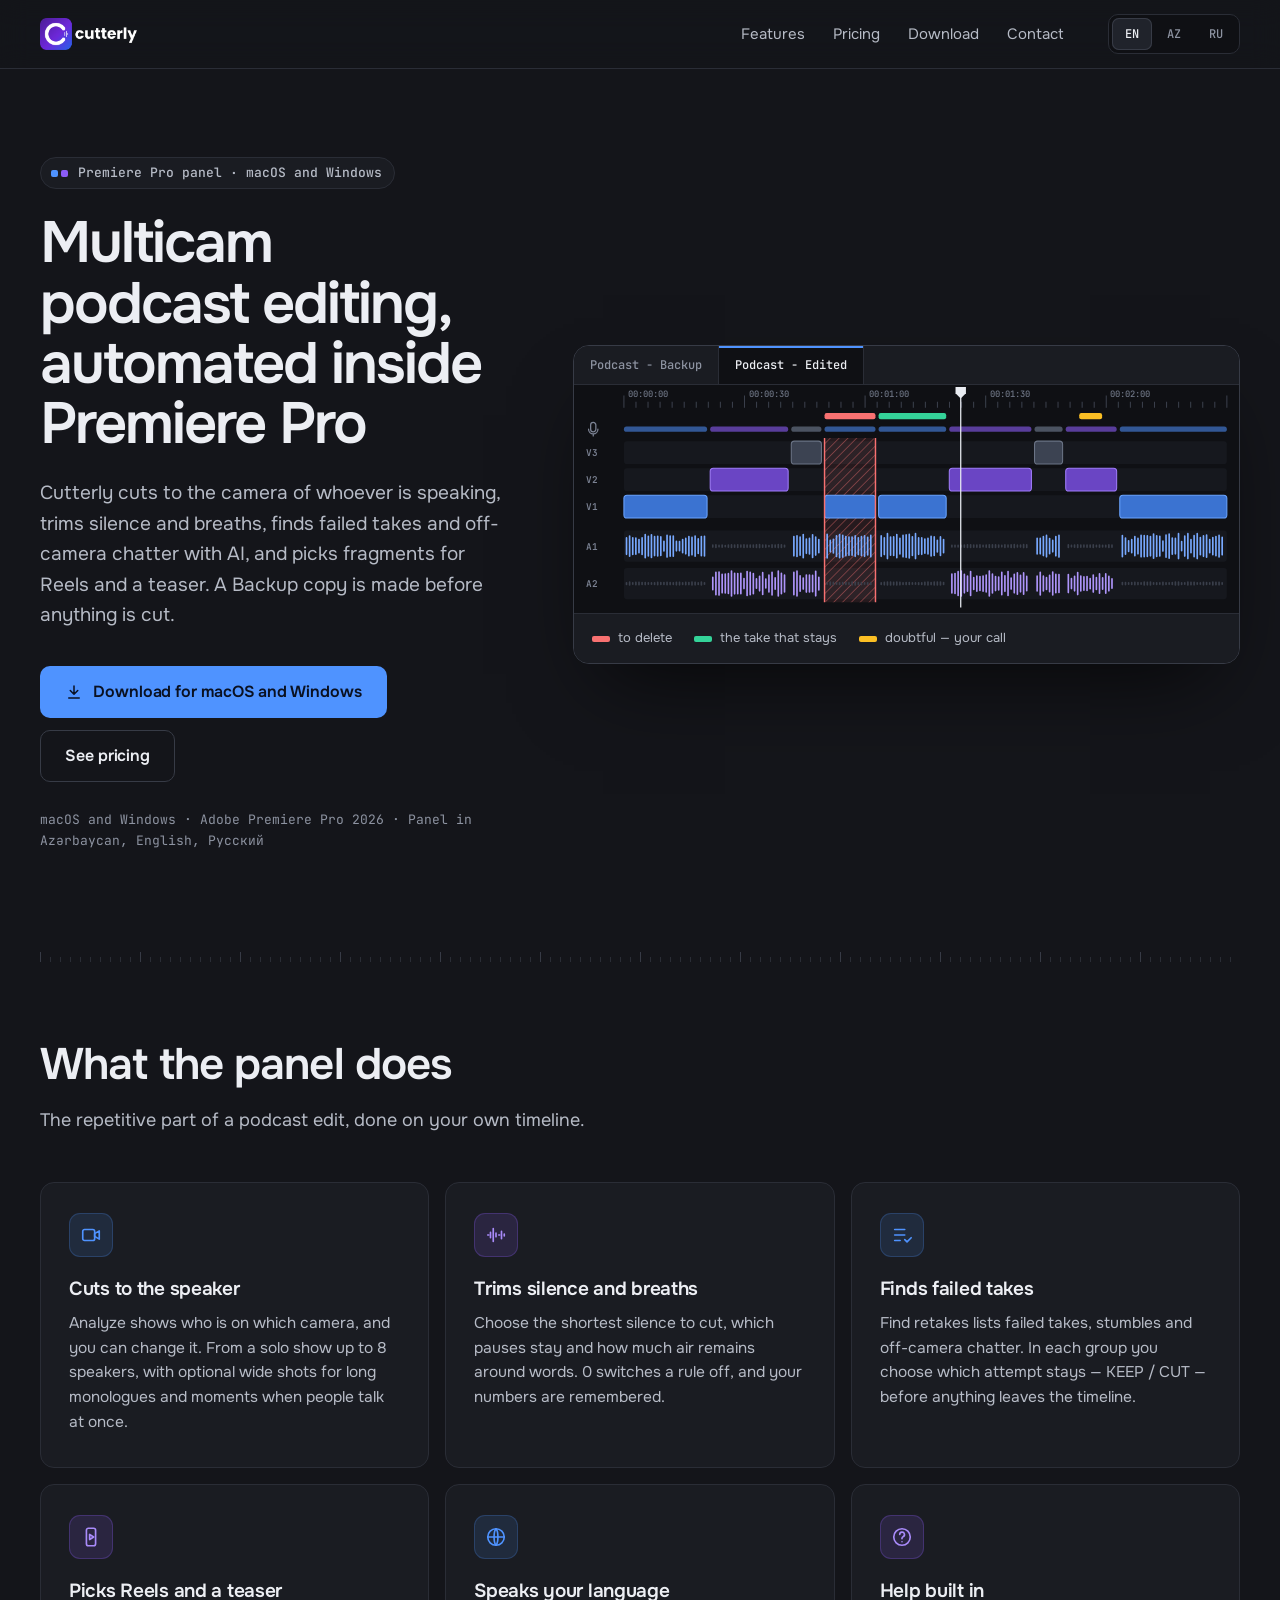
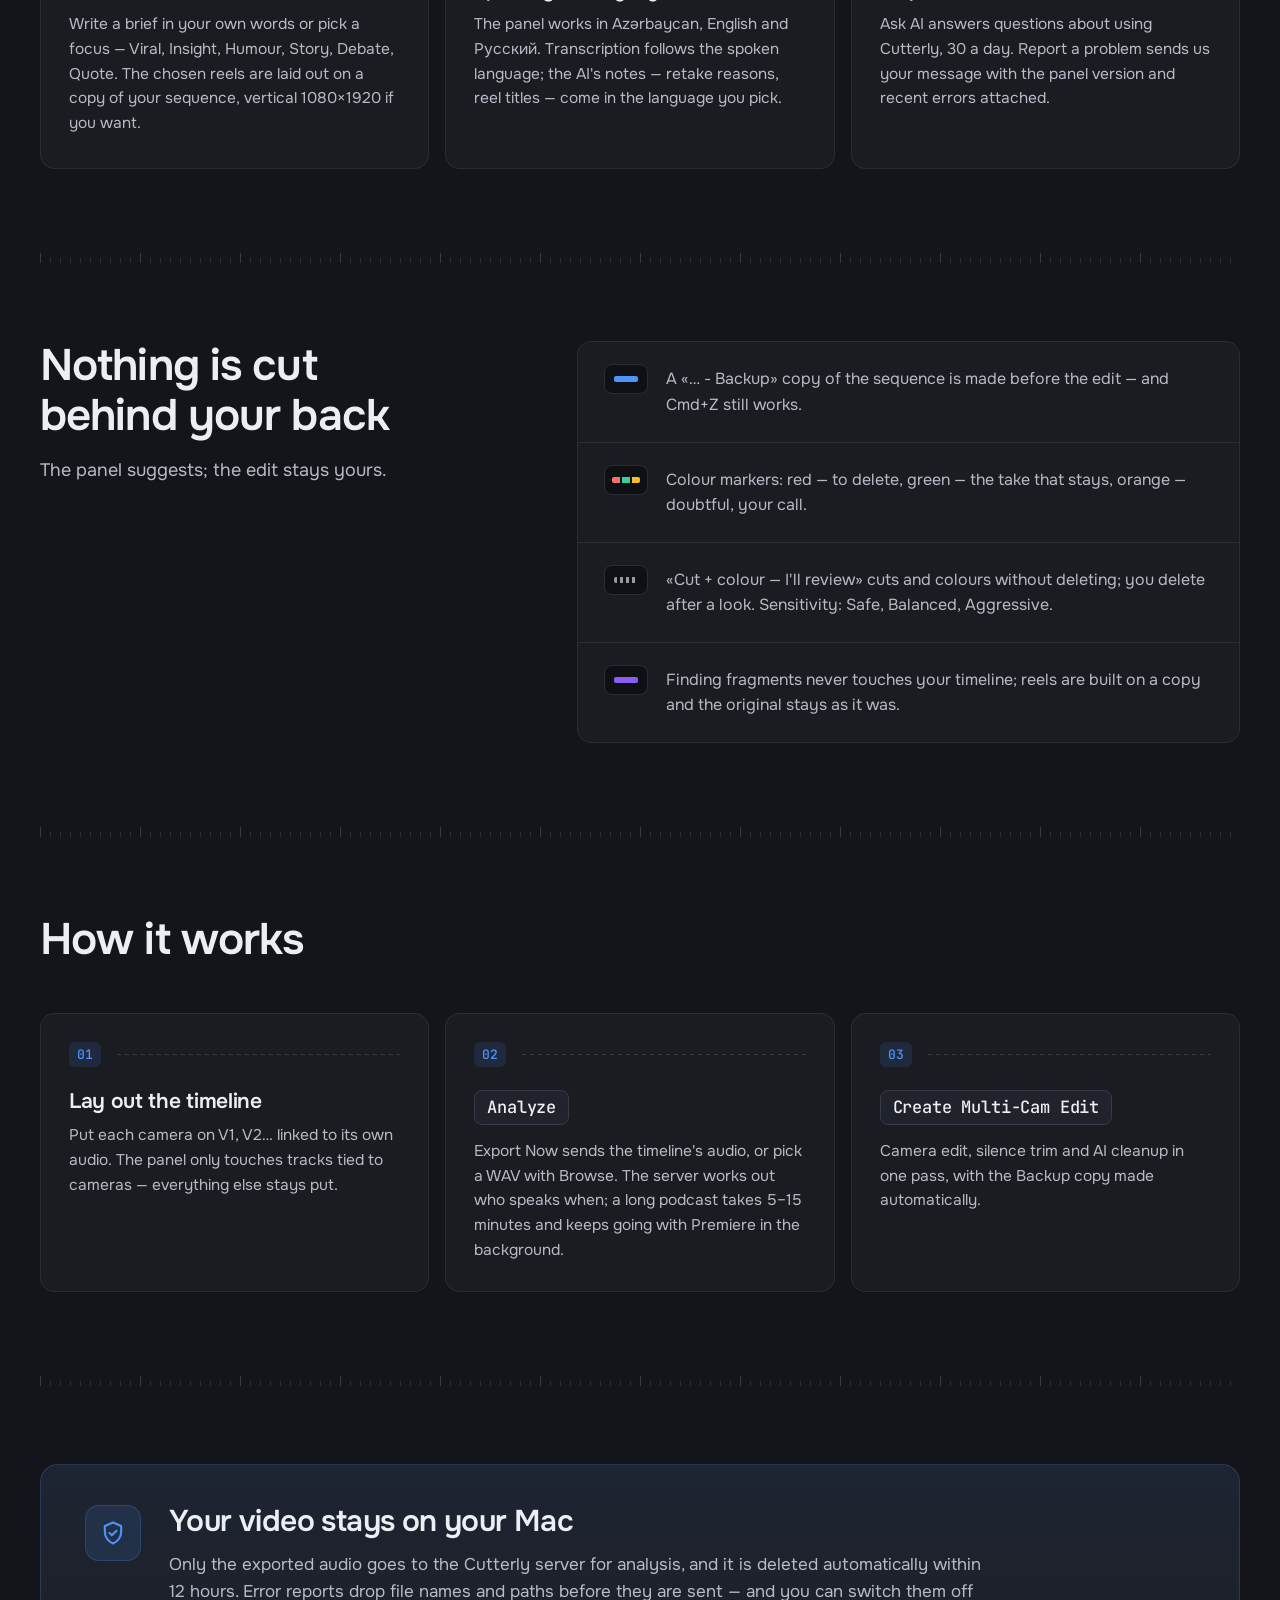
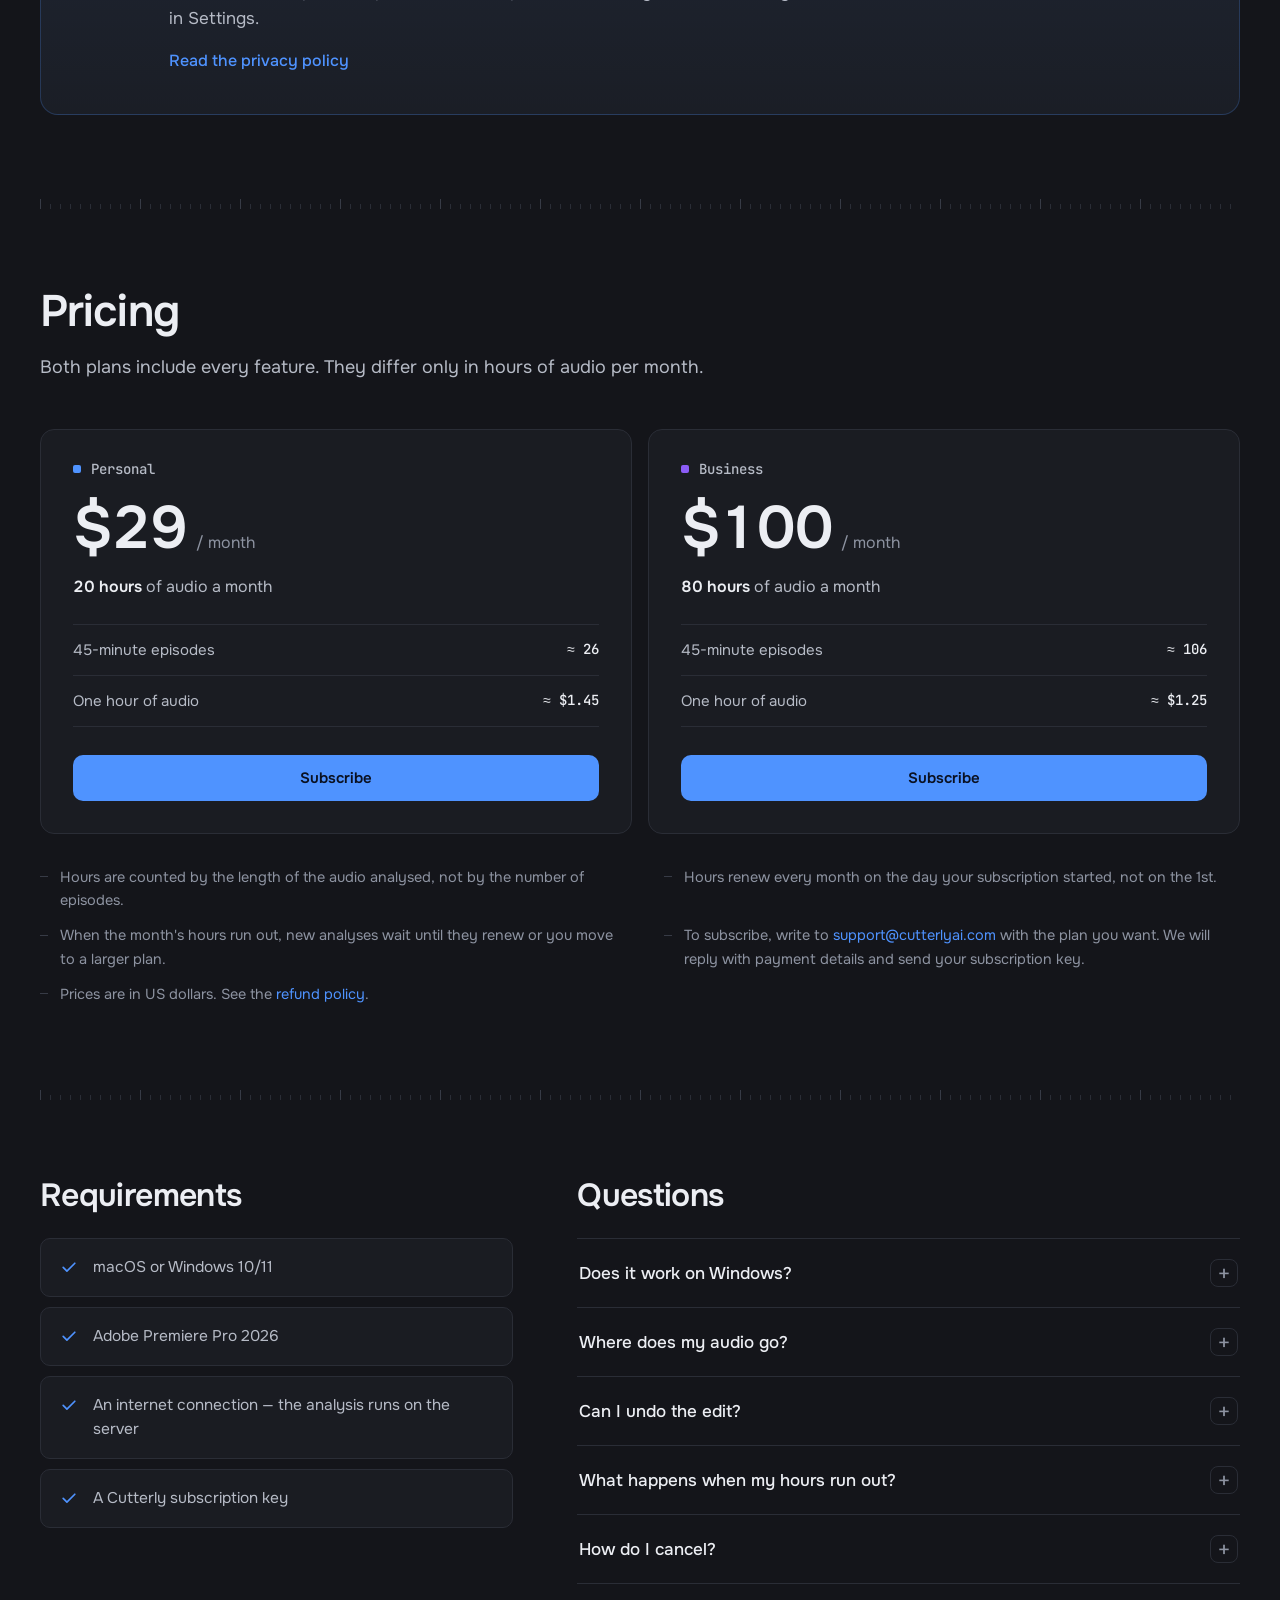
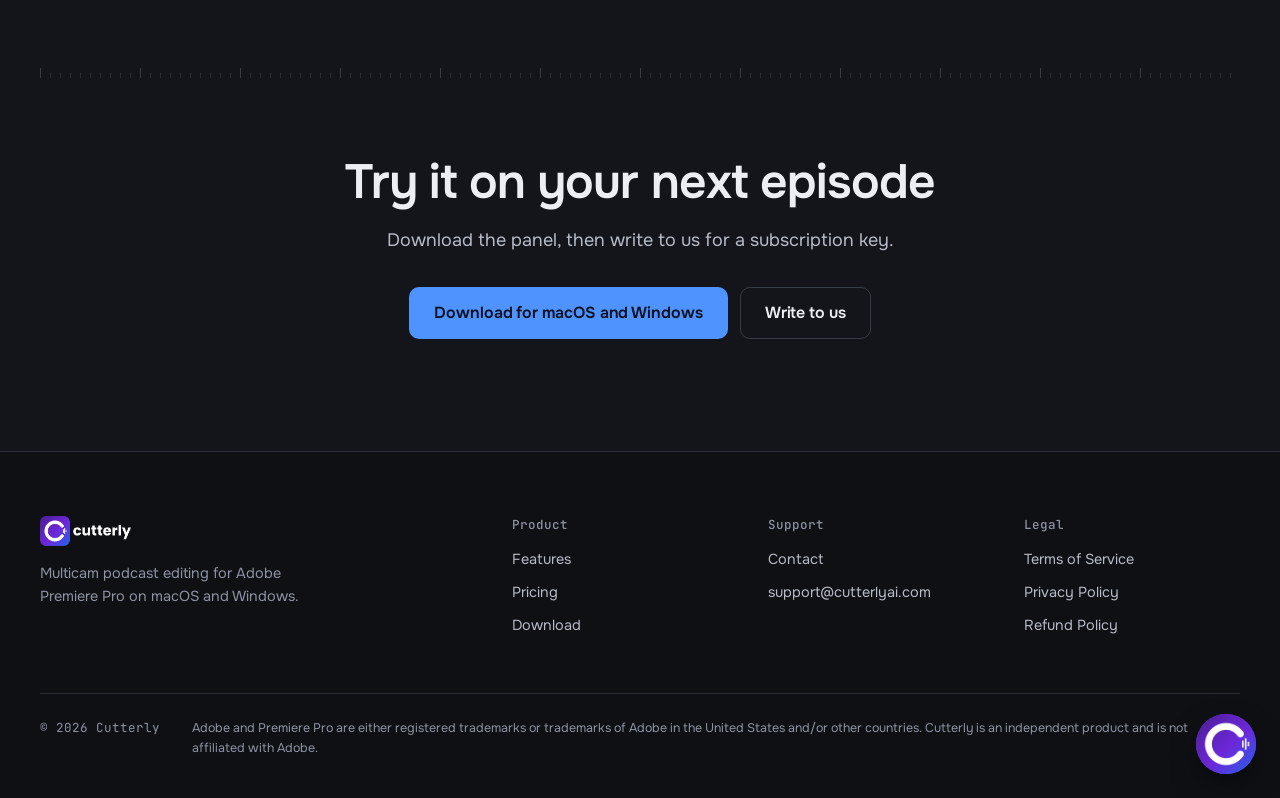
<file: index.html>
<!doctype html>
<html lang="en">
<head>
<meta charset="utf-8">
<meta name="viewport" content="width=device-width, initial-scale=1">
<title data-i18n="home.title">Cutterly — multicam podcast editing for Premiere Pro</title>
<meta name="description" data-i18n-attr="content:home.desc" content="A Premiere Pro panel for macOS and Windows that cuts to whoever is speaking, trims silence, finds failed takes with AI and picks Reels from your podcast.">
<meta property="og:title" content="Cutterly — multicam podcast editing for Premiere Pro">
<meta property="og:description" content="A Premiere Pro panel for macOS and Windows that cuts to whoever is speaking, trims silence, finds failed takes with AI and picks Reels from your podcast.">
<meta property="og:type" content="website">
<meta property="og:url" content="https://cutterlyai.com/">
<meta name="theme-color" content="#14151a">
<link rel="canonical" href="https://cutterlyai.com/">
<link rel="icon" href="favicon-32.png" type="image/png" sizes="32x32">
<link rel="apple-touch-icon" href="apple-touch-icon.png">
<link rel="stylesheet" href="assets/style.css?v=1.0.17">
<link rel="stylesheet" href="assets/chat.css">
<script>document.documentElement.classList.add("js-i18n");setTimeout(function(){document.documentElement.classList.add("i18n-ready")},1200);</script>
</head>
<body class="site">

<header class="site-header">
  <div class="wrap header-row">
    <a class="brand" href="./">
      <img class="logo-on-dark" src="assets/brand/cutterly-logo.png" alt="Cutterly" width="99" height="32"><img class="logo-on-light" src="assets/brand/cutterly-logo-light.png" alt="Cutterly" width="99" height="32">
    </a>
    <nav class="nav" aria-label="Main">
      <a href="#features" data-i18n="nav.features">Features</a>
      <a href="#pricing" data-i18n="nav.pricing">Pricing</a>
      <a href="download/" data-i18n="nav.download">Download</a>
      <a href="contact/" data-i18n="nav.contact">Contact</a>
    </nav>
    <div class="lang" role="group" aria-label="Language">
      <button type="button" data-lang="en" aria-pressed="true">EN</button>
      <button type="button" data-lang="az" aria-pressed="false">AZ</button>
      <button type="button" data-lang="ru" aria-pressed="false">RU</button>
    </div>
  </div>
</header>

<main>

  <section class="hero">
    <div class="wrap hero-grid">
      <div>
        <span class="eyebrow" data-i18n="home.eyebrow">Premiere Pro panel · macOS and Windows</span>
        <h1 data-i18n="home.h1">Multicam podcast editing, automated inside Premiere Pro</h1>
        <p class="lead" data-i18n="home.lead">Cutterly cuts to the camera of whoever is speaking, trims silence and breaths, finds failed takes and off-camera chatter with AI, and picks fragments for Reels and a teaser. A Backup copy is made before anything is cut.</p>
        <div class="actions">
          <a class="btn btn-primary btn-lg" href="download/">
            <svg viewBox="0 0 24 24" fill="none" stroke="currentColor" stroke-width="2" stroke-linecap="round" stroke-linejoin="round" aria-hidden="true"><path d="M12 4v11M7 10l5 5 5-5M5 20h14"/></svg>
            <span data-i18n="home.cta-download">Download for macOS and Windows</span>
          </a>
          <a class="btn btn-secondary btn-lg" href="#pricing" data-i18n="home.cta-pricing">See pricing</a>
        </div>
        <p class="meta-line" data-i18n="home.meta">macOS and Windows · Adobe Premiere Pro 2026 · Panel in Azərbaycan, English, Русский</p>
      </div>
      <figure class="hero-visual">
        <div class="tl-top" aria-hidden="true"><span>Podcast - Backup</span><span class="is-active">Podcast - Edited</span></div>
        <svg viewBox="0 0 640 220" xmlns="http://www.w3.org/2000/svg" role="img" data-i18n-attr="aria-label:home.illus" aria-label="A Premiere Pro timeline after Cutterly: camera cuts follow the speaker, a failed take is marked red, the kept take green and a doubtful spot orange."><defs><pattern id="tl-hatch" width="6" height="6" patternUnits="userSpaceOnUse" patternTransform="rotate(45)"><rect width="6" height="6" class="tl-hatch-bg"/><line x1="0" y1="0" x2="0" y2="6" class="tl-hatch-line"/></pattern></defs><rect class="tl-bg" x="0" y="0" width="640" height="220" rx="0"/><path class="tl-tick" d="M48.0 10V22 M59.6 16V22 M71.2 16V22 M82.8 16V22 M94.4 16V22 M106.0 16V22 M117.6 16V22 M129.2 16V22 M140.8 16V22 M152.4 16V22 M164.0 10V22 M175.6 16V22 M187.2 16V22 M198.8 16V22 M210.4 16V22 M222.0 16V22 M233.6 16V22 M245.2 16V22 M256.8 16V22 M268.4 16V22 M280.0 10V22 M291.6 16V22 M303.2 16V22 M314.8 16V22 M326.4 16V22 M338.0 16V22 M349.6 16V22 M361.2 16V22 M372.8 16V22 M384.4 16V22 M396.0 10V22 M407.6 16V22 M419.2 16V22 M430.8 16V22 M442.4 16V22 M454.0 16V22 M465.6 16V22 M477.2 16V22 M488.8 16V22 M500.4 16V22 M512.0 10V22 M523.6 16V22 M535.2 16V22 M546.8 16V22 M558.4 16V22 M570.0 16V22 M581.6 16V22 M593.2 16V22 M604.8 16V22 M616.4 16V22 M628.0 10V22"/><text class="tl-time" x="52" y="12">00:00:00</text><text class="tl-time" x="168" y="12">00:00:30</text><text class="tl-time" x="284" y="12">00:01:00</text><text class="tl-time" x="400" y="12">00:01:30</text><text class="tl-time" x="516" y="12">00:02:00</text><rect class="tl-row" x="48" y="54" width="580" height="22" rx="3"/><text class="tl-label" x="12" y="68.5">V3</text><rect class="tl-row" x="48" y="80" width="580" height="22" rx="3"/><text class="tl-label" x="12" y="94.5">V2</text><rect class="tl-row" x="48" y="106" width="580" height="22" rx="3"/><text class="tl-label" x="12" y="120.5">V1</text><rect class="tl-row" x="48" y="140" width="580" height="30" rx="3"/><text class="tl-label" x="12" y="158.5">A1</text><rect class="tl-row" x="48" y="176" width="580" height="30" rx="3"/><text class="tl-label" x="12" y="194.5">A2</text><path class="tl-label-icon" d="M16 38.5a2.5 2.5 0 0 1 5 0v4a2.5 2.5 0 0 1-5 0z M14 42.5a4.5 4.5 0 0 0 9 0 M18.5 47v2"/><rect class="tl-s1" x="48" y="40" width="80" height="5" rx="2.5"/><rect class="tl-s2" x="131" y="40" width="75" height="5" rx="2.5"/><rect class="tl-sw" x="209" y="40" width="29" height="5" rx="2.5"/><rect class="tl-s1" x="241" y="40" width="49" height="5" rx="2.5"/><rect class="tl-s1" x="293" y="40" width="65" height="5" rx="2.5"/><rect class="tl-s2" x="361" y="40" width="79" height="5" rx="2.5"/><rect class="tl-sw" x="443" y="40" width="27" height="5" rx="2.5"/><rect class="tl-s2" x="473" y="40" width="49" height="5" rx="2.5"/><rect class="tl-s1" x="525" y="40" width="103" height="5" rx="2.5"/><rect class="tl-cut" x="241" y="51" width="49" height="158" rx="3" fill="url(#tl-hatch)"/><rect class="tl-m-red" x="241" y="27" width="49" height="6" rx="2"/><rect class="tl-m-green" x="293" y="27" width="65" height="6" rx="2"/><rect class="tl-m-orange" x="486" y="27" width="22" height="6" rx="2"/><rect class="tl-v1" x="48" y="106" width="80" height="22" rx="3"/><rect class="tl-v2" x="131" y="80" width="75" height="22" rx="3"/><rect class="tl-v3" x="209" y="54" width="29" height="22" rx="3"/><rect class="tl-v1" x="241" y="106" width="49" height="22" rx="3"/><rect class="tl-v1" x="293" y="106" width="65" height="22" rx="3"/><rect class="tl-v2" x="361" y="80" width="79" height="22" rx="3"/><rect class="tl-v3" x="443" y="54" width="27" height="22" rx="3"/><rect class="tl-v2" x="473" y="80" width="49" height="22" rx="3"/><rect class="tl-v1" x="525" y="106" width="103" height="22" rx="3"/><path class="tl-a1" d="M50.5 147.1V162.9 M53.5 145.3V164.7 M56.5 147.0V163.0 M59.5 147.2V162.8 M62.5 148.7V161.3 M65.5 147.0V163.0 M68.5 143.9V166.1 M71.5 145.5V164.5 M74.5 144.1V165.9 M77.5 145.9V164.1 M80.5 145.6V164.4 M83.5 146.1V163.9 M86.5 150.4V159.6 M89.5 144.5V165.5 M92.5 145.3V164.7 M95.5 145.3V164.7 M98.5 150.5V159.5 M101.5 150.6V159.4 M104.5 148.6V161.4 M107.5 147.6V162.4 M110.5 145.8V164.2 M113.5 146.6V163.4 M116.5 145.3V164.7 M119.5 148.0V162.0 M122.5 145.8V164.2 M125.5 145.6V164.4 M211.5 145.7V164.3 M214.5 145.0V165.0 M217.5 146.2V163.8 M220.5 143.8V166.2 M223.5 148.1V161.9 M226.5 147.5V162.5 M229.5 144.1V165.9 M232.5 146.4V163.6 M235.5 148.6V161.4 M243.5 143.6V166.4 M246.5 149.5V160.5 M249.5 148.4V161.6 M252.5 145.0V165.0 M255.5 143.9V166.1 M258.5 144.5V165.5 M261.5 145.7V164.3 M264.5 146.2V163.8 M267.5 146.2V163.8 M270.5 145.2V164.8 M273.5 146.9V163.1 M276.5 145.9V164.1 M279.5 145.2V164.8 M282.5 146.5V163.5 M285.5 144.7V165.3 M295.5 145.2V164.8 M298.5 146.9V163.1 M301.5 143.0V167.0 M304.5 146.2V163.8 M307.5 146.1V163.9 M310.5 143.8V166.2 M313.5 147.4V162.6 M316.5 144.7V165.3 M319.5 144.2V165.8 M322.5 143.7V166.3 M325.5 146.0V164.0 M328.5 143.0V167.0 M331.5 147.1V162.9 M334.5 147.1V162.9 M337.5 148.2V161.8 M340.5 147.5V162.5 M343.5 145.5V164.5 M346.5 146.1V163.9 M349.5 149.4V160.6 M352.5 146.1V163.9 M355.5 148.6V161.4 M445.5 147.4V162.6 M448.5 147.6V162.4 M451.5 145.9V164.1 M454.5 144.7V165.3 M457.5 147.7V162.3 M460.5 149.5V160.5 M463.5 145.7V164.3 M466.5 144.5V165.5 M527.5 144.8V165.2 M530.5 147.2V162.8 M533.5 149.9V160.1 M536.5 148.6V161.4 M539.5 145.8V164.2 M542.5 147.6V162.4 M545.5 144.7V165.3 M548.5 144.8V165.2 M551.5 145.0V165.0 M554.5 145.7V164.3 M557.5 143.4V166.6 M560.5 145.0V165.0 M563.5 145.5V164.5 M566.5 150.2V159.8 M569.5 144.4V165.6 M572.5 143.4V166.6 M575.5 147.2V162.8 M578.5 147.6V162.4 M581.5 143.0V167.0 M584.5 150.6V159.4 M587.5 145.4V164.6 M590.5 143.0V167.0 M593.5 148.7V161.3 M596.5 144.9V165.1 M599.5 143.0V167.0 M602.5 146.8V163.2 M605.5 145.2V164.8 M608.5 144.4V165.6 M611.5 148.6V161.4 M614.5 146.7V163.3 M617.5 145.8V164.2 M620.5 144.6V165.4 M623.5 146.6V163.4"/><path class="tl-a2" d="M133.5 185.1V196.9 M136.5 180.2V201.8 M139.5 179.9V202.1 M142.5 182.1V199.9 M145.5 181.9V200.1 M148.5 181.5V200.5 M151.5 179.0V203.0 M154.5 181.1V200.9 M157.5 181.3V200.7 M160.5 181.2V200.8 M163.5 186.2V195.8 M166.5 179.5V202.5 M169.5 180.3V201.7 M172.5 181.3V200.7 M175.5 186.5V195.5 M178.5 184.0V198.0 M181.5 180.5V201.5 M184.5 186.7V195.3 M187.5 182.9V199.1 M190.5 180.1V201.9 M193.5 185.6V196.4 M196.5 179.0V203.0 M199.5 181.2V200.8 M202.5 182.9V199.1 M211.5 180.3V201.7 M214.5 179.1V202.9 M217.5 183.6V198.4 M220.5 185.7V196.3 M223.5 182.8V199.2 M226.5 182.9V199.1 M229.5 183.2V198.8 M232.5 179.2V202.8 M235.5 184.9V197.1 M363.5 181.9V200.1 M366.5 181.4V200.6 M369.5 179.6V202.4 M372.5 179.0V203.0 M375.5 182.1V199.9 M378.5 183.7V198.3 M381.5 179.5V202.5 M384.5 185.3V196.7 M387.5 183.7V198.3 M390.5 184.3V197.7 M393.5 183.7V198.3 M396.5 182.9V199.1 M399.5 179.0V203.0 M402.5 182.0V200.0 M405.5 184.2V197.8 M408.5 184.8V197.2 M411.5 180.2V201.8 M414.5 183.5V198.5 M417.5 179.5V202.5 M420.5 185.7V196.3 M423.5 182.1V199.9 M426.5 180.8V201.2 M429.5 183.0V199.0 M432.5 180.8V201.2 M435.5 184.1V197.9 M445.5 183.9V198.1 M448.5 180.1V201.9 M451.5 183.9V198.1 M454.5 185.3V196.7 M457.5 183.1V198.9 M460.5 180.0V202.0 M463.5 182.2V199.8 M466.5 182.4V199.6 M475.5 182.3V199.7 M478.5 186.2V195.8 M481.5 184.0V198.0 M484.5 180.4V201.6 M487.5 183.8V198.2 M490.5 184.6V197.4 M493.5 184.3V197.7 M496.5 186.1V195.9 M499.5 182.8V199.2 M502.5 185.3V196.7 M505.5 181.7V200.3 M508.5 185.6V196.4 M511.5 181.7V200.3 M514.5 184.0V198.0 M517.5 186.5V195.5"/><path class="tl-quiet" d="M133.5 154.1V155.9 M136.5 153.8V156.2 M139.5 154.3V155.7 M142.5 154.0V156.0 M145.5 154.4V155.6 M148.5 153.9V156.1 M151.5 153.8V156.2 M154.5 153.9V156.1 M157.5 153.7V156.3 M160.5 154.1V155.9 M163.5 153.8V156.2 M166.5 153.9V156.1 M169.5 153.9V156.1 M172.5 154.0V156.0 M175.5 153.7V156.3 M178.5 153.6V156.4 M181.5 154.0V156.0 M184.5 153.9V156.1 M187.5 154.4V155.6 M190.5 153.8V156.2 M193.5 153.9V156.1 M196.5 153.6V156.4 M199.5 153.7V156.3 M202.5 154.2V155.8 M363.5 154.2V155.8 M366.5 154.2V155.8 M369.5 154.2V155.8 M372.5 154.2V155.8 M375.5 153.9V156.1 M378.5 153.7V156.3 M381.5 153.7V156.3 M384.5 154.0V156.0 M387.5 153.9V156.1 M390.5 153.8V156.2 M393.5 154.3V155.7 M396.5 153.9V156.1 M399.5 153.7V156.3 M402.5 153.8V156.2 M405.5 153.8V156.2 M408.5 154.0V156.0 M411.5 154.3V155.7 M414.5 153.8V156.2 M417.5 154.1V155.9 M420.5 153.8V156.2 M423.5 153.6V156.4 M426.5 154.1V155.9 M429.5 154.1V155.9 M432.5 153.6V156.4 M435.5 153.8V156.2 M475.5 153.8V156.2 M478.5 154.3V155.7 M481.5 154.0V156.0 M484.5 153.8V156.2 M487.5 154.0V156.0 M490.5 154.1V155.9 M493.5 154.0V156.0 M496.5 154.0V156.0 M499.5 153.8V156.2 M502.5 154.3V155.7 M505.5 154.0V156.0 M508.5 154.2V155.8 M511.5 154.2V155.8 M514.5 153.8V156.2 M517.5 154.0V156.0 M50.5 190.2V191.8 M53.5 189.7V192.3 M56.5 190.3V191.7 M59.5 189.9V192.1 M62.5 189.9V192.1 M65.5 190.1V191.9 M68.5 190.0V192.0 M71.5 190.3V191.7 M74.5 190.4V191.6 M77.5 190.2V191.8 M80.5 189.9V192.1 M83.5 190.1V191.9 M86.5 190.1V191.9 M89.5 189.9V192.1 M92.5 190.0V192.0 M95.5 190.2V191.8 M98.5 189.8V192.2 M101.5 189.8V192.2 M104.5 190.2V191.8 M107.5 189.9V192.1 M110.5 190.0V192.0 M113.5 189.7V192.3 M116.5 189.8V192.2 M119.5 190.2V191.8 M122.5 189.6V192.4 M125.5 190.3V191.7 M243.5 190.4V191.6 M246.5 189.7V192.3 M249.5 189.9V192.1 M252.5 190.3V191.7 M255.5 190.2V191.8 M258.5 190.1V191.9 M261.5 190.1V191.9 M264.5 190.3V191.7 M267.5 189.7V192.3 M270.5 189.6V192.4 M273.5 190.0V192.0 M276.5 190.0V192.0 M279.5 190.3V191.7 M282.5 190.3V191.7 M285.5 190.1V191.9 M295.5 190.2V191.8 M298.5 189.8V192.2 M301.5 189.6V192.4 M304.5 189.7V192.3 M307.5 189.8V192.2 M310.5 189.7V192.3 M313.5 189.8V192.2 M316.5 190.2V191.8 M319.5 190.0V192.0 M322.5 190.1V191.9 M325.5 190.4V191.6 M328.5 190.4V191.6 M331.5 190.2V191.8 M334.5 190.2V191.8 M337.5 189.8V192.2 M340.5 189.6V192.4 M343.5 190.0V192.0 M346.5 189.7V192.3 M349.5 189.6V192.4 M352.5 189.6V192.4 M355.5 190.1V191.9 M527.5 190.0V192.0 M530.5 190.0V192.0 M533.5 190.4V191.6 M536.5 190.1V191.9 M539.5 189.9V192.1 M542.5 190.0V192.0 M545.5 190.3V191.7 M548.5 189.6V192.4 M551.5 189.8V192.2 M554.5 189.6V192.4 M557.5 190.3V191.7 M560.5 190.2V191.8 M563.5 190.4V191.6 M566.5 189.8V192.2 M569.5 190.2V191.8 M572.5 190.3V191.7 M575.5 190.1V191.9 M578.5 189.7V192.3 M581.5 189.7V192.3 M584.5 190.2V191.8 M587.5 190.3V191.7 M590.5 189.7V192.3 M593.5 189.9V192.1 M596.5 189.8V192.2 M599.5 190.3V191.7 M602.5 190.4V191.6 M605.5 189.8V192.2 M608.5 190.1V191.9 M611.5 190.3V191.7 M614.5 189.6V192.4 M617.5 189.9V192.1 M620.5 189.8V192.2 M623.5 190.3V191.7"/><path class="tl-cut-edge" d="M241 51V209M290 51V209"/><g class="tl-head"><path class="tl-head-line" d="M372 4V214"/><path class="tl-head-cap" d="M367 2h10v6l-5 5l-5-5z"/></g></svg>
        <figcaption class="legend">
          <span><i style="background:var(--red)"></i><span data-i18n="legend.cut">to delete</span></span>
          <span><i style="background:var(--green)"></i><span data-i18n="legend.keep">the take that stays</span></span>
          <span><i style="background:var(--orange)"></i><span data-i18n="legend.check">doubtful — your call</span></span>
        </figcaption>
      </figure>
    </div>
  </section>

  <section class="section" id="features">
    <div class="wrap">
      <div class="section-head">
        <h2 data-i18n="feat.h2">What the panel does</h2>
        <p data-i18n="feat.lead">The repetitive part of a podcast edit, done on your own timeline.</p>
      </div>
      <div class="grid">
        <article class="card">
          <div class="icon"><svg viewBox="0 0 24 24" fill="none" stroke="currentColor" stroke-width="1.8" stroke-linecap="round" stroke-linejoin="round" aria-hidden="true"><rect x="3" y="6" width="13" height="12" rx="2"/><path d="M16 10.5l5-3v9l-5-3z"/></svg></div>
          <h3 data-i18n="feat.cam.h">Cuts to the speaker</h3>
          <p data-i18n="feat.cam.p">Analyze shows who is on which camera, and you can change it. From a solo show up to 8 speakers, with optional wide shots for long monologues and moments when people talk at once.</p>
        </article>
        <article class="card">
          <div class="icon violet"><svg viewBox="0 0 24 24" fill="none" stroke="currentColor" stroke-width="1.8" stroke-linecap="round" aria-hidden="true"><path d="M3 12h1M6 9v6M9 5v14M12 10v4"/><path d="M15 12h1" stroke-dasharray="1 2"/><path d="M18 8v8M21 11v2"/></svg></div>
          <h3 data-i18n="feat.sil.h">Trims silence and breaths</h3>
          <p data-i18n="feat.sil.p">Choose the shortest silence to cut, which pauses stay and how much air remains around words. 0 switches a rule off, and your numbers are remembered.</p>
        </article>
        <article class="card">
          <div class="icon"><svg viewBox="0 0 24 24" fill="none" stroke="currentColor" stroke-width="1.8" stroke-linecap="round" stroke-linejoin="round" aria-hidden="true"><path d="M4 6h11M4 12h11M4 18h6"/><path d="M15 17l2.5 2.5L22 15"/></svg></div>
          <h3 data-i18n="feat.ai.h">Finds failed takes</h3>
          <p data-i18n="feat.ai.p">Find retakes lists failed takes, stumbles and off-camera chatter. In each group you choose which attempt stays — KEEP / CUT — before anything leaves the timeline.</p>
        </article>
        <article class="card">
          <div class="icon violet"><svg viewBox="0 0 24 24" fill="none" stroke="currentColor" stroke-width="1.8" stroke-linecap="round" stroke-linejoin="round" aria-hidden="true"><rect x="7" y="2.5" width="10" height="19" rx="2.2"/><path d="M10.5 9.2v5.6l4.4-2.8z"/></svg></div>
          <h3 data-i18n="feat.reels.h">Picks Reels and a teaser</h3>
          <p data-i18n="feat.reels.p">Write a brief in your own words or pick a focus — Viral, Insight, Humour, Story, Debate, Quote. The chosen reels are laid out on a copy of your sequence, vertical 1080×1920 if you want.</p>
        </article>
        <article class="card">
          <div class="icon"><svg viewBox="0 0 24 24" fill="none" stroke="currentColor" stroke-width="1.8" stroke-linecap="round" aria-hidden="true"><circle cx="12" cy="12" r="9"/><path d="M3 12h18M12 3c2.8 3 2.8 15 0 18M12 3c-2.8 3-2.8 15 0 18"/></svg></div>
          <h3 data-i18n="feat.lang.h">Speaks your language</h3>
          <p data-i18n="feat.lang.p">The panel works in Azərbaycan, English and Русский. Transcription follows the spoken language; the AI's notes — retake reasons, reel titles — come in the language you pick.</p>
        </article>
        <article class="card">
          <div class="icon violet"><svg viewBox="0 0 24 24" fill="none" stroke="currentColor" stroke-width="1.8" stroke-linecap="round" stroke-linejoin="round" aria-hidden="true"><circle cx="12" cy="12" r="9"/><path d="M9.5 9.3a2.6 2.6 0 1 1 3.6 2.4c-.7.3-1.1.9-1.1 1.6v.6"/><path d="M12 17.2h.01"/></svg></div>
          <h3 data-i18n="feat.help.h">Help built in</h3>
          <p data-i18n="feat.help.p">Ask AI answers questions about using Cutterly, 30 a day. Report a problem sends us your message with the panel version and recent errors attached.</p>
        </article>
      </div>
    </div>
  </section>

  <section class="section">
    <div class="wrap split">
      <div class="section-head" style="margin:0">
        <h2 data-i18n="ctrl.h2">Nothing is cut behind your back</h2>
        <p data-i18n="ctrl.lead">The panel suggests; the edit stays yours.</p>
      </div>
      <ul class="checks">
        <li><span class="dot blue"></span><span data-i18n="ctrl.1">A «… - Backup» copy of the sequence is made before the edit — and Cmd+Z still works.</span></li>
        <li><span class="dot markers"></span><span data-i18n="ctrl.2">Colour markers: red — to delete, green — the take that stays, orange — doubtful, your call.</span></li>
        <li><span class="dot review"></span><span data-i18n="ctrl.3">«Cut + colour — I'll review» cuts and colours without deleting; you delete after a look. Sensitivity: Safe, Balanced, Aggressive.</span></li>
        <li><span class="dot violet"></span><span data-i18n="ctrl.4">Finding fragments never touches your timeline; reels are built on a copy and the original stays as it was.</span></li>
      </ul>
    </div>
  </section>

  <section class="section">
    <div class="wrap">
      <div class="section-head">
        <h2 data-i18n="steps.h2">How it works</h2>
      </div>
      <ol class="steps">
        <li class="card">
          <h3 data-i18n="steps.1.h">Lay out the timeline</h3>
          <p data-i18n="steps.1.p">Put each camera on V1, V2… linked to its own audio. The panel only touches tracks tied to cameras — everything else stays put.</p>
        </li>
        <li class="card">
          <h3>Analyze</h3>
          <p data-i18n="steps.2.p">Export Now sends the timeline's audio, or pick a WAV with Browse. The server works out who speaks when; a long podcast takes 5–15 minutes and keeps going with Premiere in the background.</p>
        </li>
        <li class="card">
          <h3>Create Multi-Cam Edit</h3>
          <p data-i18n="steps.3.p">Camera edit, silence trim and AI cleanup in one pass, with the Backup copy made automatically.</p>
        </li>
      </ol>
    </div>
  </section>

  <section class="section">
    <div class="wrap">
      <div class="band">
        <div class="icon"><svg viewBox="0 0 24 24" fill="none" stroke="currentColor" stroke-width="1.8" stroke-linecap="round" stroke-linejoin="round" aria-hidden="true"><path d="M12 3l7 3v5c0 4.5-3 8.4-7 10-4-1.6-7-5.5-7-10V6z"/><path d="M9 12l2 2 4-4"/></svg></div>
        <div>
          <h2 data-i18n="priv.h2">Your video stays on your Mac</h2>
          <p data-i18n="priv.p">Only the exported audio goes to the Cutterly server for analysis, and it is deleted automatically within 12 hours. Error reports drop file names and paths before they are sent — and you can switch them off in Settings.</p>
          <a href="privacy/" data-i18n="priv.link">Read the privacy policy</a>
        </div>
      </div>
    </div>
  </section>

  <section class="section" id="pricing">
    <div class="wrap">
      <div class="section-head">
        <h2 data-i18n="price.h2">Pricing</h2>
        <p data-i18n="price.lead">Both plans include every feature. They differ only in hours of audio per month.</p>
      </div>
      <div class="plans">
        <article class="card plan">
          <p class="plan-name" data-site="plans.personal.name">Personal</p>
          <p class="price"><span data-site="price:personal"></span><small data-i18n="price.month">/ month</small></p>
          <p class="plan-hours"><b><span data-site="plans.personal.hours"></span> <span data-site-unit="plans.personal.hours|unit.hours"></span></b> <span data-i18n="price.hours">of audio a month</span></p>
          <ul class="plan-facts">
            <li><span data-i18n="price.episodes">45-minute episodes</span><b>≈ <span data-site="episodes:personal"></span></b></li>
            <li><span data-i18n="price.perhour">One hour of audio</span><b>≈ <span data-site="perhour:personal"></span></b></li>
          </ul>
          <a class="btn btn-primary" data-site-href="subscribe:personal" href="contact/" data-i18n="price.cta">Subscribe</a>
        </article>
        <article class="card plan">
          <p class="plan-name" data-site="plans.business.name">Business</p>
          <p class="price"><span data-site="price:business"></span><small data-i18n="price.month">/ month</small></p>
          <p class="plan-hours"><b><span data-site="plans.business.hours"></span> <span data-site-unit="plans.business.hours|unit.hours"></span></b> <span data-i18n="price.hours">of audio a month</span></p>
          <ul class="plan-facts">
            <li><span data-i18n="price.episodes">45-minute episodes</span><b>≈ <span data-site="episodes:business"></span></b></li>
            <li><span data-i18n="price.perhour">One hour of audio</span><b>≈ <span data-site="perhour:business"></span></b></li>
          </ul>
          <a class="btn btn-primary" data-site-href="subscribe:business" href="contact/" data-i18n="price.cta">Subscribe</a>
        </article>
      </div>
      <noscript><p class="muted">Prices are loaded with JavaScript. Write to support@cutterlyai.com for current prices.</p></noscript>
      <ul class="notes">
        <li data-i18n="price.note1">Hours are counted by the length of the audio analysed, not by the number of episodes.</li>
        <li data-i18n="price.note2">Hours renew every month on the day your subscription started, not on the 1st.</li>
        <li data-i18n="price.note3">When the month's hours run out, new analyses wait until they renew or you move to a larger plan.</li>
        <li data-i18n="price.how">To subscribe, write to <a data-site-href="mailto" href="contact/"><span data-site="supportEmail">support@cutterlyai.com</span></a> with the plan you want. We will reply with payment details and send your subscription key.</li>
        <li data-i18n="price.usd">Prices are in US dollars. See the <a href="refund/">refund policy</a>.</li>
      </ul>
    </div>
  </section>

  <section class="section" id="faq">
    <div class="wrap two">
      <div>
        <h2 data-i18n="req.h2">Requirements</h2>
        <ul class="req">
          <li><svg viewBox="0 0 24 24" fill="none" stroke="currentColor" stroke-width="2" stroke-linecap="round" stroke-linejoin="round" aria-hidden="true"><path d="M5 12.5l4.5 4.5L19 7.5"/></svg><span data-i18n="req.mac">macOS or Windows 10/11</span></li>
          <li><svg viewBox="0 0 24 24" fill="none" stroke="currentColor" stroke-width="2" stroke-linecap="round" stroke-linejoin="round" aria-hidden="true"><path d="M5 12.5l4.5 4.5L19 7.5"/></svg><span>Adobe Premiere Pro 2026</span></li>
          <li><svg viewBox="0 0 24 24" fill="none" stroke="currentColor" stroke-width="2" stroke-linecap="round" stroke-linejoin="round" aria-hidden="true"><path d="M5 12.5l4.5 4.5L19 7.5"/></svg><span data-i18n="req.net">An internet connection — the analysis runs on the server</span></li>
          <li><svg viewBox="0 0 24 24" fill="none" stroke="currentColor" stroke-width="2" stroke-linecap="round" stroke-linejoin="round" aria-hidden="true"><path d="M5 12.5l4.5 4.5L19 7.5"/></svg><span data-i18n="req.key">A Cutterly subscription key</span></li>
        </ul>
      </div>
      <div class="faq">
        <h2 data-i18n="faq.h2">Questions</h2>
        <details>
          <summary data-i18n="faq.win.q">Does it work on Windows?</summary>
          <p data-i18n="faq.win.a">Yes — Windows 10/11, alongside macOS. The <a href="download/">download page</a> has install steps for both.</p>
        </details>
        <details>
          <summary data-i18n="faq.audio.q">Where does my audio go?</summary>
          <p data-i18n="faq.audio.a">The audio sent for analysis is kept on the server temporarily and deleted within 12 hours. Your video files never leave your computer.</p>
        </details>
        <details>
          <summary data-i18n="faq.undo.q">Can I undo the edit?</summary>
          <p data-i18n="faq.undo.a">Yes — Cmd+Z, or carry on from the «… - Backup» copy made before the cut.</p>
        </details>
        <details>
          <summary data-i18n="faq.limit.q">What happens when my hours run out?</summary>
          <p data-i18n="faq.limit.a">New analyses do not start until your hours renew on your subscription day, or until you move to a larger plan.</p>
        </details>
        <details>
          <summary data-i18n="faq.cancel.q">How do I cancel?</summary>
          <p data-i18n="faq.cancel.a">Just don't renew — access stays until the end of the paid month and nothing is charged automatically. See the <a href="refund/">refund policy</a>.</p>
        </details>
      </div>
    </div>
  </section>

  <section class="section cta">
    <div class="wrap">
      <h2 data-i18n="cta.h2">Try it on your next episode</h2>
      <p data-i18n="cta.p">Download the panel, then write to us for a subscription key.</p>
      <div class="actions">
        <a class="btn btn-primary btn-lg" href="download/" data-i18n="home.cta-download">Download for macOS and Windows</a>
        <a class="btn btn-secondary btn-lg" data-site-href="mailto" href="contact/" data-i18n="cta.write">Write to us</a>
      </div>
    </div>
  </section>

</main>

<footer class="site-footer">
  <div class="wrap">
    <div class="foot-grid">
      <div>
        <a class="brand" href="./"><img class="logo-on-dark" src="assets/brand/cutterly-logo.png" alt="Cutterly" width="99" height="32"><img class="logo-on-light" src="assets/brand/cutterly-logo-light.png" alt="Cutterly" width="99" height="32"></a>
        <p data-i18n="foot.tagline">Multicam podcast editing for Adobe Premiere Pro on macOS and Windows.</p>
      </div>
      <div>
        <p class="foot-title" data-i18n="foot.product">Product</p>
        <a href="#features" data-i18n="nav.features">Features</a>
        <a href="#pricing" data-i18n="nav.pricing">Pricing</a>
        <a href="download/" data-i18n="nav.download">Download</a>
      </div>
      <div>
        <p class="foot-title" data-i18n="foot.support">Support</p>
        <a href="contact/" data-i18n="nav.contact">Contact</a>
        <a data-site-href="mailto" href="contact/"><span data-site="supportEmail">support@cutterlyai.com</span></a>
      </div>
      <div>
        <p class="foot-title" data-i18n="foot.legal">Legal</p>
        <a href="terms/" data-i18n="foot.terms">Terms of Service</a>
        <a href="privacy/" data-i18n="foot.privacy">Privacy Policy</a>
        <a href="refund/" data-i18n="foot.refund">Refund Policy</a>
      </div>
    </div>
    <div class="foot-bottom">
      <span>© 2026 Cutterly</span>
      <span data-i18n="foot.adobe">Adobe and Premiere Pro are either registered trademarks or trademarks of Adobe in the United States and/or other countries. Cutterly is an independent product and is not affiliated with Adobe.</span>
    </div>
  </div>
</footer>

<script src="assets/config.js?v=1.0.17"></script>
<script src="assets/i18n.js?v=1.0.17"></script>
<script src="assets/site.js?v=1.0.17"></script>
<script src="assets/chat.js?v=1.0.17"></script>
</body>
</html>
</file>
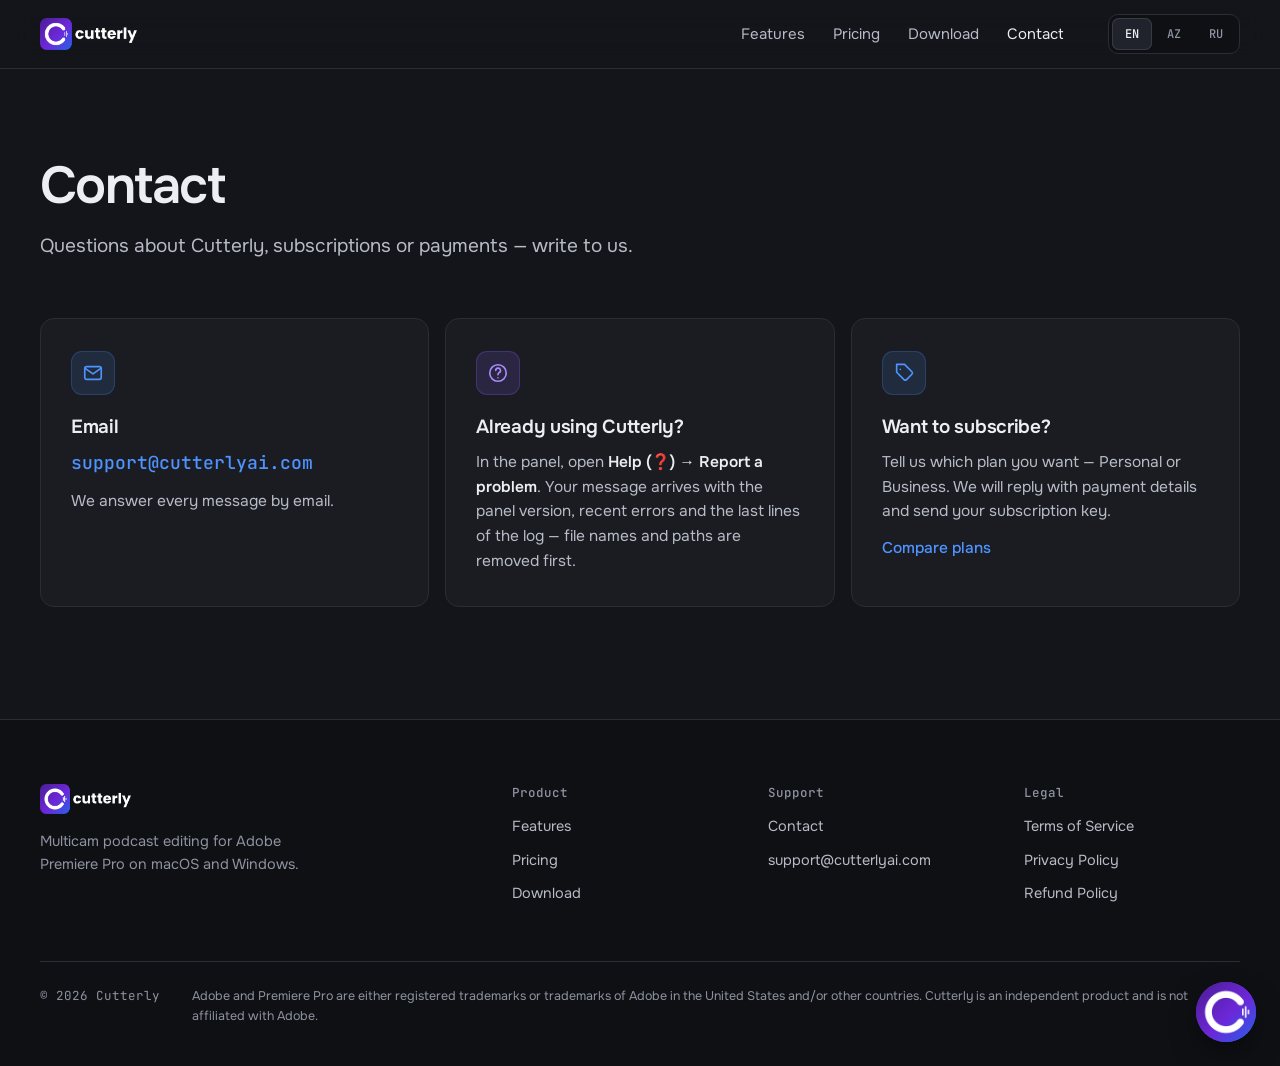
<file: contact/index.html>
<!doctype html>
<html lang="en">
<head>
<meta charset="utf-8">
<meta name="viewport" content="width=device-width, initial-scale=1">
<title data-i18n="ct.title">Contact — Cutterly</title>
<meta name="description" data-i18n-attr="content:ct.desc" content="Write to Cutterly about the panel, subscriptions or payments.">
<meta name="theme-color" content="#14151a">
<link rel="canonical" href="https://cutterlyai.com/contact/">
<link rel="icon" href="../favicon-32.png" type="image/png" sizes="32x32">
<link rel="apple-touch-icon" href="../apple-touch-icon.png">
<link rel="stylesheet" href="../assets/style.css?v=1.0.17">
<link rel="stylesheet" href="../assets/chat.css">
<script>document.documentElement.classList.add("js-i18n");setTimeout(function(){document.documentElement.classList.add("i18n-ready")},1200);</script>
</head>
<body class="site">

<header class="site-header">
  <div class="wrap header-row">
    <a class="brand" href="../">
      <img class="logo-on-dark" src="../assets/brand/cutterly-logo.png" alt="Cutterly" width="99" height="32"><img class="logo-on-light" src="../assets/brand/cutterly-logo-light.png" alt="Cutterly" width="99" height="32">
    </a>
    <nav class="nav" aria-label="Main">
      <a href="../#features" data-i18n="nav.features">Features</a>
      <a href="../#pricing" data-i18n="nav.pricing">Pricing</a>
      <a href="../download/" data-i18n="nav.download">Download</a>
      <a href="./" aria-current="page" data-i18n="nav.contact">Contact</a>
    </nav>
    <div class="lang" role="group" aria-label="Language">
      <button type="button" data-lang="en" aria-pressed="true">EN</button>
      <button type="button" data-lang="az" aria-pressed="false">AZ</button>
      <button type="button" data-lang="ru" aria-pressed="false">RU</button>
    </div>
  </div>
</header>

<main>
  <section class="page-hero">
    <div class="wrap">
      <h1 data-i18n="ct.h1">Contact</h1>
      <p class="lead" data-i18n="ct.lead">Questions about Cutterly, subscriptions or payments — write to us.</p>
    </div>
  </section>

  <section class="page">
    <div class="wrap contact-grid">
      <article class="card">
        <div class="icon"><svg viewBox="0 0 24 24" fill="none" stroke="currentColor" stroke-width="1.8" stroke-linecap="round" stroke-linejoin="round" aria-hidden="true"><rect x="3" y="5" width="18" height="14" rx="2"/><path d="M3.5 7l8.5 6 8.5-6"/></svg></div>
        <h3 data-i18n="ct.email.h">Email</h3>
        <p><a class="email-big" data-site-href="mailto" href="#"><span data-site="supportEmail">support@cutterlyai.com</span></a></p>
        <p data-i18n="ct.email.p">We answer every message by email.</p>
      </article>
      <article class="card">
        <div class="icon violet"><svg viewBox="0 0 24 24" fill="none" stroke="currentColor" stroke-width="1.8" stroke-linecap="round" stroke-linejoin="round" aria-hidden="true"><circle cx="12" cy="12" r="9"/><path d="M9.5 9.3a2.6 2.6 0 1 1 3.6 2.4c-.7.3-1.1.9-1.1 1.6v.6"/><path d="M12 17.2h.01"/></svg></div>
        <h3 data-i18n="ct.panel.h">Already using Cutterly?</h3>
        <p data-i18n="ct.panel.p">In the panel, open <b>Help (❓) → Report a problem</b>. Your message arrives with the panel version, recent errors and the last lines of the log — file names and paths are removed first.</p>
      </article>
      <article class="card">
        <div class="icon"><svg viewBox="0 0 24 24" fill="none" stroke="currentColor" stroke-width="1.8" stroke-linecap="round" stroke-linejoin="round" aria-hidden="true"><path d="M20.6 10.6l-8-8H4v8.6l8 8a2 2 0 0 0 2.8 0l5.8-5.8a2 2 0 0 0 0-2.8z"/><path d="M8 8h.01"/></svg></div>
        <h3 data-i18n="ct.sub.h">Want to subscribe?</h3>
        <p data-i18n="ct.sub.p">Tell us which plan you want — Personal or Business. We will reply with payment details and send your subscription key.</p>
        <p><a href="../#pricing" data-i18n="ct.sub.link">Compare plans</a></p>
      </article>
    </div>
  </section>
</main>

<footer class="site-footer">
  <div class="wrap">
    <div class="foot-grid">
      <div>
        <a class="brand" href="../"><img class="logo-on-dark" src="../assets/brand/cutterly-logo.png" alt="Cutterly" width="99" height="32"><img class="logo-on-light" src="../assets/brand/cutterly-logo-light.png" alt="Cutterly" width="99" height="32"></a>
        <p data-i18n="foot.tagline">Multicam podcast editing for Adobe Premiere Pro on macOS and Windows.</p>
      </div>
      <div>
        <p class="foot-title" data-i18n="foot.product">Product</p>
        <a href="../#features" data-i18n="nav.features">Features</a>
        <a href="../#pricing" data-i18n="nav.pricing">Pricing</a>
        <a href="../download/" data-i18n="nav.download">Download</a>
      </div>
      <div>
        <p class="foot-title" data-i18n="foot.support">Support</p>
        <a href="./" data-i18n="nav.contact">Contact</a>
        <a data-site-href="mailto" href="./"><span data-site="supportEmail">support@cutterlyai.com</span></a>
      </div>
      <div>
        <p class="foot-title" data-i18n="foot.legal">Legal</p>
        <a href="../terms/" data-i18n="foot.terms">Terms of Service</a>
        <a href="../privacy/" data-i18n="foot.privacy">Privacy Policy</a>
        <a href="../refund/" data-i18n="foot.refund">Refund Policy</a>
      </div>
    </div>
    <div class="foot-bottom">
      <span>© 2026 Cutterly</span>
      <span data-i18n="foot.adobe">Adobe and Premiere Pro are either registered trademarks or trademarks of Adobe in the United States and/or other countries. Cutterly is an independent product and is not affiliated with Adobe.</span>
    </div>
  </div>
</footer>

<script src="../assets/config.js?v=1.0.17"></script>
<script src="../assets/i18n.js?v=1.0.17"></script>
<script src="../assets/site.js?v=1.0.17"></script>
<script src="../assets/chat.js?v=1.0.17"></script>
</body>
</html>
</file>
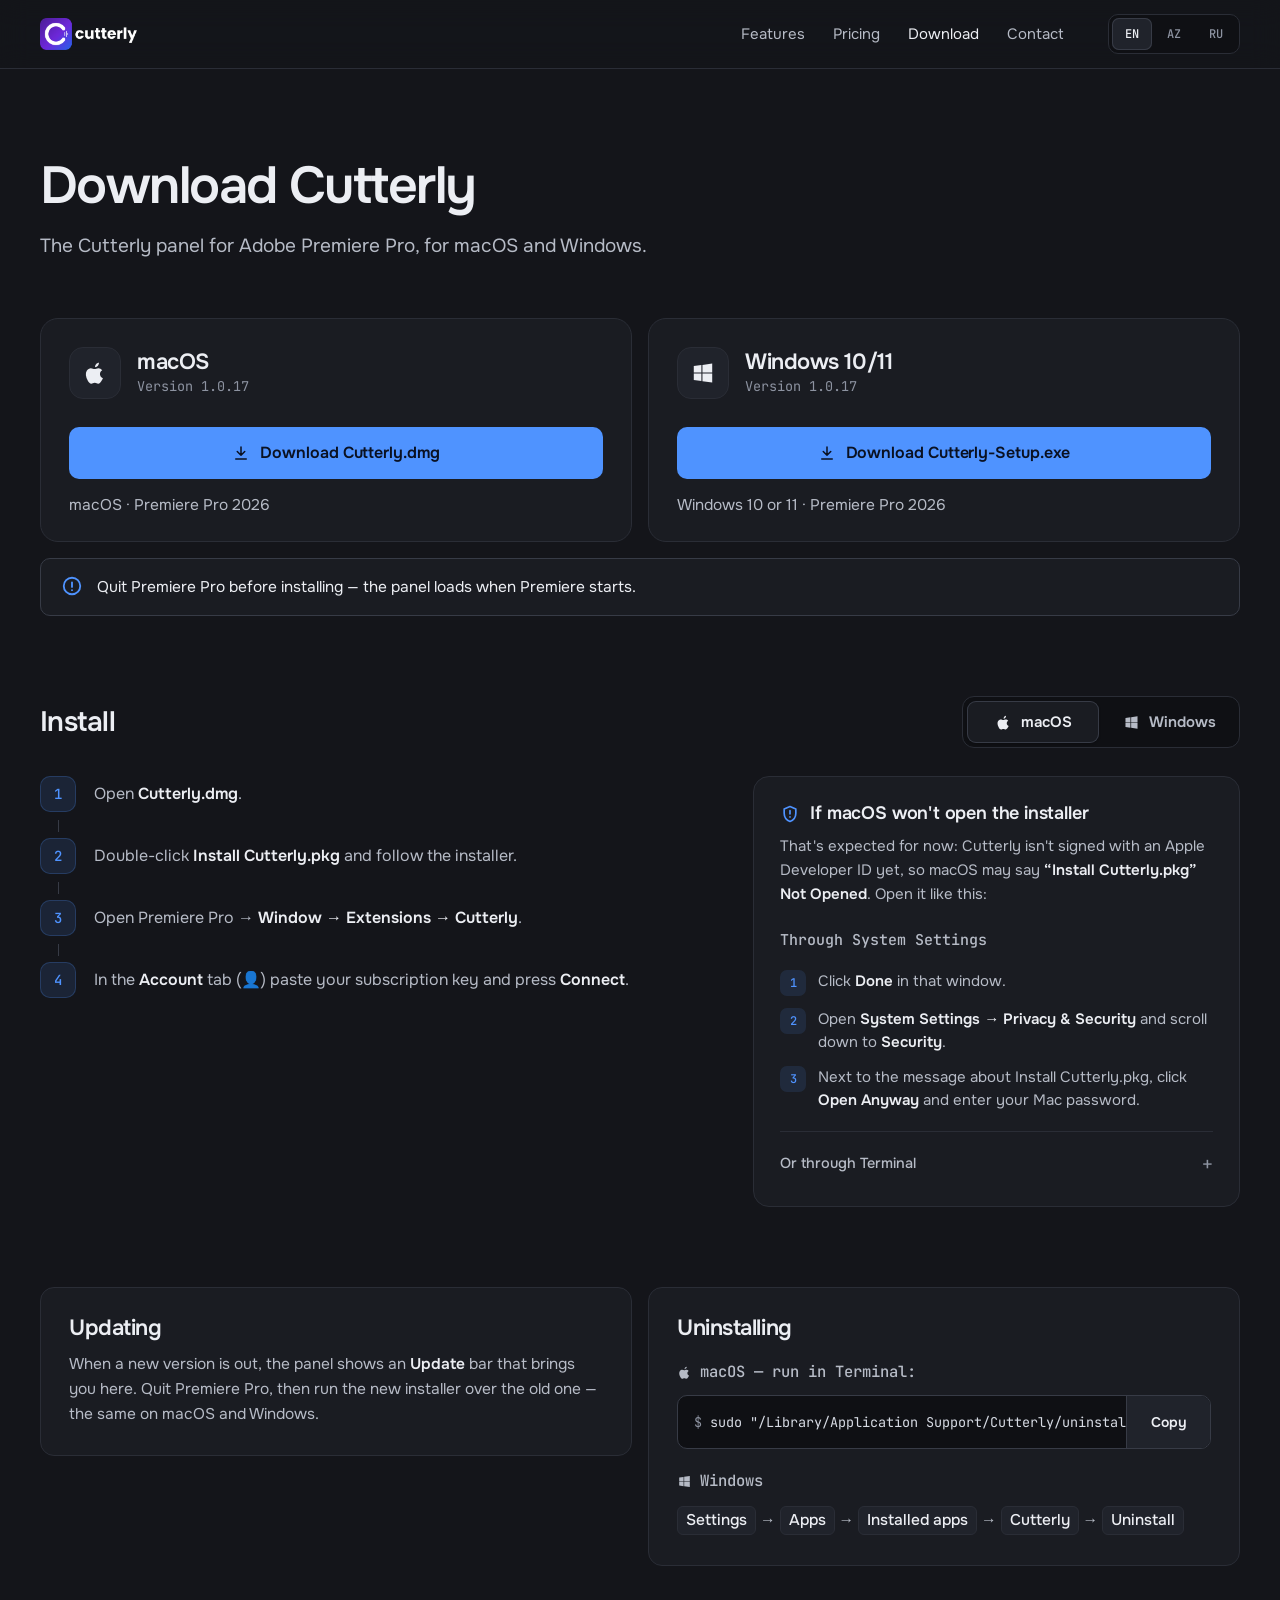
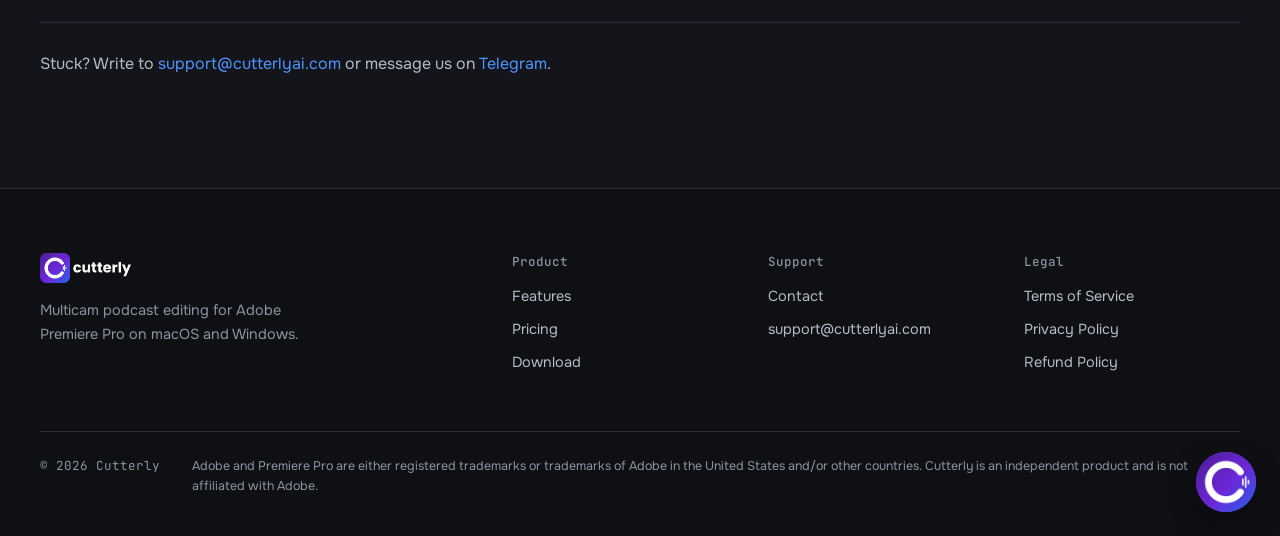
<file: download/index.html>
<!doctype html>
<html lang="en">
<head>
<meta charset="utf-8">
<meta name="viewport" content="width=device-width, initial-scale=1">
<title data-i18n="dl.title">Download Cutterly for macOS and Windows</title>
<meta name="description" data-i18n-attr="content:dl.desc" content="Download the Cutterly panel for Adobe Premiere Pro on macOS and Windows, with install steps.">
<meta name="theme-color" content="#14151a">
<link rel="canonical" href="https://cutterlyai.com/download/">
<link rel="icon" href="../favicon-32.png" type="image/png" sizes="32x32">
<link rel="apple-touch-icon" href="../apple-touch-icon.png">
<link rel="stylesheet" href="../assets/style.css?v=1.0.17">
<link rel="stylesheet" href="../assets/chat.css">
<script>document.documentElement.classList.add("js-i18n");setTimeout(function(){document.documentElement.classList.add("i18n-ready")},1200);</script>
</head>
<body class="site">

<header class="site-header">
  <div class="wrap header-row">
    <a class="brand" href="../">
      <img class="logo-on-dark" src="../assets/brand/cutterly-logo.png" alt="Cutterly" width="99" height="32"><img class="logo-on-light" src="../assets/brand/cutterly-logo-light.png" alt="Cutterly" width="99" height="32">
    </a>
    <nav class="nav" aria-label="Main">
      <a href="../#features" data-i18n="nav.features">Features</a>
      <a href="../#pricing" data-i18n="nav.pricing">Pricing</a>
      <a href="./" aria-current="page" data-i18n="nav.download">Download</a>
      <a href="../contact/" data-i18n="nav.contact">Contact</a>
    </nav>
    <div class="lang" role="group" aria-label="Language">
      <button type="button" data-lang="en" aria-pressed="true">EN</button>
      <button type="button" data-lang="az" aria-pressed="false">AZ</button>
      <button type="button" data-lang="ru" aria-pressed="false">RU</button>
    </div>
  </div>
</header>

<main class="dl" data-os="">
  <section class="page-hero">
    <div class="wrap">
      <h1 data-i18n="dl.h1">Download Cutterly</h1>
      <p class="lead" data-i18n="dl.lead">The Cutterly panel for Adobe Premiere Pro, for macOS and Windows.</p>
    </div>
  </section>

  <section class="page">
    <div class="wrap">

      <div class="platforms">
        <article class="card platform" data-platform="mac">
          <div class="platform-top">
            <span class="os-icon"><svg viewBox="0 0 24 24" fill="currentColor" aria-hidden="true"><path d="M15.6 2.6c.1 1-.3 2-.9 2.7-.6.8-1.6 1.3-2.6 1.3-.1-1 .3-2 .9-2.7.6-.7 1.7-1.3 2.6-1.3z"/><path d="M19.3 16.9c-.4 1-.6 1.4-1.2 2.3-.8 1.2-1.8 2.7-3.2 2.7-1.2 0-1.5-.8-3.1-.8s-2 .8-3.2.8c-1.4 0-2.3-1.3-3.1-2.5C3.3 16 3 12.2 4.4 10c.9-1.5 2.4-2.4 3.8-2.4 1.4 0 2.3.8 3.5.8 1.1 0 1.8-.8 3.5-.8 1.2 0 2.6.7 3.5 1.9-3.1 1.7-2.6 6.1.6 7.4z"/></svg></span>
            <div class="platform-name"><b>macOS</b><span><span data-i18n="dl.version">Version</span> <span data-site="version"></span></span></div>
            <span class="yours" hidden data-i18n="dl.yours">Your system</span>
          </div>
          <a class="btn btn-primary btn-lg" data-site-href="downloadUrl" href="#">
            <svg viewBox="0 0 24 24" fill="none" stroke="currentColor" stroke-width="2" stroke-linecap="round" stroke-linejoin="round" aria-hidden="true"><path d="M12 4v11M7 10l5 5 5-5M5 20h14"/></svg>
            <span data-i18n="dl.button">Download Cutterly.dmg</span>
          </a>
          <p class="platform-req" data-i18n="dl.mac.req">macOS · Premiere Pro 2026</p>
        </article>

        <article class="card platform" data-platform="win">
          <div class="platform-top">
            <span class="os-icon"><svg viewBox="0 0 24 24" fill="currentColor" aria-hidden="true"><path d="M3.5 5.6l7-1v6.9h-7zM11.5 4.5l9-1.3v8.3h-9zM3.5 12.5h7v6.9l-7-1zM11.5 12.5h9v8.3l-9-1.3z"/></svg></span>
            <div class="platform-name"><b>Windows 10/11</b><span><span data-i18n="dl.version">Version</span> <span data-site="version"></span></span></div>
            <span class="yours" hidden data-i18n="dl.yours">Your system</span>
          </div>
          <a class="btn btn-primary btn-lg" data-site-href="windowsDownloadUrl" href="#">
            <svg viewBox="0 0 24 24" fill="none" stroke="currentColor" stroke-width="2" stroke-linecap="round" stroke-linejoin="round" aria-hidden="true"><path d="M12 4v11M7 10l5 5 5-5M5 20h14"/></svg>
            <span data-i18n="dl.win.button">Download Cutterly-Setup.exe</span>
          </a>
          <p class="platform-req" data-i18n="dl.win.req">Windows 10 or 11 · Premiere Pro 2026</p>
        </article>
      </div>

      <div class="dl-after">
        <p class="callout">
          <svg viewBox="0 0 24 24" fill="none" stroke="currentColor" stroke-width="2" stroke-linecap="round" stroke-linejoin="round" aria-hidden="true"><circle cx="12" cy="12" r="9"/><path d="M12 8v5M12 16.5h.01"/></svg>
          <span data-i18n="dl.quit">Quit Premiere Pro before installing — the panel loads when Premiere starts.</span>
        </p>
      </div>

      <div class="install-head">
        <h2 data-i18n="dl.install">Install</h2>
        <div class="seg" role="tablist" aria-label="Operating system" hidden>
          <button type="button" role="tab" id="tab-mac" aria-controls="panel-mac" aria-selected="true">
            <svg viewBox="0 0 24 24" fill="currentColor" aria-hidden="true"><path d="M15.6 2.6c.1 1-.3 2-.9 2.7-.6.8-1.6 1.3-2.6 1.3-.1-1 .3-2 .9-2.7.6-.7 1.7-1.3 2.6-1.3z"/><path d="M19.3 16.9c-.4 1-.6 1.4-1.2 2.3-.8 1.2-1.8 2.7-3.2 2.7-1.2 0-1.5-.8-3.1-.8s-2 .8-3.2.8c-1.4 0-2.3-1.3-3.1-2.5C3.3 16 3 12.2 4.4 10c.9-1.5 2.4-2.4 3.8-2.4 1.4 0 2.3.8 3.5.8 1.1 0 1.8-.8 3.5-.8 1.2 0 2.6.7 3.5 1.9-3.1 1.7-2.6 6.1.6 7.4z"/></svg>macOS</button>
          <button type="button" role="tab" id="tab-win" aria-controls="panel-win" aria-selected="false" tabindex="-1">
            <svg viewBox="0 0 24 24" fill="currentColor" aria-hidden="true"><path d="M3.5 5.6l7-1v6.9h-7zM11.5 4.5l9-1.3v8.3h-9zM3.5 12.5h7v6.9l-7-1zM11.5 12.5h9v8.3l-9-1.3z"/></svg>Windows</button>
        </div>
      </div>

      <div role="tabpanel" id="panel-mac" aria-labelledby="tab-mac">
        <h3 class="tab-label">macOS</h3>
        <div class="install">
          <ol class="stepper">
            <li><span data-i18n="dl.s1">Open <b>Cutterly.dmg</b>.</span></li>
            <li><span data-i18n="dl.s2">Double-click <b>Install Cutterly.pkg</b> and follow the installer.</span></li>
            <li><span data-i18n="dl.s3">Open Premiere Pro → <b>Window → Extensions → Cutterly</b>.</span></li>
            <li><span data-i18n="dl.s4">In the <b>Account</b> tab (👤) paste your subscription key and press <b>Connect</b>.</span></li>
          </ol>
          <aside class="aside-card">
            <h3><svg viewBox="0 0 24 24" fill="none" stroke="currentColor" stroke-width="2" stroke-linecap="round" stroke-linejoin="round" aria-hidden="true"><path d="M12 3l7 3v5c0 4.5-3 8.4-7 10-4-1.6-7-5.5-7-10V6z"/><path d="M12 8v4M12 15.5h.01"/></svg><span data-i18n="dl.block.h">If macOS won't open the installer</span></h3>
            <p data-i18n="dl.block.p">That's expected for now: Cutterly isn't signed with an Apple Developer ID yet, so macOS may say <b>“Install Cutterly.pkg” Not Opened</b>. Open it like this:</p>
            <p class="way-label" data-i18n="dl.way1">Through System Settings</p>
            <ol class="numbered">
              <li><span data-i18n="dl.w1.1">Click <b>Done</b> in that window.</span></li>
              <li><span data-i18n="dl.w1.2">Open <b>System Settings → Privacy &amp; Security</b> and scroll down to <b>Security</b>.</span></li>
              <li><span data-i18n="dl.w1.3">Next to the message about Install Cutterly.pkg, click <b>Open Anyway</b> and enter your Mac password.</span></li>
            </ol>
            <details>
              <summary data-i18n="dl.way2">Or through Terminal</summary>
              <p data-i18n="dl.w2.p">With Cutterly.dmg open, paste this into Terminal and enter your Mac password:</p>
              <div class="code">
                <code id="cmd-install">sudo installer -pkg "/Volumes/Cutterly/Install Cutterly.pkg" -target /</code>
                <button type="button" class="copy" data-copy="cmd-install" data-i18n="ui.copy">Copy</button>
              </div>
            </details>
          </aside>
        </div>
      </div>

      <div role="tabpanel" id="panel-win" aria-labelledby="tab-win">
        <h3 class="tab-label">Windows</h3>
        <div class="install">
          <ol class="stepper">
            <li><span data-i18n="dl.ws1">Run <b>Cutterly-Setup.exe</b>.</span></li>
            <li><span data-i18n="dl.ws2">If a blue <b>Windows protected your PC</b> window appears, click <b>More info</b>, then <b>Run anyway</b>.</span></li>
            <li><span data-i18n="dl.ws3">In the installer click <b>Next → Install → Finish</b>.</span></li>
            <li><span data-i18n="dl.s3">Open Premiere Pro → <b>Window → Extensions → Cutterly</b>.</span></li>
            <li><span data-i18n="dl.s4">In the <b>Account</b> tab (👤) paste your subscription key and press <b>Connect</b>.</span></li>
          </ol>
          <aside class="aside-card">
            <h3><svg viewBox="0 0 24 24" fill="none" stroke="currentColor" stroke-width="2" stroke-linecap="round" stroke-linejoin="round" aria-hidden="true"><path d="M12 3l7 3v5c0 4.5-3 8.4-7 10-4-1.6-7-5.5-7-10V6z"/><path d="M12 8v4M12 15.5h.01"/></svg><span data-i18n="dl.win.why.h">The blue window is expected</span></h3>
            <p data-i18n="dl.win.why.p">Cutterly isn't code-signed yet, so Windows doesn't recognise the installer. Two clicks get you through:</p>
            <div class="ss" role="img" data-i18n-attr="aria-label:dl.win.illus" aria-label="Windows protected your PC: first click More info, then Run anyway.">
              <div class="ss-win" aria-hidden="true">
                <span class="ss-title" data-i18n="dl.wd.title">Windows protected your PC</span>
                <span class="ss-text"><i></i><i></i><i></i></span>
                <span class="ss-link ss-hit"><span data-i18n="dl.wd.more">More info</span><span class="ss-num">1</span></span>
                <span class="ss-btns"><span data-i18n="dl.wd.dont">Don't run</span></span>
              </div>
              <div class="ss-win" aria-hidden="true">
                <span class="ss-title" data-i18n="dl.wd.title">Windows protected your PC</span>
                <span class="ss-text"><i></i><i></i></span>
                <span class="ss-app">Cutterly-Setup.exe</span>
                <span class="ss-btns"><span class="ss-hit"><span data-i18n="dl.wd.run">Run anyway</span><span class="ss-num">2</span></span><span data-i18n="dl.wd.dont">Don't run</span></span>
              </div>
            </div>
            <p class="aside-note"><svg viewBox="0 0 24 24" fill="none" stroke="currentColor" stroke-width="2" stroke-linecap="round" stroke-linejoin="round" aria-hidden="true"><path d="M5 12.5l4.5 4.5L19 7.5"/></svg><span data-i18n="dl.win.noterm">No Terminal needed on Windows.</span></p>
          </aside>
        </div>
      </div>

      <div class="maint">
        <article class="card">
          <h2 data-i18n="dl.update.h">Updating</h2>
          <p class="text" data-i18n="dl.update.p">When a new version is out, the panel shows an <b>Update</b> bar that brings you here. Quit Premiere Pro, then run the new installer over the old one — the same on macOS and Windows.</p>
        </article>
        <article class="card">
          <h2 data-i18n="dl.uninst.h">Uninstalling</h2>
          <p class="os-line"><svg viewBox="0 0 24 24" fill="currentColor" aria-hidden="true"><path d="M15.6 2.6c.1 1-.3 2-.9 2.7-.6.8-1.6 1.3-2.6 1.3-.1-1 .3-2 .9-2.7.6-.7 1.7-1.3 2.6-1.3z"/><path d="M19.3 16.9c-.4 1-.6 1.4-1.2 2.3-.8 1.2-1.8 2.7-3.2 2.7-1.2 0-1.5-.8-3.1-.8s-2 .8-3.2.8c-1.4 0-2.3-1.3-3.1-2.5C3.3 16 3 12.2 4.4 10c.9-1.5 2.4-2.4 3.8-2.4 1.4 0 2.3.8 3.5.8 1.1 0 1.8-.8 3.5-.8 1.2 0 2.6.7 3.5 1.9-3.1 1.7-2.6 6.1.6 7.4z"/></svg><span data-i18n="dl.uninst.mac">macOS — run in Terminal:</span></p>
          <div class="code">
            <code id="cmd-uninstall">sudo "/Library/Application Support/Cutterly/uninstall.sh"</code>
            <button type="button" class="copy" data-copy="cmd-uninstall" data-i18n="ui.copy">Copy</button>
          </div>
          <p class="os-line"><svg viewBox="0 0 24 24" fill="currentColor" aria-hidden="true"><path d="M3.5 5.6l7-1v6.9h-7zM11.5 4.5l9-1.3v8.3h-9zM3.5 12.5h7v6.9l-7-1zM11.5 12.5h9v8.3l-9-1.3z"/></svg><span>Windows</span></p>
          <p class="path" data-i18n="dl.uninst.win"><b>Settings</b> → <b>Apps</b> → <b>Installed apps</b> → <b>Cutterly</b> → <b>Uninstall</b></p>
        </article>
      </div>

      <p class="dl-help" data-i18n="dl.help">Stuck? Write to <a data-site-href="mailto" href="../contact/"><span data-site="supportEmail">support@cutterlyai.com</span></a> or message us on <a data-site-href="telegramUrl" href="../contact/">Telegram</a>.</p>
    </div>
  </section>
</main>

<footer class="site-footer">
  <div class="wrap">
    <div class="foot-grid">
      <div>
        <a class="brand" href="../"><img class="logo-on-dark" src="../assets/brand/cutterly-logo.png" alt="Cutterly" width="99" height="32"><img class="logo-on-light" src="../assets/brand/cutterly-logo-light.png" alt="Cutterly" width="99" height="32"></a>
        <p data-i18n="foot.tagline">Multicam podcast editing for Adobe Premiere Pro on macOS and Windows.</p>
      </div>
      <div>
        <p class="foot-title" data-i18n="foot.product">Product</p>
        <a href="../#features" data-i18n="nav.features">Features</a>
        <a href="../#pricing" data-i18n="nav.pricing">Pricing</a>
        <a href="./" data-i18n="nav.download">Download</a>
      </div>
      <div>
        <p class="foot-title" data-i18n="foot.support">Support</p>
        <a href="../contact/" data-i18n="nav.contact">Contact</a>
        <a data-site-href="mailto" href="../contact/"><span data-site="supportEmail">support@cutterlyai.com</span></a>
      </div>
      <div>
        <p class="foot-title" data-i18n="foot.legal">Legal</p>
        <a href="../terms/" data-i18n="foot.terms">Terms of Service</a>
        <a href="../privacy/" data-i18n="foot.privacy">Privacy Policy</a>
        <a href="../refund/" data-i18n="foot.refund">Refund Policy</a>
      </div>
    </div>
    <div class="foot-bottom">
      <span>© 2026 Cutterly</span>
      <span data-i18n="foot.adobe">Adobe and Premiere Pro are either registered trademarks or trademarks of Adobe in the United States and/or other countries. Cutterly is an independent product and is not affiliated with Adobe.</span>
    </div>
  </div>
</footer>

<script src="../assets/config.js?v=1.0.17"></script>
<script src="../assets/i18n.js?v=1.0.17"></script>
<script src="../assets/site.js?v=1.0.17"></script>
<script src="../assets/download.js?v=1.0.17"></script>
<script src="../assets/chat.js?v=1.0.17"></script>
</body>
</html>
</file>
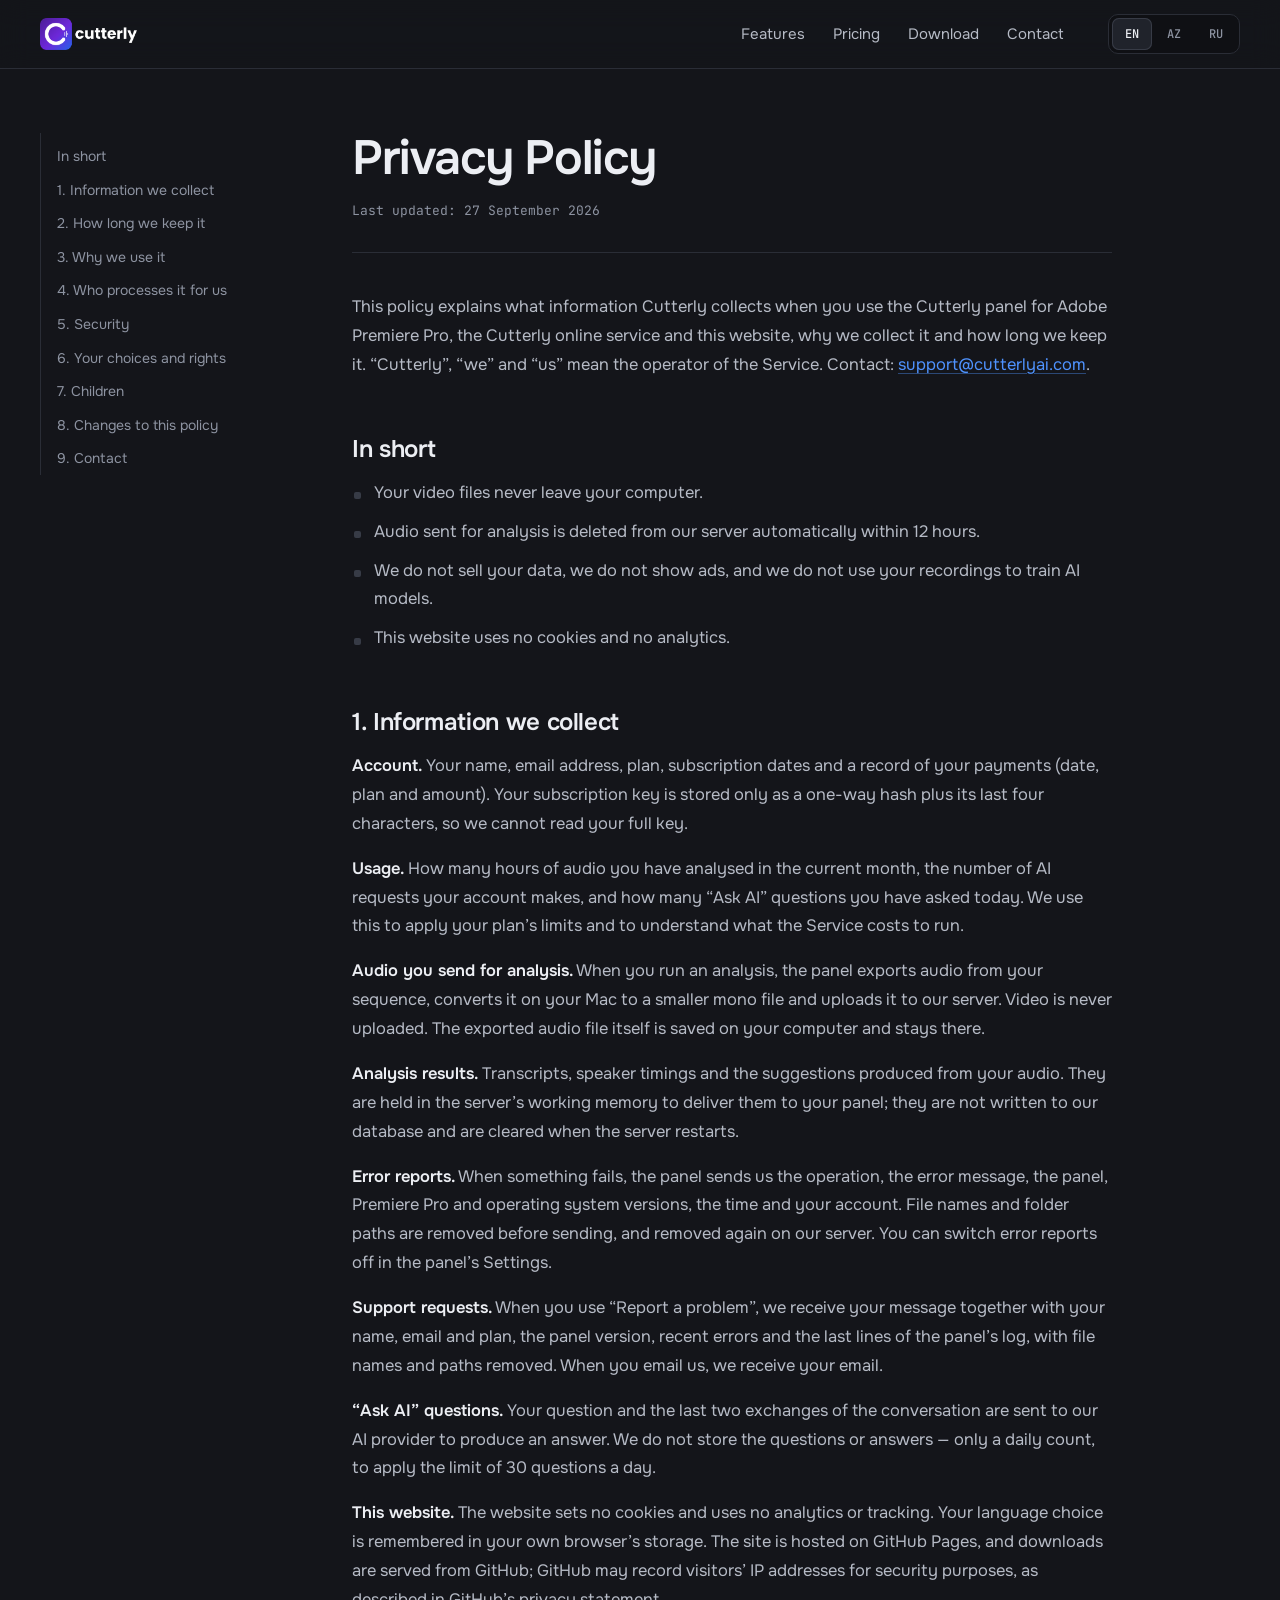
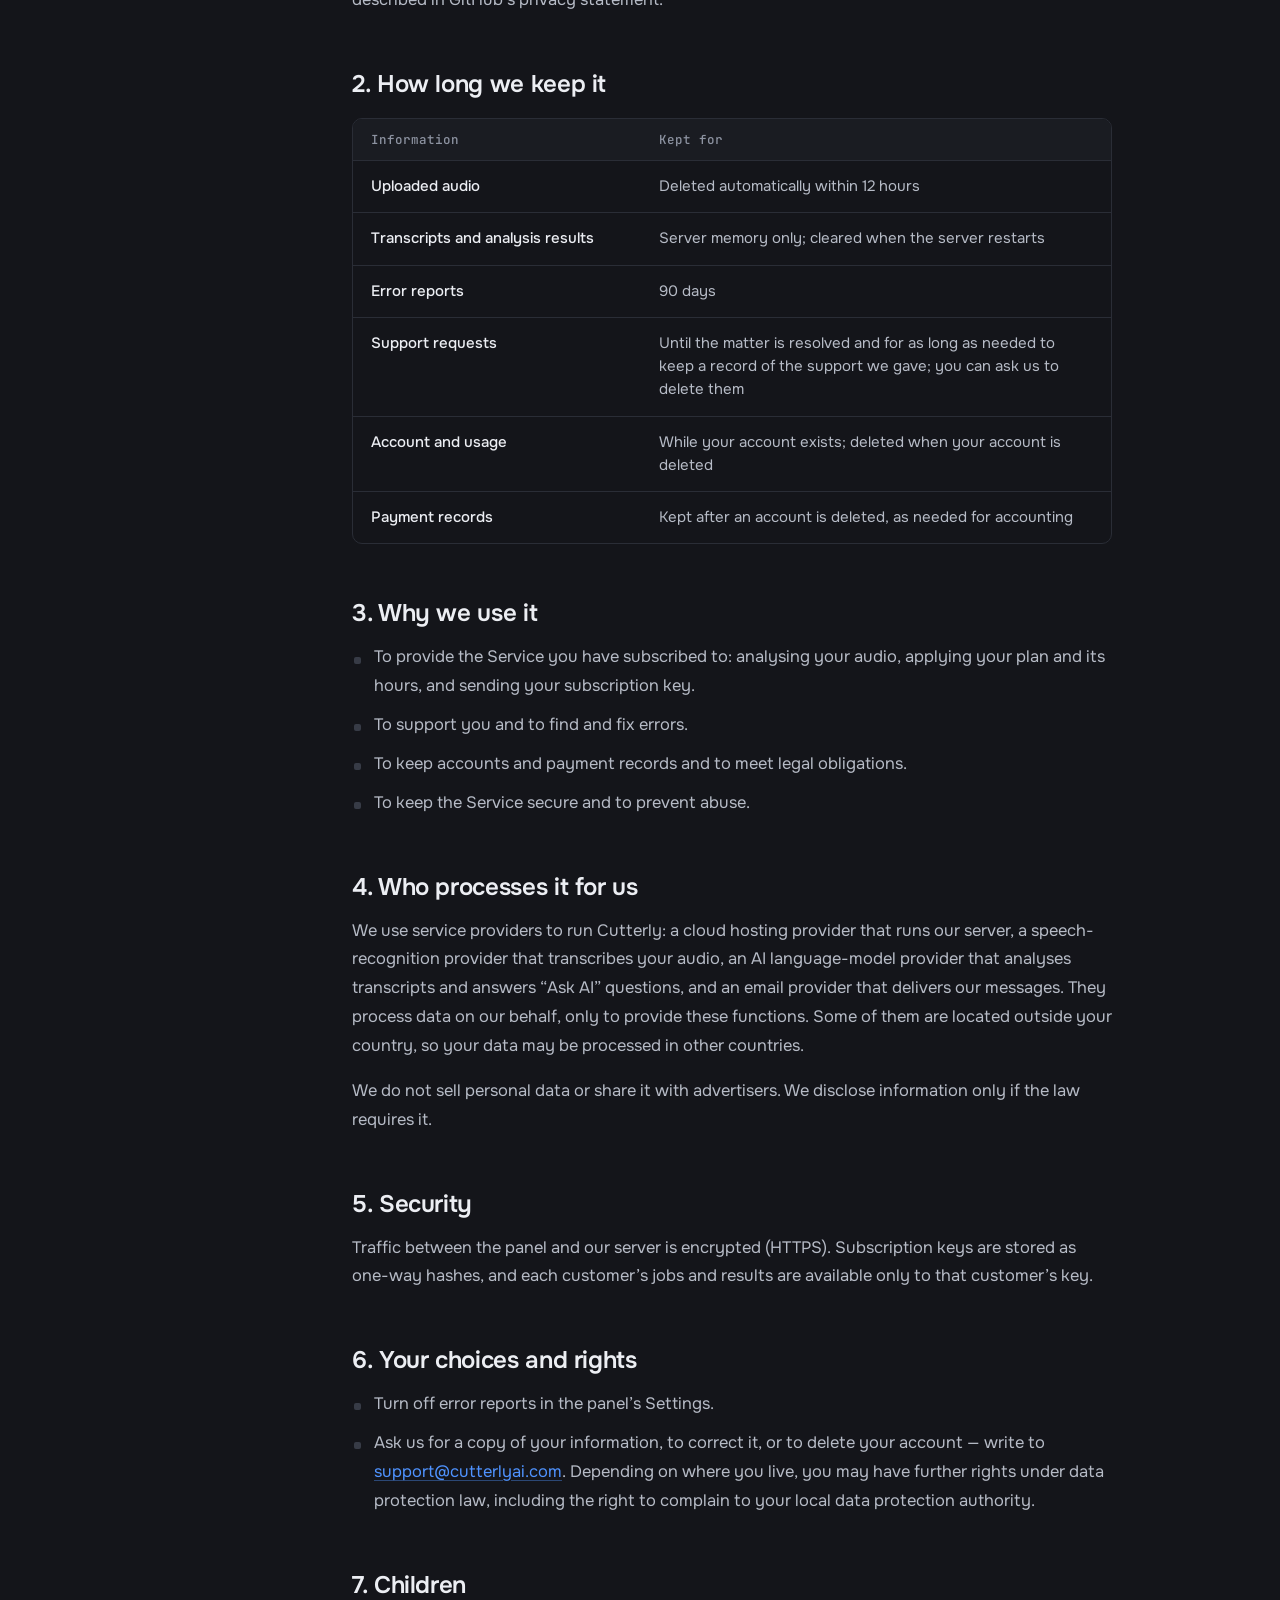
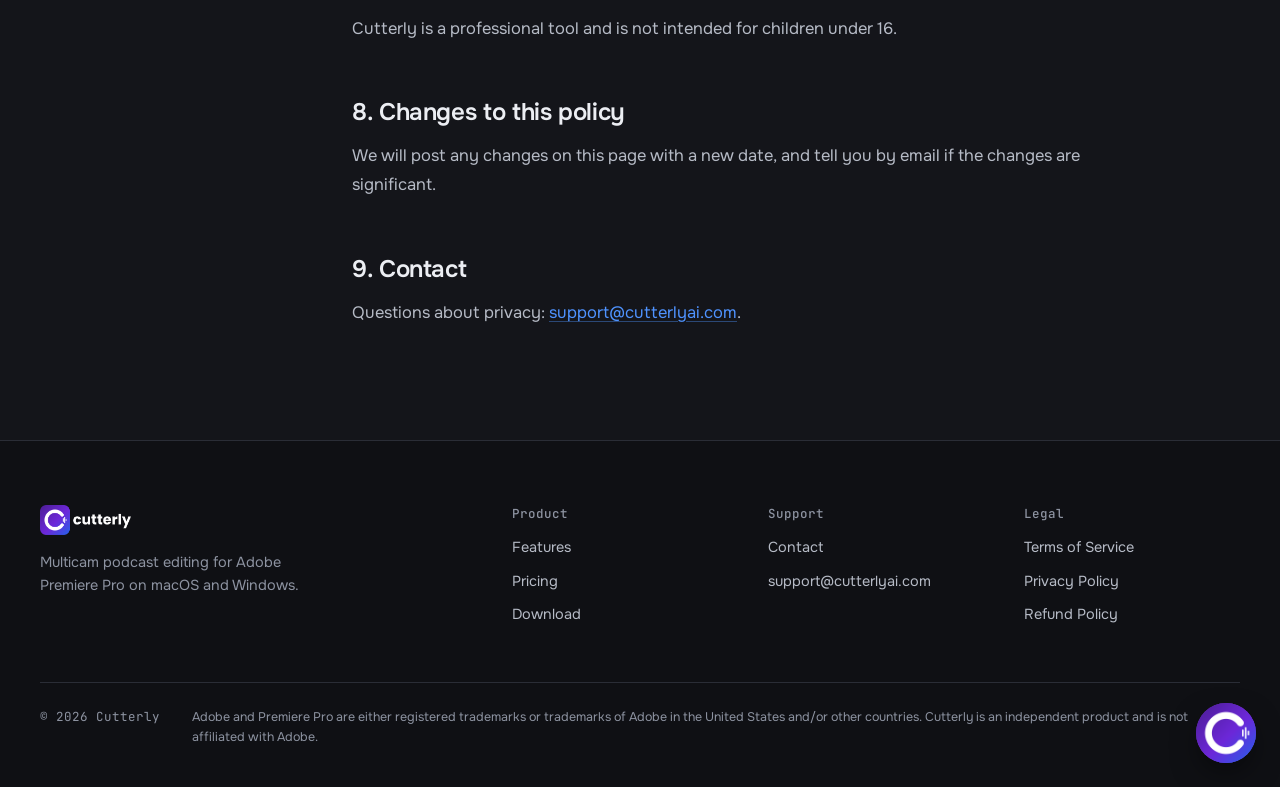
<file: privacy/index.html>
<!doctype html>
<html lang="en">
<head>
<meta charset="utf-8">
<meta name="viewport" content="width=device-width, initial-scale=1">
<title>Privacy Policy — Cutterly</title>
<meta name="description" content="What information Cutterly collects, why, and how long it is kept.">
<meta name="theme-color" content="#14151a">
<link rel="canonical" href="https://cutterlyai.com/privacy/">
<link rel="icon" href="../favicon-32.png" type="image/png" sizes="32x32">
<link rel="apple-touch-icon" href="../apple-touch-icon.png">
<link rel="stylesheet" href="../assets/style.css?v=1.0.17">
<link rel="stylesheet" href="../assets/chat.css">
<script>document.documentElement.classList.add("js-i18n");setTimeout(function(){document.documentElement.classList.add("i18n-ready")},1200);</script>
</head>
<body class="site">

<header class="site-header">
  <div class="wrap header-row">
    <a class="brand" href="../">
      <img class="logo-on-dark" src="../assets/brand/cutterly-logo.png" alt="Cutterly" width="99" height="32"><img class="logo-on-light" src="../assets/brand/cutterly-logo-light.png" alt="Cutterly" width="99" height="32">
    </a>
    <nav class="nav" aria-label="Main">
      <a href="../#features" data-i18n="nav.features">Features</a>
      <a href="../#pricing" data-i18n="nav.pricing">Pricing</a>
      <a href="../download/" data-i18n="nav.download">Download</a>
      <a href="../contact/" data-i18n="nav.contact">Contact</a>
    </nav>
    <div class="lang" role="group" aria-label="Language">
      <button type="button" data-lang="en" aria-pressed="true">EN</button>
      <button type="button" data-lang="az" aria-pressed="false">AZ</button>
      <button type="button" data-lang="ru" aria-pressed="false">RU</button>
    </div>
  </div>
</header>

<main>
  <section class="page" style="padding-top:64px">
    <div class="wrap legal">
      <nav class="toc" aria-label="Sections">
        <a href="#in-short">In short</a>
        <a href="#information-we-collect">1. Information we collect</a>
        <a href="#how-long-we-keep-it">2. How long we keep it</a>
        <a href="#why-we-use-it">3. Why we use it</a>
        <a href="#who-processes-it-for-us">4. Who processes it for us</a>
        <a href="#security">5. Security</a>
        <a href="#your-choices-and-rights">6. Your choices and rights</a>
        <a href="#children">7. Children</a>
        <a href="#changes-to-this-policy">8. Changes to this policy</a>
        <a href="#contact">9. Contact</a>
      </nav>
      <div class="prose">
      <p class="lang-note" data-en-only hidden data-i18n="legal.notice">This document is available in English only.</p>
      <h1>Privacy Policy</h1>
      <p class="updated">Last updated: 27 September 2026</p>

      <p>This policy explains what information Cutterly collects when you use the Cutterly panel for Adobe Premiere Pro, the Cutterly online service and this website, why we collect it and how long we keep it. “Cutterly”, “we” and “us” mean the operator of the Service. Contact: <a href="mailto:support@cutterlyai.com">support@cutterlyai.com</a>.</p>

      <h2 id="in-short">In short</h2>
      <ul>
        <li>Your video files never leave your computer.</li>
        <li>Audio sent for analysis is deleted from our server automatically within 12 hours.</li>
        <li>We do not sell your data, we do not show ads, and we do not use your recordings to train AI models.</li>
        <li>This website uses no cookies and no analytics.</li>
      </ul>

      <h2 id="information-we-collect">1. Information we collect</h2>
      <p><b>Account.</b> Your name, email address, plan, subscription dates and a record of your payments (date, plan and amount). Your subscription key is stored only as a one-way hash plus its last four characters, so we cannot read your full key.</p>
      <p><b>Usage.</b> How many hours of audio you have analysed in the current month, the number of AI requests your account makes, and how many “Ask AI” questions you have asked today. We use this to apply your plan’s limits and to understand what the Service costs to run.</p>
      <p><b>Audio you send for analysis.</b> When you run an analysis, the panel exports audio from your sequence, converts it on your Mac to a smaller mono file and uploads it to our server. Video is never uploaded. The exported audio file itself is saved on your computer and stays there.</p>
      <p><b>Analysis results.</b> Transcripts, speaker timings and the suggestions produced from your audio. They are held in the server’s working memory to deliver them to your panel; they are not written to our database and are cleared when the server restarts.</p>
      <p><b>Error reports.</b> When something fails, the panel sends us the operation, the error message, the panel, Premiere Pro and operating system versions, the time and your account. File names and folder paths are removed before sending, and removed again on our server. You can switch error reports off in the panel’s Settings.</p>
      <p><b>Support requests.</b> When you use “Report a problem”, we receive your message together with your name, email and plan, the panel version, recent errors and the last lines of the panel’s log, with file names and paths removed. When you email us, we receive your email.</p>
      <p><b>“Ask AI” questions.</b> Your question and the last two exchanges of the conversation are sent to our AI provider to produce an answer. We do not store the questions or answers — only a daily count, to apply the limit of 30 questions a day.</p>
      <p><b>This website.</b> The website sets no cookies and uses no analytics or tracking. Your language choice is remembered in your own browser’s storage. The site is hosted on GitHub Pages, and downloads are served from GitHub; GitHub may record visitors’ IP addresses for security purposes, as described in GitHub’s privacy statement.</p>

      <h2 id="how-long-we-keep-it">2. How long we keep it</h2>
      <div class="table-wrap">
        <table>
          <tr><th>Information</th><th>Kept for</th></tr>
          <tr><td>Uploaded audio</td><td>Deleted automatically within 12 hours</td></tr>
          <tr><td>Transcripts and analysis results</td><td>Server memory only; cleared when the server restarts</td></tr>
          <tr><td>Error reports</td><td>90 days</td></tr>
          <tr><td>Support requests</td><td>Until the matter is resolved and for as long as needed to keep a record of the support we gave; you can ask us to delete them</td></tr>
          <tr><td>Account and usage</td><td>While your account exists; deleted when your account is deleted</td></tr>
          <tr><td>Payment records</td><td>Kept after an account is deleted, as needed for accounting</td></tr>
        </table>
      </div>

      <h2 id="why-we-use-it">3. Why we use it</h2>
      <ul>
        <li>To provide the Service you have subscribed to: analysing your audio, applying your plan and its hours, and sending your subscription key.</li>
        <li>To support you and to find and fix errors.</li>
        <li>To keep accounts and payment records and to meet legal obligations.</li>
        <li>To keep the Service secure and to prevent abuse.</li>
      </ul>

      <h2 id="who-processes-it-for-us">4. Who processes it for us</h2>
      <p>We use service providers to run Cutterly: a cloud hosting provider that runs our server, a speech-recognition provider that transcribes your audio, an AI language-model provider that analyses transcripts and answers “Ask AI” questions, and an email provider that delivers our messages. They process data on our behalf, only to provide these functions. Some of them are located outside your country, so your data may be processed in other countries.</p>
      <p>We do not sell personal data or share it with advertisers. We disclose information only if the law requires it.</p>

      <h2 id="security">5. Security</h2>
      <p>Traffic between the panel and our server is encrypted (HTTPS). Subscription keys are stored as one-way hashes, and each customer’s jobs and results are available only to that customer’s key.</p>

      <h2 id="your-choices-and-rights">6. Your choices and rights</h2>
      <ul>
        <li>Turn off error reports in the panel’s Settings.</li>
        <li>Ask us for a copy of your information, to correct it, or to delete your account — write to <a href="mailto:support@cutterlyai.com">support@cutterlyai.com</a>. Depending on where you live, you may have further rights under data protection law, including the right to complain to your local data protection authority.</li>
      </ul>

      <h2 id="children">7. Children</h2>
      <p>Cutterly is a professional tool and is not intended for children under 16.</p>

      <h2 id="changes-to-this-policy">8. Changes to this policy</h2>
      <p>We will post any changes on this page with a new date, and tell you by email if the changes are significant.</p>

      <h2 id="contact">9. Contact</h2>
      <p>Questions about privacy: <a href="mailto:support@cutterlyai.com">support@cutterlyai.com</a>.</p>
      </div>
    </div>
  </section>
</main>

<footer class="site-footer">
  <div class="wrap">
    <div class="foot-grid">
      <div>
        <a class="brand" href="../"><img class="logo-on-dark" src="../assets/brand/cutterly-logo.png" alt="Cutterly" width="99" height="32"><img class="logo-on-light" src="../assets/brand/cutterly-logo-light.png" alt="Cutterly" width="99" height="32"></a>
        <p data-i18n="foot.tagline">Multicam podcast editing for Adobe Premiere Pro on macOS and Windows.</p>
      </div>
      <div>
        <p class="foot-title" data-i18n="foot.product">Product</p>
        <a href="../#features" data-i18n="nav.features">Features</a>
        <a href="../#pricing" data-i18n="nav.pricing">Pricing</a>
        <a href="../download/" data-i18n="nav.download">Download</a>
      </div>
      <div>
        <p class="foot-title" data-i18n="foot.support">Support</p>
        <a href="../contact/" data-i18n="nav.contact">Contact</a>
        <a data-site-href="mailto" href="../contact/"><span data-site="supportEmail">support@cutterlyai.com</span></a>
      </div>
      <div>
        <p class="foot-title" data-i18n="foot.legal">Legal</p>
        <a href="../terms/" data-i18n="foot.terms">Terms of Service</a>
        <a href="./" aria-current="page" data-i18n="foot.privacy">Privacy Policy</a>
        <a href="../refund/" data-i18n="foot.refund">Refund Policy</a>
      </div>
    </div>
    <div class="foot-bottom">
      <span>© 2026 Cutterly</span>
      <span data-i18n="foot.adobe">Adobe and Premiere Pro are either registered trademarks or trademarks of Adobe in the United States and/or other countries. Cutterly is an independent product and is not affiliated with Adobe.</span>
    </div>
  </div>
</footer>

<script src="../assets/config.js?v=1.0.17"></script>
<script src="../assets/i18n.js?v=1.0.17"></script>
<script src="../assets/site.js?v=1.0.17"></script>
<script src="../assets/chat.js?v=1.0.17"></script>
</body>
</html>
</file>
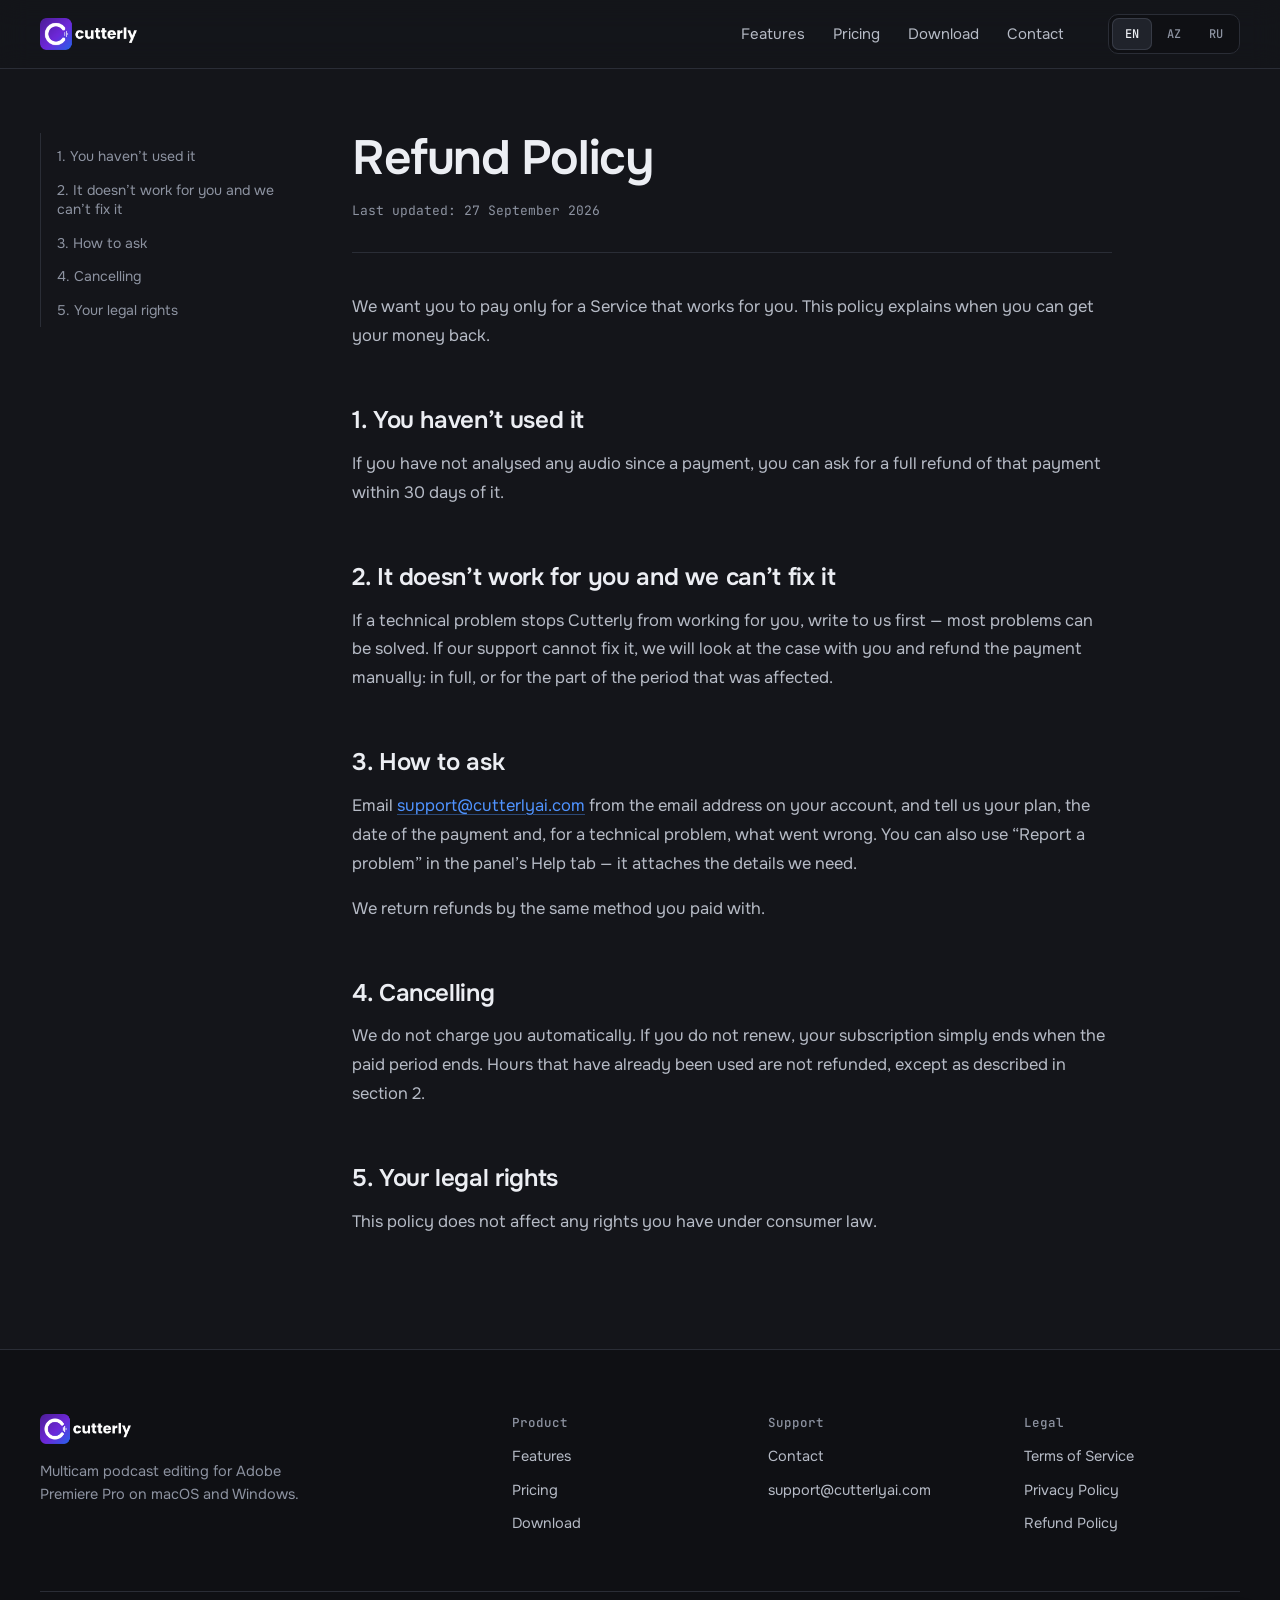
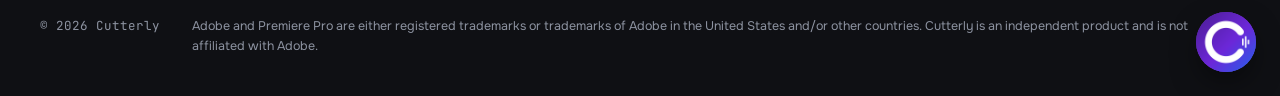
<file: refund/index.html>
<!doctype html>
<html lang="en">
<head>
<meta charset="utf-8">
<meta name="viewport" content="width=device-width, initial-scale=1">
<title>Refund Policy — Cutterly</title>
<meta name="description" content="When and how you can get a refund for a Cutterly subscription.">
<meta name="theme-color" content="#14151a">
<link rel="canonical" href="https://cutterlyai.com/refund/">
<link rel="icon" href="../favicon-32.png" type="image/png" sizes="32x32">
<link rel="apple-touch-icon" href="../apple-touch-icon.png">
<link rel="stylesheet" href="../assets/style.css?v=1.0.17">
<link rel="stylesheet" href="../assets/chat.css">
<script>document.documentElement.classList.add("js-i18n");setTimeout(function(){document.documentElement.classList.add("i18n-ready")},1200);</script>
</head>
<body class="site">

<header class="site-header">
  <div class="wrap header-row">
    <a class="brand" href="../">
      <img class="logo-on-dark" src="../assets/brand/cutterly-logo.png" alt="Cutterly" width="99" height="32"><img class="logo-on-light" src="../assets/brand/cutterly-logo-light.png" alt="Cutterly" width="99" height="32">
    </a>
    <nav class="nav" aria-label="Main">
      <a href="../#features" data-i18n="nav.features">Features</a>
      <a href="../#pricing" data-i18n="nav.pricing">Pricing</a>
      <a href="../download/" data-i18n="nav.download">Download</a>
      <a href="../contact/" data-i18n="nav.contact">Contact</a>
    </nav>
    <div class="lang" role="group" aria-label="Language">
      <button type="button" data-lang="en" aria-pressed="true">EN</button>
      <button type="button" data-lang="az" aria-pressed="false">AZ</button>
      <button type="button" data-lang="ru" aria-pressed="false">RU</button>
    </div>
  </div>
</header>

<main>
  <section class="page" style="padding-top:64px">
    <div class="wrap legal">
      <nav class="toc" aria-label="Sections">
        <a href="#you-haven-t-used-it">1. You haven’t used it</a>
        <a href="#it-doesn-t-work-for-you-and-we-can-t-fix-it">2. It doesn’t work for you and we can’t fix it</a>
        <a href="#how-to-ask">3. How to ask</a>
        <a href="#cancelling">4. Cancelling</a>
        <a href="#your-legal-rights">5. Your legal rights</a>
      </nav>
      <div class="prose">
      <p class="lang-note" data-en-only hidden data-i18n="legal.notice">This document is available in English only.</p>
      <h1>Refund Policy</h1>
      <p class="updated">Last updated: 27 September 2026</p>

      <p>We want you to pay only for a Service that works for you. This policy explains when you can get your money back.</p>

      <h2 id="you-haven-t-used-it">1. You haven’t used it</h2>
      <p>If you have not analysed any audio since a payment, you can ask for a full refund of that payment within 30 days of it.</p>

      <h2 id="it-doesn-t-work-for-you-and-we-can-t-fix-it">2. It doesn’t work for you and we can’t fix it</h2>
      <p>If a technical problem stops Cutterly from working for you, write to us first — most problems can be solved. If our support cannot fix it, we will look at the case with you and refund the payment manually: in full, or for the part of the period that was affected.</p>

      <h2 id="how-to-ask">3. How to ask</h2>
      <p>Email <a href="mailto:support@cutterlyai.com">support@cutterlyai.com</a> from the email address on your account, and tell us your plan, the date of the payment and, for a technical problem, what went wrong. You can also use “Report a problem” in the panel’s Help tab — it attaches the details we need.</p>
      <p>We return refunds by the same method you paid with.</p>

      <h2 id="cancelling">4. Cancelling</h2>
      <p>We do not charge you automatically. If you do not renew, your subscription simply ends when the paid period ends. Hours that have already been used are not refunded, except as described in section 2.</p>

      <h2 id="your-legal-rights">5. Your legal rights</h2>
      <p>This policy does not affect any rights you have under consumer law.</p>
      </div>
    </div>
  </section>
</main>

<footer class="site-footer">
  <div class="wrap">
    <div class="foot-grid">
      <div>
        <a class="brand" href="../"><img class="logo-on-dark" src="../assets/brand/cutterly-logo.png" alt="Cutterly" width="99" height="32"><img class="logo-on-light" src="../assets/brand/cutterly-logo-light.png" alt="Cutterly" width="99" height="32"></a>
        <p data-i18n="foot.tagline">Multicam podcast editing for Adobe Premiere Pro on macOS and Windows.</p>
      </div>
      <div>
        <p class="foot-title" data-i18n="foot.product">Product</p>
        <a href="../#features" data-i18n="nav.features">Features</a>
        <a href="../#pricing" data-i18n="nav.pricing">Pricing</a>
        <a href="../download/" data-i18n="nav.download">Download</a>
      </div>
      <div>
        <p class="foot-title" data-i18n="foot.support">Support</p>
        <a href="../contact/" data-i18n="nav.contact">Contact</a>
        <a data-site-href="mailto" href="../contact/"><span data-site="supportEmail">support@cutterlyai.com</span></a>
      </div>
      <div>
        <p class="foot-title" data-i18n="foot.legal">Legal</p>
        <a href="../terms/" data-i18n="foot.terms">Terms of Service</a>
        <a href="../privacy/" data-i18n="foot.privacy">Privacy Policy</a>
        <a href="./" aria-current="page" data-i18n="foot.refund">Refund Policy</a>
      </div>
    </div>
    <div class="foot-bottom">
      <span>© 2026 Cutterly</span>
      <span data-i18n="foot.adobe">Adobe and Premiere Pro are either registered trademarks or trademarks of Adobe in the United States and/or other countries. Cutterly is an independent product and is not affiliated with Adobe.</span>
    </div>
  </div>
</footer>

<script src="../assets/config.js?v=1.0.17"></script>
<script src="../assets/i18n.js?v=1.0.17"></script>
<script src="../assets/site.js?v=1.0.17"></script>
<script src="../assets/chat.js?v=1.0.17"></script>
</body>
</html>
</file>
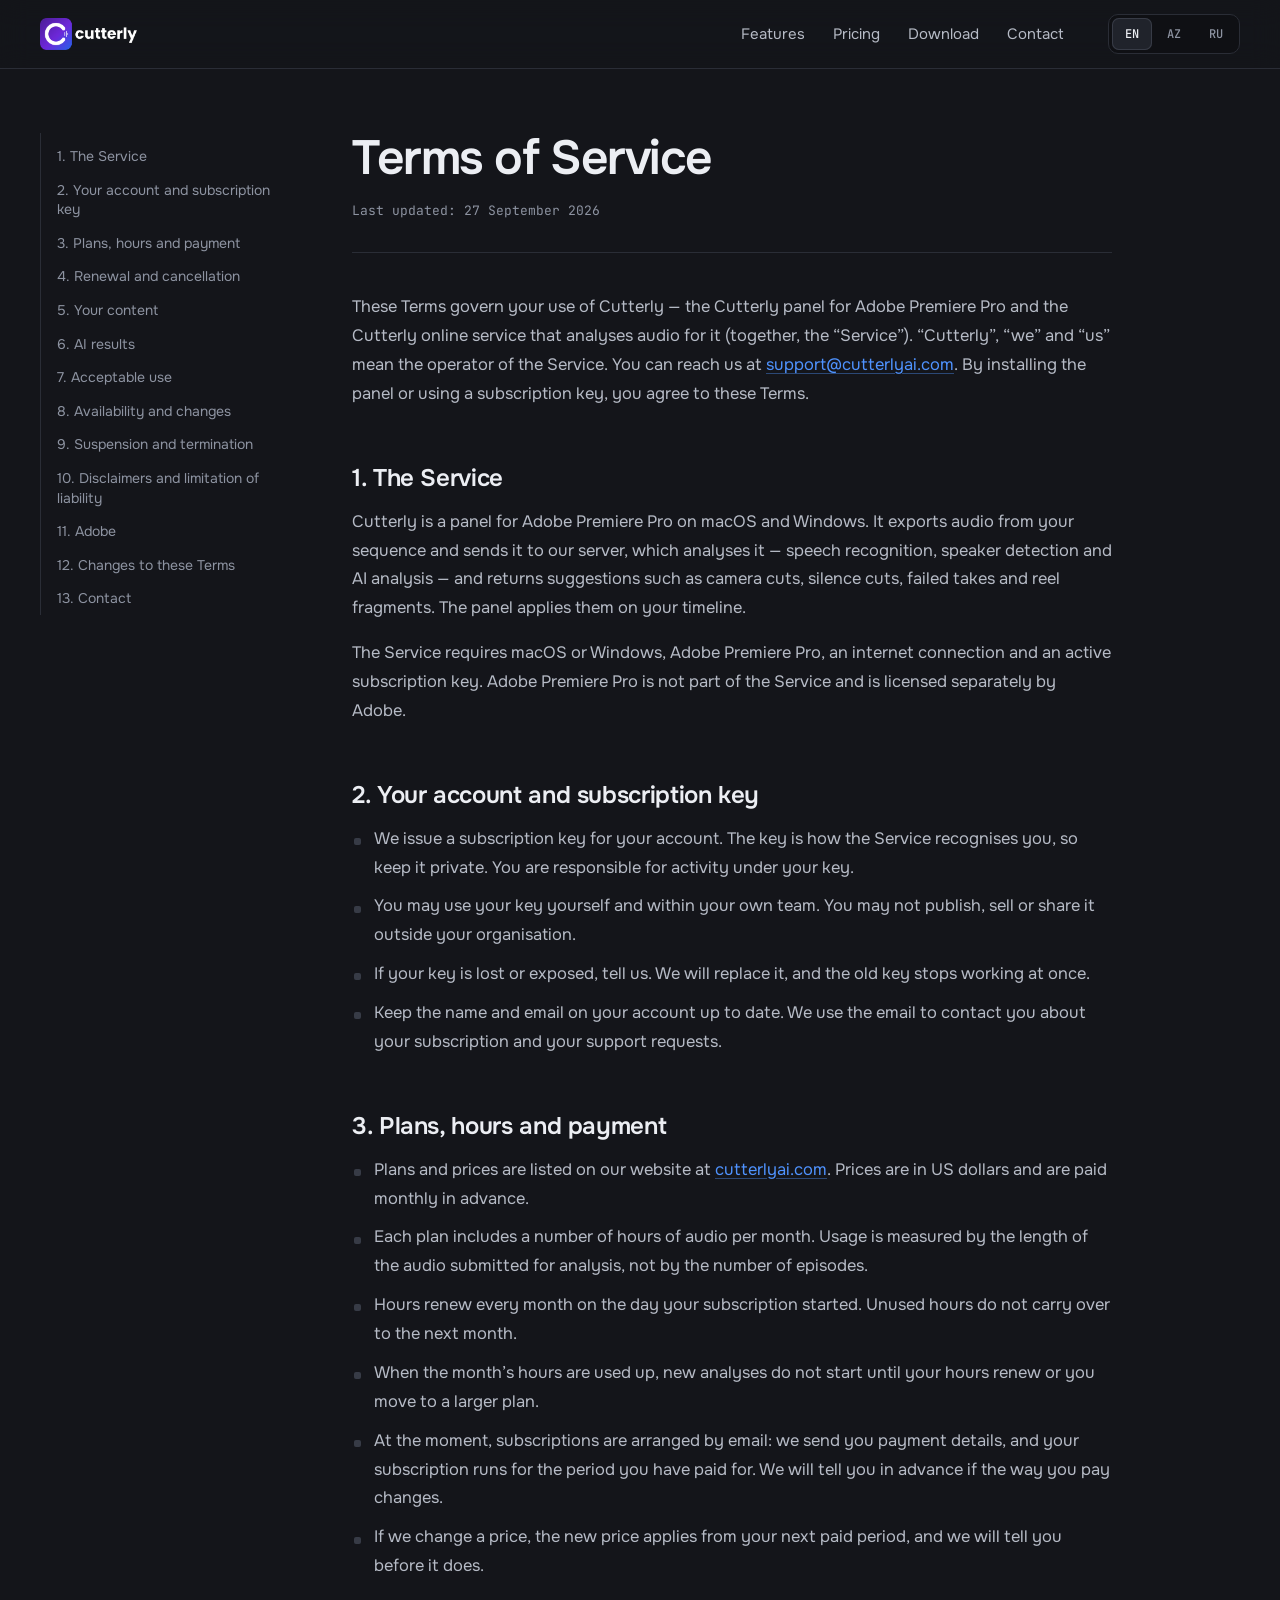
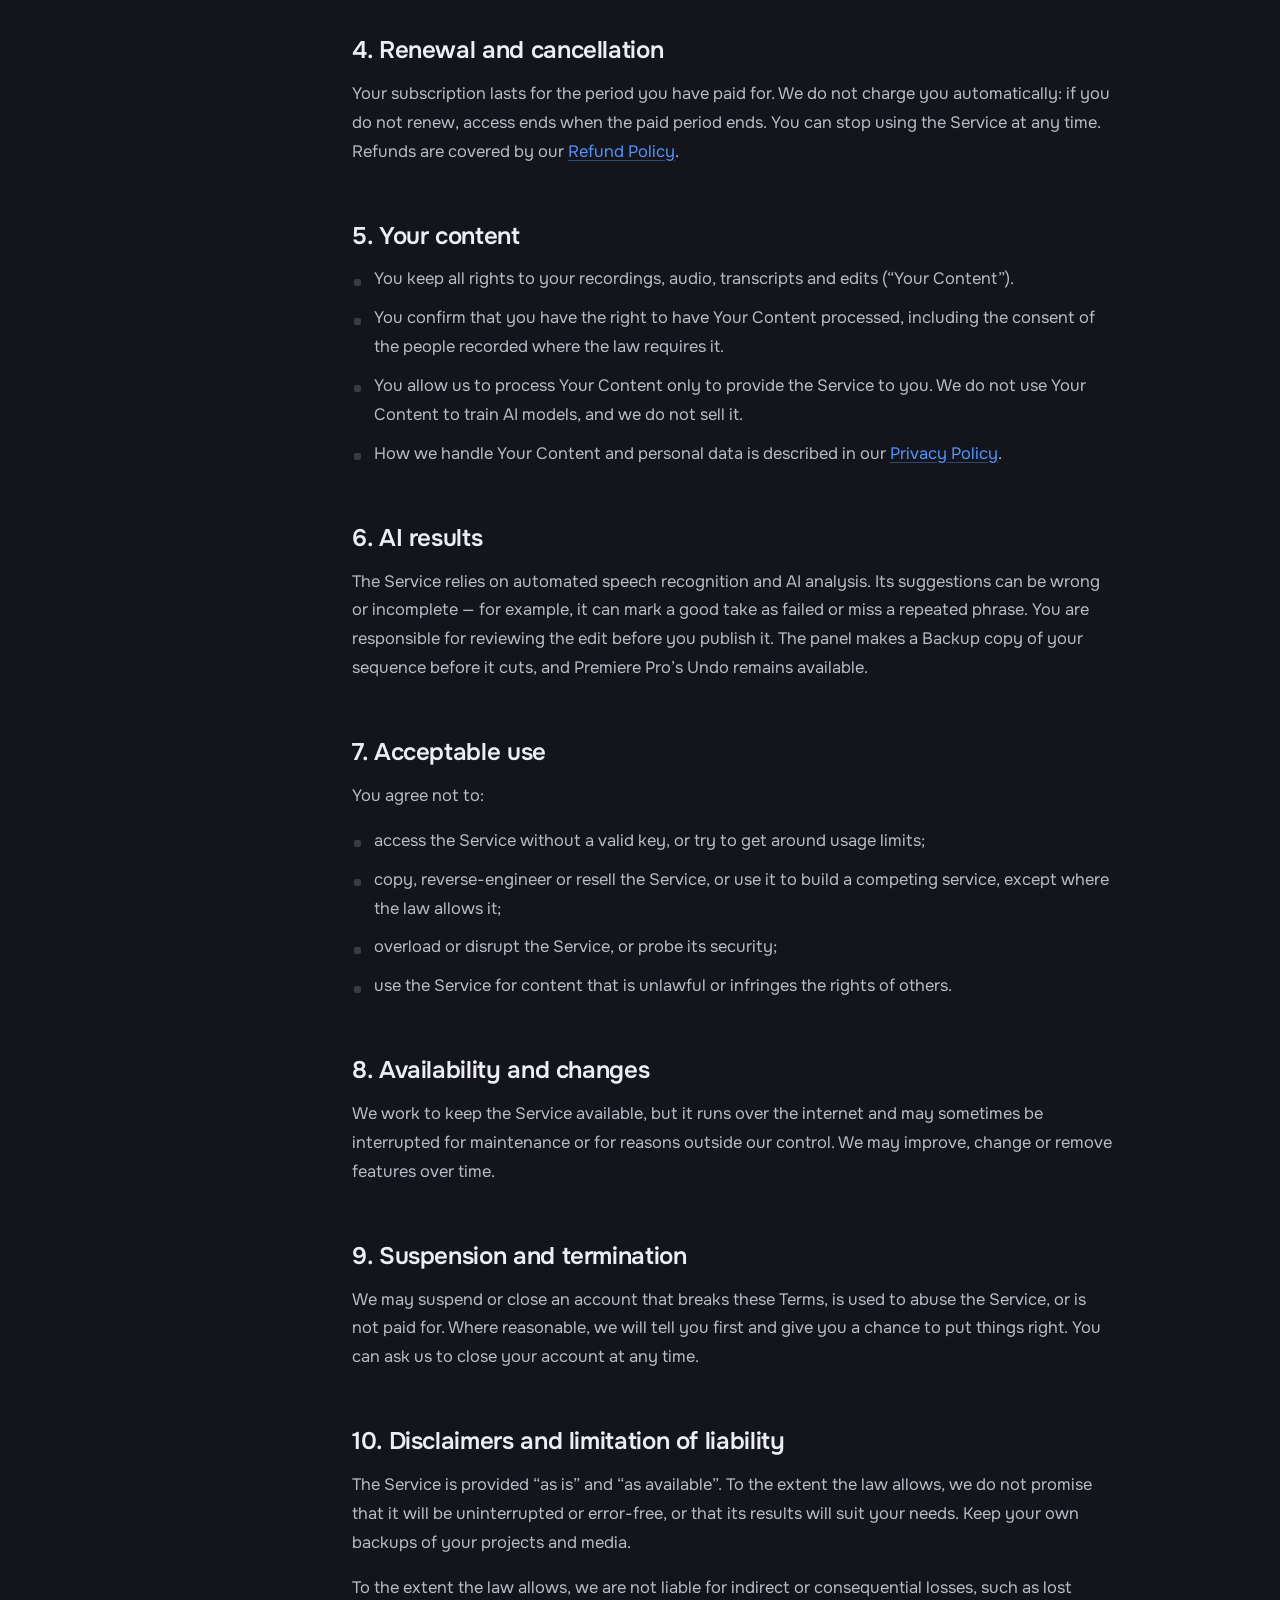
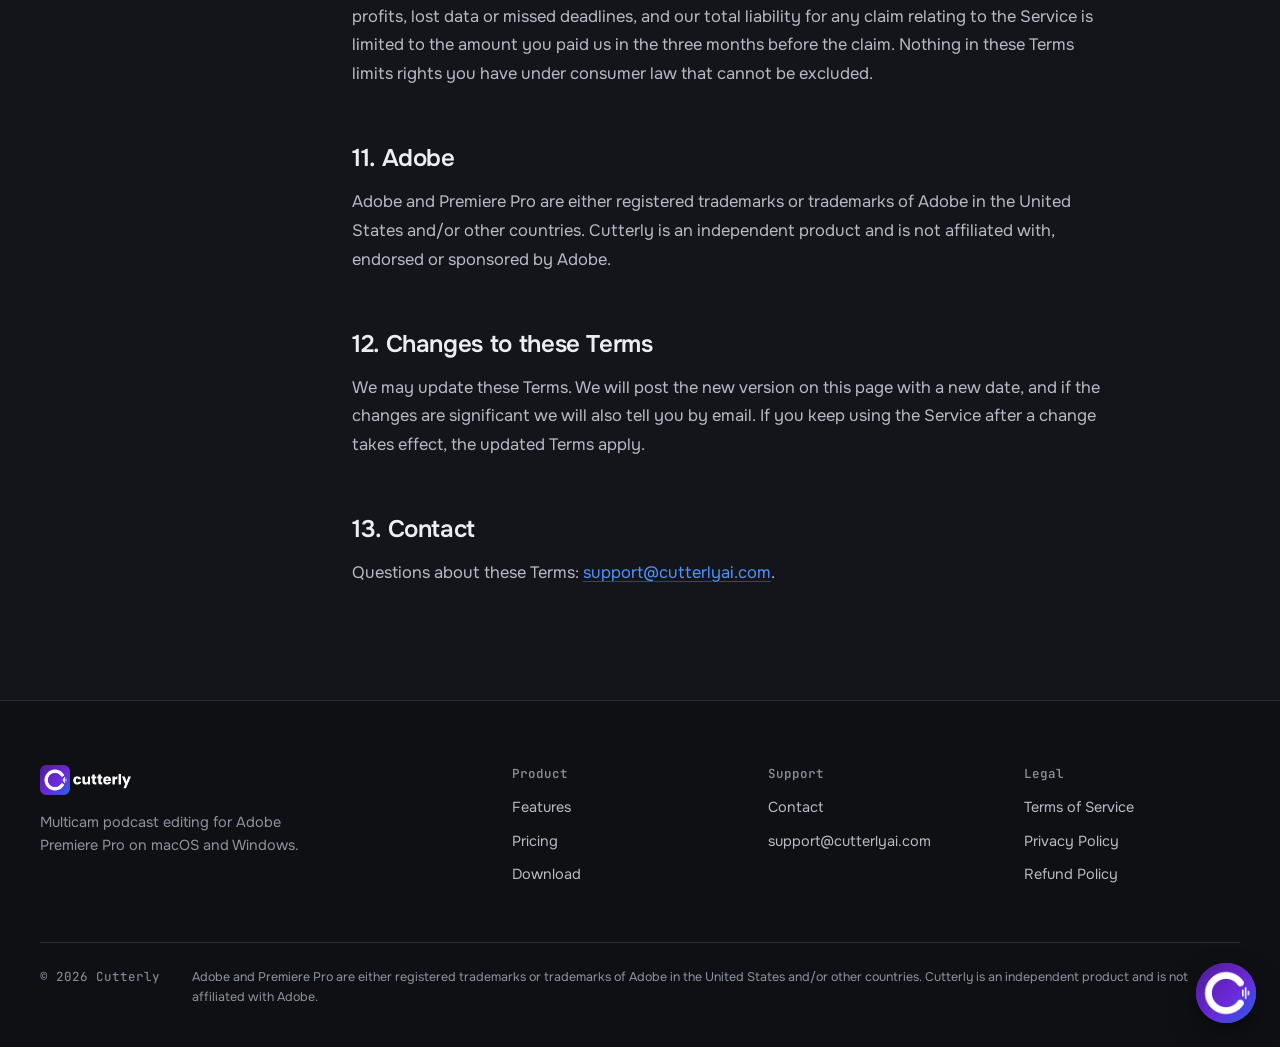
<file: terms/index.html>
<!doctype html>
<html lang="en">
<head>
<meta charset="utf-8">
<meta name="viewport" content="width=device-width, initial-scale=1">
<title>Terms of Service — Cutterly</title>
<meta name="description" content="The terms that govern your use of the Cutterly panel and service.">
<meta name="theme-color" content="#14151a">
<link rel="canonical" href="https://cutterlyai.com/terms/">
<link rel="icon" href="../favicon-32.png" type="image/png" sizes="32x32">
<link rel="apple-touch-icon" href="../apple-touch-icon.png">
<link rel="stylesheet" href="../assets/style.css?v=1.0.17">
<link rel="stylesheet" href="../assets/chat.css">
<script>document.documentElement.classList.add("js-i18n");setTimeout(function(){document.documentElement.classList.add("i18n-ready")},1200);</script>
</head>
<body class="site">

<header class="site-header">
  <div class="wrap header-row">
    <a class="brand" href="../">
      <img class="logo-on-dark" src="../assets/brand/cutterly-logo.png" alt="Cutterly" width="99" height="32"><img class="logo-on-light" src="../assets/brand/cutterly-logo-light.png" alt="Cutterly" width="99" height="32">
    </a>
    <nav class="nav" aria-label="Main">
      <a href="../#features" data-i18n="nav.features">Features</a>
      <a href="../#pricing" data-i18n="nav.pricing">Pricing</a>
      <a href="../download/" data-i18n="nav.download">Download</a>
      <a href="../contact/" data-i18n="nav.contact">Contact</a>
    </nav>
    <div class="lang" role="group" aria-label="Language">
      <button type="button" data-lang="en" aria-pressed="true">EN</button>
      <button type="button" data-lang="az" aria-pressed="false">AZ</button>
      <button type="button" data-lang="ru" aria-pressed="false">RU</button>
    </div>
  </div>
</header>

<main>
  <section class="page" style="padding-top:64px">
    <div class="wrap legal">
      <nav class="toc" aria-label="Sections">
        <a href="#the-service">1. The Service</a>
        <a href="#your-account-and-subscription-key">2. Your account and subscription key</a>
        <a href="#plans-hours-and-payment">3. Plans, hours and payment</a>
        <a href="#renewal-and-cancellation">4. Renewal and cancellation</a>
        <a href="#your-content">5. Your content</a>
        <a href="#ai-results">6. AI results</a>
        <a href="#acceptable-use">7. Acceptable use</a>
        <a href="#availability-and-changes">8. Availability and changes</a>
        <a href="#suspension-and-termination">9. Suspension and termination</a>
        <a href="#disclaimers-and-limitation-of-liability">10. Disclaimers and limitation of liability</a>
        <a href="#adobe">11. Adobe</a>
        <a href="#changes-to-these-terms">12. Changes to these Terms</a>
        <a href="#contact">13. Contact</a>
      </nav>
      <div class="prose">
      <p class="lang-note" data-en-only hidden data-i18n="legal.notice">This document is available in English only.</p>
      <h1>Terms of Service</h1>
      <p class="updated">Last updated: 27 September 2026</p>

      <p>These Terms govern your use of Cutterly — the Cutterly panel for Adobe Premiere Pro and the Cutterly online service that analyses audio for it (together, the “Service”). “Cutterly”, “we” and “us” mean the operator of the Service. You can reach us at <a href="mailto:support@cutterlyai.com">support@cutterlyai.com</a>. By installing the panel or using a subscription key, you agree to these Terms.</p>

      <h2 id="the-service">1. The Service</h2>
      <p>Cutterly is a panel for Adobe Premiere Pro on macOS and Windows. It exports audio from your sequence and sends it to our server, which analyses it — speech recognition, speaker detection and AI analysis — and returns suggestions such as camera cuts, silence cuts, failed takes and reel fragments. The panel applies them on your timeline.</p>
      <p>The Service requires macOS or Windows, Adobe Premiere Pro, an internet connection and an active subscription key. Adobe Premiere Pro is not part of the Service and is licensed separately by Adobe.</p>

      <h2 id="your-account-and-subscription-key">2. Your account and subscription key</h2>
      <ul>
        <li>We issue a subscription key for your account. The key is how the Service recognises you, so keep it private. You are responsible for activity under your key.</li>
        <li>You may use your key yourself and within your own team. You may not publish, sell or share it outside your organisation.</li>
        <li>If your key is lost or exposed, tell us. We will replace it, and the old key stops working at once.</li>
        <li>Keep the name and email on your account up to date. We use the email to contact you about your subscription and your support requests.</li>
      </ul>

      <h2 id="plans-hours-and-payment">3. Plans, hours and payment</h2>
      <ul>
        <li>Plans and prices are listed on our website at <a href="../#pricing">cutterlyai.com</a>. Prices are in US dollars and are paid monthly in advance.</li>
        <li>Each plan includes a number of hours of audio per month. Usage is measured by the length of the audio submitted for analysis, not by the number of episodes.</li>
        <li>Hours renew every month on the day your subscription started. Unused hours do not carry over to the next month.</li>
        <li>When the month’s hours are used up, new analyses do not start until your hours renew or you move to a larger plan.</li>
        <li>At the moment, subscriptions are arranged by email: we send you payment details, and your subscription runs for the period you have paid for. We will tell you in advance if the way you pay changes.</li>
        <li>If we change a price, the new price applies from your next paid period, and we will tell you before it does.</li>
      </ul>

      <h2 id="renewal-and-cancellation">4. Renewal and cancellation</h2>
      <p>Your subscription lasts for the period you have paid for. We do not charge you automatically: if you do not renew, access ends when the paid period ends. You can stop using the Service at any time. Refunds are covered by our <a href="../refund/">Refund Policy</a>.</p>

      <h2 id="your-content">5. Your content</h2>
      <ul>
        <li>You keep all rights to your recordings, audio, transcripts and edits (“Your Content”).</li>
        <li>You confirm that you have the right to have Your Content processed, including the consent of the people recorded where the law requires it.</li>
        <li>You allow us to process Your Content only to provide the Service to you. We do not use Your Content to train AI models, and we do not sell it.</li>
        <li>How we handle Your Content and personal data is described in our <a href="../privacy/">Privacy Policy</a>.</li>
      </ul>

      <h2 id="ai-results">6. AI results</h2>
      <p>The Service relies on automated speech recognition and AI analysis. Its suggestions can be wrong or incomplete — for example, it can mark a good take as failed or miss a repeated phrase. You are responsible for reviewing the edit before you publish it. The panel makes a Backup copy of your sequence before it cuts, and Premiere Pro’s Undo remains available.</p>

      <h2 id="acceptable-use">7. Acceptable use</h2>
      <p>You agree not to:</p>
      <ul>
        <li>access the Service without a valid key, or try to get around usage limits;</li>
        <li>copy, reverse-engineer or resell the Service, or use it to build a competing service, except where the law allows it;</li>
        <li>overload or disrupt the Service, or probe its security;</li>
        <li>use the Service for content that is unlawful or infringes the rights of others.</li>
      </ul>

      <h2 id="availability-and-changes">8. Availability and changes</h2>
      <p>We work to keep the Service available, but it runs over the internet and may sometimes be interrupted for maintenance or for reasons outside our control. We may improve, change or remove features over time.</p>

      <h2 id="suspension-and-termination">9. Suspension and termination</h2>
      <p>We may suspend or close an account that breaks these Terms, is used to abuse the Service, or is not paid for. Where reasonable, we will tell you first and give you a chance to put things right. You can ask us to close your account at any time.</p>

      <h2 id="disclaimers-and-limitation-of-liability">10. Disclaimers and limitation of liability</h2>
      <p>The Service is provided “as is” and “as available”. To the extent the law allows, we do not promise that it will be uninterrupted or error-free, or that its results will suit your needs. Keep your own backups of your projects and media.</p>
      <p>To the extent the law allows, we are not liable for indirect or consequential losses, such as lost profits, lost data or missed deadlines, and our total liability for any claim relating to the Service is limited to the amount you paid us in the three months before the claim. Nothing in these Terms limits rights you have under consumer law that cannot be excluded.</p>

      <h2 id="adobe">11. Adobe</h2>
      <p>Adobe and Premiere Pro are either registered trademarks or trademarks of Adobe in the United States and/or other countries. Cutterly is an independent product and is not affiliated with, endorsed or sponsored by Adobe.</p>

      <h2 id="changes-to-these-terms">12. Changes to these Terms</h2>
      <p>We may update these Terms. We will post the new version on this page with a new date, and if the changes are significant we will also tell you by email. If you keep using the Service after a change takes effect, the updated Terms apply.</p>

      <h2 id="contact">13. Contact</h2>
      <p>Questions about these Terms: <a href="mailto:support@cutterlyai.com">support@cutterlyai.com</a>.</p>
      </div>
    </div>
  </section>
</main>

<footer class="site-footer">
  <div class="wrap">
    <div class="foot-grid">
      <div>
        <a class="brand" href="../"><img class="logo-on-dark" src="../assets/brand/cutterly-logo.png" alt="Cutterly" width="99" height="32"><img class="logo-on-light" src="../assets/brand/cutterly-logo-light.png" alt="Cutterly" width="99" height="32"></a>
        <p data-i18n="foot.tagline">Multicam podcast editing for Adobe Premiere Pro on macOS and Windows.</p>
      </div>
      <div>
        <p class="foot-title" data-i18n="foot.product">Product</p>
        <a href="../#features" data-i18n="nav.features">Features</a>
        <a href="../#pricing" data-i18n="nav.pricing">Pricing</a>
        <a href="../download/" data-i18n="nav.download">Download</a>
      </div>
      <div>
        <p class="foot-title" data-i18n="foot.support">Support</p>
        <a href="../contact/" data-i18n="nav.contact">Contact</a>
        <a data-site-href="mailto" href="../contact/"><span data-site="supportEmail">support@cutterlyai.com</span></a>
      </div>
      <div>
        <p class="foot-title" data-i18n="foot.legal">Legal</p>
        <a href="./" aria-current="page" data-i18n="foot.terms">Terms of Service</a>
        <a href="../privacy/" data-i18n="foot.privacy">Privacy Policy</a>
        <a href="../refund/" data-i18n="foot.refund">Refund Policy</a>
      </div>
    </div>
    <div class="foot-bottom">
      <span>© 2026 Cutterly</span>
      <span data-i18n="foot.adobe">Adobe and Premiere Pro are either registered trademarks or trademarks of Adobe in the United States and/or other countries. Cutterly is an independent product and is not affiliated with Adobe.</span>
    </div>
  </div>
</footer>

<script src="../assets/config.js?v=1.0.17"></script>
<script src="../assets/i18n.js?v=1.0.17"></script>
<script src="../assets/site.js?v=1.0.17"></script>
<script src="../assets/chat.js?v=1.0.17"></script>
</body>
</html>
</file>
<file: assets/style.css>
/* ==========================================================================
   Cutterly — cutterlyai.com
   One stylesheet, no build. Layout responds to the width of .site
   (container queries), so the same rules work on the live page and in
   fixed-width design frames.
     ≤ 1040px  tablet: hero stacks, grids go to 2 columns
     ≤  680px  phone: single column, nav moves to its own scrolling row
   Marker colours (red / green / orange) carry product meaning — use them
   only for "to delete / kept take / doubtful". Everything else is blue/violet.
   Never use text-transform: uppercase (Azerbaijani İ/ı).
   ========================================================================== */

/* ---------- Fonts (self-hosted, OFL) ---------- */
@font-face { font-family: "Onest"; font-style: normal; font-weight: 100 900; font-display: swap;
  src: url("fonts/onest-latin.woff2") format("woff2");
  unicode-range: U+0000-00FF, U+0131, U+0152-0153, U+02BB-02BC, U+02C6, U+02DA, U+02DC, U+0304, U+0308, U+0329, U+2000-206F, U+20AC, U+2122, U+2191, U+2193, U+2212, U+2215, U+FEFF, U+FFFD; }
@font-face { font-family: "Onest"; font-style: normal; font-weight: 100 900; font-display: swap;
  src: url("fonts/onest-latin-ext.woff2") format("woff2");
  unicode-range: U+0100-02BA, U+02BD-02C5, U+02C7-02CC, U+02CE-02D7, U+02DD-02FF, U+0304, U+0308, U+0329, U+1D00-1DBF, U+1E00-1E9F, U+1EF2-1EFF, U+2020, U+20A0-20AB, U+20AD-20C0, U+2113, U+2C60-2C7F, U+A720-A7FF; }
@font-face { font-family: "Onest"; font-style: normal; font-weight: 100 900; font-display: swap;
  src: url("fonts/onest-cyrillic.woff2") format("woff2");
  unicode-range: U+0301, U+0400-045F, U+0490-0491, U+04B0-04B1, U+2116; }
@font-face { font-family: "JetBrains Mono"; font-style: normal; font-weight: 100 800; font-display: swap;
  src: url("fonts/jetbrains-mono-latin.woff2") format("woff2");
  unicode-range: U+0000-00FF, U+0131, U+0152-0153, U+02BB-02BC, U+02C6, U+02DA, U+02DC, U+0304, U+0308, U+0329, U+2000-206F, U+20AC, U+2122, U+2191, U+2193, U+2212, U+2215, U+FEFF, U+FFFD; }
@font-face { font-family: "JetBrains Mono"; font-style: normal; font-weight: 100 800; font-display: swap;
  src: url("fonts/jetbrains-mono-latin-ext.woff2") format("woff2");
  unicode-range: U+0100-02BA, U+02BD-02C5, U+02C7-02CC, U+02CE-02D7, U+02DD-02FF, U+0304, U+0308, U+0329, U+1D00-1DBF, U+1E00-1E9F, U+1EF2-1EFF, U+2020, U+20A0-20AB, U+20AD-20C0, U+2113, U+2C60-2C7F, U+A720-A7FF; }
@font-face { font-family: "JetBrains Mono"; font-style: normal; font-weight: 100 800; font-display: swap;
  src: url("fonts/jetbrains-mono-cyrillic.woff2") format("woff2");
  unicode-range: U+0301, U+0400-045F, U+0490-0491, U+04B0-04B1, U+2116; }

/* ---------- Tokens ---------- */
:root {
  --bg: #14151a;          /* panel background */
  --bg-deep: #0f1014;     /* timeline, code */
  --surface: #1a1c22;
  --surface-2: #20232b;
  --line: #2a2d36;
  --line-2: #373b46;
  --text: #eceef3;
  --text-2: #b6bbc6;
  --muted: #8d93a1;

  --blue: #4f93ff;
  --blue-ink: #0a1122;    /* text on blue fills */
  --blue-soft: rgba(79, 147, 255, .12);
  --violet: #8b5cf6;
  --violet-text: #a98bfa;
  --violet-soft: rgba(139, 92, 246, .14);
  --slate: #5b6475;

  /* marker colours — product meaning only */
  --red: #f87171;
  --green: #34d399;
  --orange: #fbbf24;

  --font: "Onest", -apple-system, BlinkMacSystemFont, "Segoe UI", "Helvetica Neue", sans-serif;
  --mono: "JetBrains Mono", ui-monospace, "SF Mono", Menlo, monospace;

  --wrap: 1200px;
  --gutter: 40px;
  --radius: 14px;
  --radius-sm: 10px;
  --section: 112px;

  /* which logo image shows — the site is dark-only today, so dark always wins */
  --logo-dark: block; --logo-light: none;
}

/* ---------- Base ---------- */
*, *::before, *::after { box-sizing: border-box; }
html { -webkit-text-size-adjust: 100%; scroll-padding-top: 88px; }
body {
  margin: 0;
  background: var(--bg);
  color: var(--text);
  font-family: var(--font);
  font-size: 16px;
  line-height: 1.6;
  -webkit-font-smoothing: antialiased;
  -moz-osx-font-smoothing: grayscale;
  text-rendering: optimizeLegibility;
  overflow-wrap: break-word;
}
.site { container: site / inline-size; min-width: 0; background: var(--bg); color: var(--text); font-family: var(--font); }
img, svg { display: block; max-width: 100%; }
a { color: var(--blue); text-decoration: none; }
a:hover { text-decoration: underline; text-underline-offset: 3px; }
b, strong { font-weight: 600; color: var(--text); }
h1, h2, h3 { margin: 0; font-weight: 600; letter-spacing: -.02em; line-height: 1.12; text-wrap: balance; }
p { margin: 0; }
::selection { background: rgba(79, 147, 255, .35); }
:focus-visible { outline: 2px solid var(--blue); outline-offset: 3px; border-radius: 6px; }

/* Hide English until the chosen language is applied (no flash). */
.js-i18n:not(.i18n-ready) [data-i18n] { visibility: hidden; }

.wrap { width: 100%; max-width: calc(var(--wrap) + 2 * var(--gutter)); margin: 0 auto; padding: 0 var(--gutter); }
.muted { color: var(--muted); }

/* ---------- Header ---------- */
.site-header {
  position: sticky; top: 0; z-index: 20;
  background: rgba(20, 21, 26, .86);
  backdrop-filter: saturate(140%) blur(14px);
  -webkit-backdrop-filter: saturate(140%) blur(14px);
  border-bottom: 1px solid var(--line);
}
.header-row { display: flex; align-items: center; gap: 32px; min-height: 68px; }
.brand { display: inline-flex; align-items: center; flex: none; border-radius: 8px; }
.brand:hover { text-decoration: none; opacity: .9; }
.brand img { height: 32px; width: auto; }
.logo-on-dark { display: var(--logo-dark); }
.logo-on-light { display: var(--logo-light); }
.nav { display: flex; gap: 4px; margin-left: auto; min-width: 0; }
.nav a { color: var(--text-2); font-size: 15px; padding: 8px 12px; border-radius: 8px; white-space: nowrap; }
.nav a:hover { color: var(--text); background: var(--surface-2); text-decoration: none; }
.nav a[aria-current="page"] { color: var(--text); }
.lang { display: flex; padding: 3px; gap: 2px; border: 1px solid var(--line); border-radius: 10px; background: var(--bg-deep); flex: none; }
.lang button {
  font: 500 12px/1 var(--mono); letter-spacing: .02em;
  color: var(--muted); background: none; border: 0; border-radius: 7px;
  min-width: 40px; min-height: 32px; padding: 0 8px; cursor: pointer;
}
.lang button:hover { color: var(--text); }
.lang button[aria-pressed="true"] { background: var(--surface-2); color: var(--text); box-shadow: inset 0 0 0 1px var(--line-2); }

/* ---------- Buttons ---------- */
.actions { display: flex; flex-wrap: wrap; gap: 12px; }
.btn {
  display: inline-flex; align-items: center; justify-content: center; gap: 10px;
  min-height: 46px; padding: 11px 20px; border-radius: 10px;
  font: 600 15px/1.25 var(--font); letter-spacing: -.005em; text-align: center;
  border: 1px solid transparent; cursor: pointer; max-width: 100%;
  transition: background-color .15s, border-color .15s, color .15s;
}
.btn:hover { text-decoration: none; }
.btn svg { width: 18px; height: 18px; flex: none; }
.btn-lg { min-height: 52px; padding: 13px 24px; font-size: 16px; }
.btn-primary { background: var(--blue); color: var(--blue-ink); }
.btn-primary:hover { background: #6aa4ff; }
.btn-secondary { background: transparent; color: var(--text); border-color: var(--line-2); }
.btn-secondary:hover { background: var(--surface-2); border-color: #454a57; }

/* ---------- Shared bits ---------- */
.eyebrow {
  display: inline-flex; align-items: center; gap: 10px;
  font: 500 13px/1.4 var(--mono); color: var(--text-2); letter-spacing: 0;
  padding: 6px 12px 6px 10px; border: 1px solid var(--line); border-radius: 999px; background: var(--surface);
}
.eyebrow::before { content: ""; width: 7px; height: 7px; border-radius: 2px; background: var(--blue); box-shadow: 10px 0 0 var(--violet); margin-right: 10px; flex: none; }
.lead { font-size: 19px; line-height: 1.6; color: var(--text-2); }
.card { background: var(--surface); border: 1px solid var(--line); border-radius: var(--radius); padding: 28px; min-width: 0; }
.card h3 { font-size: 19px; letter-spacing: -.015em; margin-bottom: 10px; }
.card p { color: var(--text-2); font-size: 15.5px; line-height: 1.6; }
.icon {
  width: 44px; height: 44px; border-radius: 11px; display: grid; place-items: center; margin-bottom: 22px;
  color: var(--blue); background: var(--blue-soft); box-shadow: inset 0 0 0 1px rgba(79, 147, 255, .22);
}
.icon svg { width: 22px; height: 22px; }
.icon.violet { color: var(--violet-text); background: var(--violet-soft); box-shadow: inset 0 0 0 1px rgba(139, 92, 246, .26); }

/* Timeline ruler: the thin tick strip that opens every section. */
.section { padding: calc(var(--section) * .75) 0 0; position: relative; }
.section::before {
  content: ""; display: block; height: 10px; max-width: calc(var(--wrap)); margin: 0 auto calc(var(--section) * .7);
  width: calc(100% - 2 * var(--gutter));
  background:
    repeating-linear-gradient(90deg, var(--line-2) 0 1px, transparent 1px 100px) top left / 100% 10px no-repeat,
    repeating-linear-gradient(90deg, var(--line) 0 1px, transparent 1px 10px) bottom left / 100% 5px no-repeat;
}
.section-head { max-width: 720px; margin-bottom: 48px; }
.section-head h2 { font-size: 44px; }
.section-head p { margin-top: 16px; font-size: 18px; color: var(--text-2); }

/* ---------- Hero ---------- */
.hero { padding: 88px 0 16px; overflow: hidden; }
.hero-grid { display: grid; grid-template-columns: minmax(0, 5fr) minmax(0, 7fr); gap: 56px; align-items: center; }
.hero h1 { font-size: 58px; line-height: 1.04; letter-spacing: -.035em; margin: 24px 0 24px; }
.hero .lead { max-width: 560px; }
.hero .actions { margin-top: 36px; }
.meta-line { margin-top: 28px; font: 400 13px/1.6 var(--mono); color: var(--muted); }

.hero-visual {
  margin: 0; border-radius: 16px; overflow: hidden;
  background: var(--bg-deep); border: 1px solid var(--line-2);
  box-shadow: 0 40px 80px -30px rgba(0, 0, 0, .7), 0 0 0 1px rgba(255, 255, 255, .02) inset;
}
.tl-top { display: flex; align-items: stretch; gap: 0; border-bottom: 1px solid var(--line); background: var(--surface); font: 500 12px/1 var(--mono); }
.tl-top span { padding: 13px 16px; color: var(--muted); border-right: 1px solid var(--line); white-space: nowrap; }
.tl-top .is-active { color: var(--text); background: var(--bg-deep); box-shadow: inset 0 2px 0 var(--blue); }
.hero-visual svg { width: 100%; height: auto; }
.legend { display: flex; flex-wrap: wrap; gap: 10px 22px; padding: 14px 18px; border-top: 1px solid var(--line); background: var(--surface); font-size: 13px; color: var(--text-2); }
.legend > span { display: inline-flex; align-items: center; gap: 8px; }
.legend i { width: 18px; height: 6px; border-radius: 2px; flex: none; }

/* timeline drawing (hero SVG) */
.tl-bg { fill: var(--bg-deep); }
.tl-tick { stroke: #3a3f4b; stroke-width: 1; fill: none; }
.tl-time { fill: #6f7686; font: 500 8.5px var(--mono); }
.tl-row { fill: #16181e; }
.tl-label { fill: #7c8394; font: 600 9px var(--mono); }
.tl-label-icon { fill: none; stroke: #7c8394; stroke-width: 1.2; stroke-linecap: round; }
.tl-s1 { fill: var(--blue); opacity: .55; }
.tl-s2 { fill: var(--violet); opacity: .6; }
.tl-sw { fill: var(--slate); opacity: .8; }
.tl-v1 { fill: #3b73d1; stroke: #6aa4ff; stroke-width: 1; }
.tl-v2 { fill: #6a45c4; stroke: #a07cfb; stroke-width: 1; }
.tl-v3 { fill: #3c4352; stroke: #6b7486; stroke-width: 1; }
.tl-a1 { stroke: #78a9ff; stroke-width: 1.6; stroke-linecap: round; fill: none; }
.tl-a2 { stroke: #ae95fb; stroke-width: 1.6; stroke-linecap: round; fill: none; }
.tl-quiet { stroke: #3a3f4b; stroke-width: 1.6; stroke-linecap: round; fill: none; }
.tl-cut { stroke: none; }
.tl-hatch-bg { fill: rgba(248, 113, 113, .10); }
.tl-hatch-line { stroke: rgba(248, 113, 113, .45); stroke-width: 1.5; }
.tl-cut-edge { stroke: var(--red); stroke-width: 1.4; fill: none; }
.tl-m-red { fill: var(--red); }
.tl-m-green { fill: var(--green); }
.tl-m-orange { fill: var(--orange); }
.tl-head-line { stroke: #e9ecf2; stroke-width: 1.2; fill: none; }
.tl-head-cap { fill: #e9ecf2; }
.tl-head { animation: tl-play 18s linear infinite; }
@keyframes tl-play { from { transform: translateX(-324px); } to { transform: translateX(256px); } }
@media (prefers-reduced-motion: reduce) { .tl-head { animation: none; } }

/* ---------- Features ---------- */
.grid { display: grid; grid-template-columns: repeat(3, minmax(0, 1fr)); gap: 16px; }
.grid .card { padding: 30px 28px 32px; }

/* ---------- "Nothing is cut behind your back" ---------- */
.split { display: grid; grid-template-columns: minmax(0, 5fr) minmax(0, 7fr); gap: 64px; align-items: start; }
.split .section-head h2 { font-size: 44px; }
.checks { list-style: none; margin: 0; padding: 0; border: 1px solid var(--line); border-radius: var(--radius); background: var(--surface); }
.checks li { display: grid; grid-template-columns: 44px minmax(0, 1fr); gap: 18px; align-items: start; padding: 24px 26px; font-size: 16px; color: var(--text-2); line-height: 1.6; }
.checks li + li { border-top: 1px solid var(--line); }
.dot { width: 44px; height: 30px; border-radius: 8px; background: var(--bg-deep); border: 1px solid var(--line); position: relative; margin-top: -2px; }
.dot::before { content: ""; position: absolute; left: 9px; right: 9px; top: 50%; height: 6px; margin-top: -3px; border-radius: 2px; }
.dot.blue::before { background: var(--blue); }
.dot.violet::before { background: var(--violet); }
/* the marker row shows all three product markers */
.dot.markers::before { left: 7px; right: 7px; background: linear-gradient(90deg, var(--red) 0 30%, transparent 30% 35%, var(--green) 35% 65%, transparent 65% 70%, var(--orange) 70%); }
/* review mode: cut and coloured, nothing deleted yet */
.dot.review::before { left: 9px; right: 9px; background: repeating-linear-gradient(90deg, var(--text-2) 0 3px, transparent 3px 6px); height: 6px; opacity: .8; }

/* ---------- Steps ---------- */
.steps { list-style: none; margin: 0; padding: 0; display: grid; grid-template-columns: repeat(3, minmax(0, 1fr)); gap: 16px; counter-reset: step; }
.steps li { counter-increment: step; position: relative; padding-top: 76px; }
.steps li::before {
  content: "0" counter(step); position: absolute; top: 28px; left: 28px;
  font: 500 13px/1 var(--mono); color: var(--blue); padding: 6px 8px; border-radius: 6px; background: var(--blue-soft);
}
.steps li::after { content: ""; position: absolute; top: 40px; left: 76px; right: 28px; height: 1px; background: repeating-linear-gradient(90deg, var(--line-2) 0 4px, transparent 4px 8px); }
.steps h3 { font-size: 21px; }
.steps li:nth-child(n+2) h3 { font-family: var(--mono); font-weight: 500; font-size: 17px; letter-spacing: -.01em; display: inline-block; padding: 7px 12px; border-radius: 8px; background: var(--surface-2); border: 1px solid var(--line-2); margin-bottom: 14px; }

/* ---------- Privacy band ---------- */
.band {
  display: grid; grid-template-columns: 56px minmax(0, 1fr); gap: 28px; align-items: start;
  padding: 40px 44px; border-radius: 18px; border: 1px solid rgba(79, 147, 255, .22);
  background: linear-gradient(180deg, rgba(79, 147, 255, .07), rgba(79, 147, 255, .02)), var(--surface);
}
.band .icon { width: 56px; height: 56px; margin: 0; border-radius: 14px; }
.band .icon svg { width: 28px; height: 28px; }
.band h2 { font-size: 30px; margin-bottom: 12px; }
.band p { color: var(--text-2); font-size: 17px; max-width: 820px; }
.band a { display: inline-block; margin-top: 16px; font-weight: 500; }

/* ---------- Pricing ---------- */
.plans { display: grid; grid-template-columns: repeat(2, minmax(0, 1fr)); gap: 16px; }
.plan { display: flex; flex-direction: column; padding: 32px; }
.plan .plan-name { font: 500 14px/1 var(--mono); color: var(--text-2); display: inline-flex; align-items: center; gap: 10px; }
.plan-name::before { content: ""; width: 8px; height: 8px; border-radius: 2px; background: var(--blue); }
.plan + .plan .plan-name::before { background: var(--violet); }
.plan .price { color: var(--text); margin-top: 22px; display: flex; align-items: baseline; flex-wrap: wrap; gap: 4px 10px; font-size: 60px; font-weight: 600; letter-spacing: -.04em; line-height: 1; font-variant-numeric: tabular-nums; }
.plan .price small { font-size: 16px; font-weight: 400; letter-spacing: 0; color: var(--muted); }
.plan .plan-hours { margin-top: 16px; font-size: 16px; color: var(--text-2); }
.plan-hours b { font-variant-numeric: tabular-nums; }
.plan-facts { list-style: none; margin: 24px 0 28px; padding: 0; border-top: 1px solid var(--line); }
.plan-facts li { display: flex; justify-content: space-between; gap: 16px; padding: 13px 0; border-bottom: 1px solid var(--line); font-size: 15px; color: var(--text-2); }
.plan-facts b { font: 500 14px/1.6 var(--mono); white-space: nowrap; }
.plan .btn { margin-top: auto; width: 100%; }
.notes { list-style: none; margin: 32px 0 0; padding: 0; display: grid; grid-template-columns: repeat(2, minmax(0, 1fr)); gap: 12px 48px; }
.notes li { position: relative; padding-left: 20px; font-size: 14.5px; color: var(--muted); line-height: 1.6; }
.notes li::before { content: ""; position: absolute; left: 0; top: .72em; width: 8px; height: 1px; background: var(--line-2); }

/* ---------- Requirements + FAQ ---------- */
.two { display: grid; grid-template-columns: minmax(0, 5fr) minmax(0, 7fr); gap: 64px; align-items: start; }
.two h2 { font-size: 32px; margin-bottom: 24px; }
.req { list-style: none; margin: 0; padding: 0; display: grid; gap: 10px; }
.req li { display: flex; gap: 14px; align-items: flex-start; padding: 16px 18px; border-radius: var(--radius-sm); background: var(--surface); border: 1px solid var(--line); font-size: 15.5px; color: var(--text-2); }
.req svg { width: 20px; height: 20px; color: var(--blue); flex: none; margin-top: 2px; }
.faq details { border-bottom: 1px solid var(--line); }
.faq details:first-of-type { border-top: 1px solid var(--line); }
.faq summary { list-style: none; cursor: pointer; display: flex; justify-content: space-between; align-items: center; gap: 20px; padding: 20px 2px; font-size: 17px; font-weight: 500; }
.faq summary::-webkit-details-marker { display: none; }
.faq summary::after { content: "+"; font: 400 20px/1 var(--mono); color: var(--muted); flex: none; width: 28px; height: 28px; display: grid; place-items: center; border-radius: 8px; border: 1px solid var(--line); }
.faq details[open] summary::after { content: "–"; color: var(--blue); border-color: rgba(79, 147, 255, .35); }
.faq details p { padding: 0 48px 22px 2px; color: var(--text-2); font-size: 15.5px; }

/* ---------- Final call ---------- */
.cta { padding-bottom: var(--section); text-align: center; }
.cta .wrap > * { max-width: 760px; margin-left: auto; margin-right: auto; }
.cta h2 { font-size: 48px; }
.cta p { margin-top: 16px; font-size: 18px; color: var(--text-2); }
.cta .actions { justify-content: center; margin-top: 32px; }

/* ---------- Footer ---------- */
.site-footer { border-top: 1px solid var(--line); background: var(--bg-deep); padding: 64px 0 40px; font-size: 14.5px; }
.foot-grid { display: grid; grid-template-columns: minmax(0, 2fr) repeat(3, minmax(0, 1fr)); gap: 40px; }
.foot-grid > div { display: flex; flex-direction: column; gap: 10px; align-items: flex-start; min-width: 0; }
.foot-grid p { color: var(--muted); max-width: 300px; }
.foot-grid a { color: var(--text-2); }
.foot-grid a:hover { color: var(--text); }
.foot-grid .brand { margin-bottom: 6px; }
.foot-grid .brand img { height: 30px; }
.foot-title { font: 500 12.5px/1.4 var(--mono); color: var(--muted); margin-bottom: 4px; }
.foot-bottom { margin-top: 56px; padding-top: 24px; border-top: 1px solid var(--line); display: grid; grid-template-columns: auto minmax(0, 1fr); gap: 32px; color: var(--muted); font-size: 12.5px; line-height: 1.6; }
.foot-bottom span:first-child { font-family: var(--mono); white-space: nowrap; }

/* ---------- Inner pages ---------- */
.page-hero { padding: 88px 0 40px; }
.page-hero h1 { font-size: 52px; letter-spacing: -.03em; }
.page-hero .lead { margin-top: 16px; max-width: 640px; }
.page { padding: 16px 0 var(--section); }
.page h2 { font-size: 28px; margin: 72px 0 24px; }
.text { color: var(--text-2); font-size: 16.5px; max-width: 760px; }

/* Download — platform cards, install tabs */
.platforms { display: grid; grid-template-columns: repeat(2, minmax(0, 1fr)); gap: 16px; }
.platform {
  position: relative; display: flex; flex-direction: column; gap: 0; padding: 28px 28px 24px; border-radius: 18px;
  transition: border-color .2s, box-shadow .2s;
}
.platform.is-yours {
  border-color: rgba(79, 147, 255, .25);
  background: linear-gradient(180deg, var(--blue-soft), transparent 65%), var(--surface);
}
.platform-top { display: flex; align-items: center; gap: 16px; min-width: 0; }
.os-icon {
  width: 52px; height: 52px; flex: none; display: grid; place-items: center; border-radius: 14px;
  color: var(--text); background: var(--surface-2); border: 1px solid var(--line);
}
.os-icon svg { width: 26px; height: 26px; }
.platform-name { display: flex; flex-direction: column; gap: 2px; min-width: 0; }
.platform-name b { font-size: 22px; font-weight: 600; letter-spacing: -.02em; line-height: 1.2; }
.platform-name span { font: 400 13.5px/1.4 var(--mono); color: var(--muted); white-space: nowrap; }
.yours {
  margin-left: auto; align-self: flex-start; flex: none; display: inline-flex; align-items: center; gap: 7px;
  padding: 5px 10px; border-radius: 999px; font: 500 12.5px/1.3 var(--font); color: var(--blue);
  background: var(--blue-soft); border: 1px solid rgba(79, 147, 255, .25); white-space: nowrap;
}
.yours::before { content: ""; width: 6px; height: 6px; border-radius: 50%; background: var(--blue); }
.yours[hidden] { display: none; }
.platform .btn { margin-top: 28px; width: 100%; }
.platform-req { margin-top: 14px; font-size: 13.5px; color: var(--muted); line-height: 1.5; }
.dl-after { display: flex; flex-wrap: wrap; align-items: center; justify-content: space-between; gap: 12px 24px; margin-top: 16px; }
.dl-after .callout { margin: 0; flex: 1 1 520px; }
.callout {
  display: flex; gap: 14px; align-items: flex-start; padding: 16px 20px; border-radius: var(--radius-sm);
  background: var(--surface); border: 1px solid var(--line-2); color: var(--text); font-size: 15.5px; line-height: 1.55;
}
.callout svg { width: 22px; height: 22px; color: var(--blue); flex: none; margin-top: 0; }

/* segmented switch [macOS | Windows] */
.install-head { display: flex; flex-wrap: wrap; align-items: center; justify-content: space-between; gap: 16px 24px; margin: 80px 0 28px; }
.page .install-head h2 { margin: 0; }
.seg { display: inline-flex; padding: 4px; gap: 4px; border-radius: 12px; background: var(--bg-deep); border: 1px solid var(--line); }
.seg [role="tab"] {
  display: inline-flex; align-items: center; justify-content: center; gap: 9px; min-height: 42px; min-width: 132px; padding: 0 18px;
  border: 0; border-radius: 9px; background: none; cursor: pointer;
  font: 600 15px/1 var(--font); color: var(--text-2);
}
.seg [role="tab"] svg { width: 17px; height: 17px; }
.seg [role="tab"]:hover { color: var(--text); }
.seg [role="tab"][aria-selected="true"] { background: var(--surface); color: var(--text); box-shadow: 0 1px 2px rgba(0,0,0,.25), inset 0 0 0 1px var(--line-2); }
.seg[hidden], .tab-label[hidden] { display: none; }
.tab-label { font-size: 22px; margin: 48px 0 20px; }
[role="tabpanel"][hidden] { display: none; }
.install { display: grid; grid-template-columns: minmax(0, 7fr) minmax(0, 5fr); gap: 32px; align-items: start; }

/* vertical stepper */
.stepper { list-style: none; margin: 0; padding: 0; counter-reset: s; }
.stepper > li { counter-increment: s; position: relative; display: grid; grid-template-columns: 36px minmax(0, 1fr); gap: 18px; padding-bottom: 26px; color: var(--text-2); font-size: 16px; line-height: 1.6; }
.stepper > li::before {
  content: counter(s); width: 36px; height: 36px; display: grid; place-items: center; border-radius: 10px;
  font: 500 14px/1 var(--mono); color: var(--blue); background: var(--blue-soft); box-shadow: inset 0 0 0 1px rgba(79, 147, 255, .22);
}
.stepper > li::after { content: ""; position: absolute; left: 17.5px; top: 44px; bottom: 6px; width: 1px; background: var(--line-2); }
.stepper > li:last-child { padding-bottom: 0; }
.stepper > li:last-child::after { display: none; }
.stepper > li > span { padding-top: 5px; }
.stepper b { color: var(--text); }

/* the "if the OS warns you" side card */
.aside-card { padding: 26px 26px 24px; border-radius: 16px; background: var(--surface); border: 1px solid var(--line); }
.aside-card h3 { display: flex; align-items: center; gap: 10px; font-size: 18px; letter-spacing: -.01em; margin: 0 0 10px; }
.aside-card h3 svg { width: 20px; height: 20px; color: var(--blue); flex: none; }
.aside-card > p { color: var(--text-2); font-size: 15px; line-height: 1.6; }
.aside-card .numbered { margin-top: 18px; }
.way-label { margin: 22px 0 0; font: 500 12.5px/1.4 var(--mono); color: var(--muted); }
.aside-card details { margin-top: 18px; border-top: 1px solid var(--line); padding-top: 14px; }
.aside-card summary { cursor: pointer; list-style: none; display: flex; align-items: center; justify-content: space-between; gap: 12px; min-height: 36px; font-size: 14.5px; font-weight: 500; color: var(--text-2); }
.aside-card summary::-webkit-details-marker { display: none; }
.aside-card summary::after { content: "+"; font: 400 18px/1 var(--mono); color: var(--muted); }
.aside-card details[open] summary::after { content: "–"; }
.aside-card details p { margin: 6px 0 12px; font-size: 14px; color: var(--text-2); }
.aside-card .code code { font-size: 12.5px; padding: 13px 14px; }
.aside-note { margin-top: 16px; display: flex; gap: 10px; align-items: center; font-size: 14px; color: var(--muted); }
.aside-note svg { width: 18px; height: 18px; flex: none; }

/* simplified SmartScreen dialog: two moments, clicks numbered 1 and 2 */
.ss { display: grid; grid-template-columns: repeat(2, minmax(0, 1fr)); gap: 10px; margin-top: 18px; }
.ss-win {
  position: relative; display: flex; flex-direction: column; gap: 9px; min-height: 172px; padding: 14px 14px 12px;
  border-radius: 6px; background: #1f5fae; color: #fff; font-family: "Segoe UI", var(--font); overflow: hidden;
}
.ss-title { font-size: 13.5px; font-weight: 600; line-height: 1.25; }
.ss-text { display: grid; gap: 5px; }
.ss-text i { display: block; height: 5px; border-radius: 3px; background: rgba(255,255,255,.35); }
.ss-text i:nth-child(2) { width: 82%; } .ss-text i:nth-child(3) { width: 58%; }
.ss-link { align-self: flex-start; font-size: 12px; text-decoration: underline; text-underline-offset: 2px; }
.ss-app { font-size: 11px; opacity: .85; }
.ss-btns { margin-top: auto; display: flex; gap: 8px 10px; justify-content: flex-end; align-items: center; flex-wrap: wrap; }
.ss-btns > span:not(.ss-hit), .ss-btns .ss-hit > span:first-child { display: inline-block; padding: 5px 8px; font-size: 11px; line-height: 1.2; border: 1px solid rgba(255,255,255,.7); border-radius: 2px; }
.ss-btns .ss-hit { display: inline-flex; }
.ss-hit { position: relative; box-shadow: 0 0 0 2px #1f5fae, 0 0 0 4px #fff; border-radius: 3px; margin-right: 12px; }
.ss-link.ss-hit { padding: 1px 3px; }
.ss-num {
  position: absolute; top: -11px; right: -22px; width: 22px; height: 22px; display: grid; place-items: center; border-radius: 50%;
  background: var(--blue); color: var(--blue-ink); font: 600 12px/1 var(--mono); box-shadow: 0 0 0 2px #1f5fae;
}
.ss-cap { margin-top: 10px; font-size: 13px; color: var(--muted); }

/* updating / uninstalling */
.maint { display: grid; grid-template-columns: repeat(2, minmax(0, 1fr)); gap: 16px; margin-top: 80px; align-items: start; }
.page .maint h2 { font-size: 22px; margin: 0 0 12px; }
.maint .text { font-size: 15.5px; }
.os-line { display: flex; align-items: center; gap: 8px; margin: 20px 0 10px; font: 500 13px/1.4 var(--mono); color: var(--muted); }
.os-line svg { width: 15px; height: 15px; }
.path { font-size: 15px; color: var(--text-2); line-height: 1.7; }
.path b { display: inline-block; padding: 1px 8px; margin: 2px 0; border-radius: 6px; background: var(--surface-2); border: 1px solid var(--line); font-weight: 500; color: var(--text); }
.dl-help { margin-top: 56px; padding-top: 28px; border-top: 1px solid var(--line); color: var(--text-2); font-size: 16px; }

.numbered { list-style: none; margin: 0; padding: 0; counter-reset: n; }
.numbered li { counter-increment: n; position: relative; }
.numbered li::before { content: counter(n); font: 500 13px/1 var(--mono); color: var(--blue); background: var(--blue-soft); border-radius: 7px; display: grid; place-items: center; }
.card .numbered, .aside-card .numbered { display: grid; gap: 12px; }
.card .numbered li, .aside-card .numbered li { display: grid; grid-template-columns: 26px minmax(0, 1fr); gap: 12px; color: var(--text-2); font-size: 15px; line-height: 1.55; }
.card .numbered li::before, .aside-card .numbered li::before { width: 26px; height: 26px; font-size: 12px; margin-top: 0; }
.code {
  display: flex; align-items: stretch; border-radius: var(--radius-sm); overflow: hidden;
  background: var(--bg-deep); border: 1px solid var(--line-2); max-width: 100%;
}
.code code { flex: 1; min-width: 0; padding: 15px 16px; font: 400 13.5px/1.65 var(--mono); color: #d7dbe4; white-space: pre; overflow-x: auto; scrollbar-width: thin; scrollbar-color: #454a57 transparent; }
.code code::before { content: "$ "; color: var(--muted); }
.copy {
  flex: none; min-width: 84px; padding: 0 16px; border: 0; border-left: 1px solid var(--line-2);
  background: var(--surface-2); color: var(--text); font: 600 14px/1 var(--font); cursor: pointer;
}
.copy:hover { background: #2a2e38; }
.text + .code { margin-top: 16px; }

/* Contact */
.contact-grid { display: grid; grid-template-columns: repeat(3, minmax(0, 1fr)); gap: 16px; }
.contact-grid .card { display: flex; flex-direction: column; gap: 12px; padding: 32px 30px; }
.contact-grid .card h3 { margin: 0; }
.contact-grid .icon { margin-bottom: 10px; }
.email-big { font: 500 18px/1.4 var(--mono); overflow-wrap: anywhere; }
.contact-grid .card p:last-child a { font-weight: 500; }

/* ---------- Legal ---------- */
.legal { display: grid; grid-template-columns: 240px minmax(0, 1fr); gap: 72px; align-items: start; }
.toc { position: sticky; top: 100px; display: flex; flex-direction: column; gap: 2px; padding-top: 8px; font-size: 14px; border-left: 1px solid var(--line); }
.toc a { color: var(--muted); padding: 6px 0 6px 16px; margin-left: -1px; border-left: 1px solid transparent; line-height: 1.4; }
.toc a:hover { color: var(--text); border-left-color: var(--line-2); text-decoration: none; }
.prose { max-width: 760px; color: var(--text-2); font-size: 16.5px; line-height: 1.75; }
.prose h1 { font-size: 48px; color: var(--text); letter-spacing: -.03em; line-height: 1.08; }
.prose .updated { margin: 16px 0 40px; font: 400 13px/1.5 var(--mono); color: var(--muted); padding-bottom: 32px; border-bottom: 1px solid var(--line); }
.prose h2 { font-size: 24px; color: var(--text); margin: 56px 0 16px; letter-spacing: -.015em; scroll-margin-top: 96px; }
.prose p + p { margin-top: 16px; }
.prose ul { margin: 16px 0 0; padding: 0; list-style: none; }
.prose ul li { position: relative; padding-left: 22px; }
.prose ul li + li { margin-top: 10px; }
.prose ul li::before { content: ""; position: absolute; left: 2px; top: .8em; width: 7px; height: 7px; border-radius: 2px; background: var(--line-2); }
.prose ul + p, .prose p + ul { margin-top: 16px; }
.prose a { text-decoration: underline; text-decoration-color: rgba(79, 147, 255, .4); text-underline-offset: 3px; }
.lang-note { margin-bottom: 32px; padding: 14px 18px; border-radius: var(--radius-sm); background: var(--blue-soft); border: 1px solid rgba(79, 147, 255, .25); color: var(--text); font-size: 15px; }
.lang-note[hidden] { display: none; }
.table-wrap { margin-top: 20px; border: 1px solid var(--line); border-radius: var(--radius-sm); overflow-x: auto; }
.prose table { width: 100%; border-collapse: collapse; font-size: 15px; line-height: 1.55; }
.prose th { text-align: left; font: 500 12.5px/1.4 var(--mono); color: var(--muted); background: var(--surface); padding: 12px 18px; border-bottom: 1px solid var(--line); }
.prose td { padding: 14px 18px; vertical-align: top; border-top: 1px solid var(--line); }
.prose tr:nth-child(2) td { border-top: 0; }
.prose td:first-child { color: var(--text); font-weight: 500; width: 38%; }

/* ---------- 404 ---------- */
.notfound { min-height: 100vh; display: grid; place-content: center; gap: 16px; text-align: center; padding: 40px 16px; }
.notfound h1 { font: 500 88px/1 var(--mono); letter-spacing: -.04em; }
.notfound p { color: var(--text-2); }

/* ==========================================================================
   Tablet
   ========================================================================== */
@container site (max-width: 1040px) {
  .site > * { --gutter: 32px; --section: 88px; }
  .hero-grid { grid-template-columns: minmax(0, 1fr); gap: 48px; }
  .hero h1 { font-size: 52px; }
  .grid { grid-template-columns: repeat(2, minmax(0, 1fr)); }
  .split, .two { grid-template-columns: minmax(0, 1fr); gap: 40px; }
  .steps { grid-template-columns: minmax(0, 1fr); }
  .foot-grid { grid-template-columns: repeat(3, minmax(0, 1fr)); }
  .foot-grid > div:first-child { grid-column: 1 / -1; }
  .install { grid-template-columns: minmax(0, 1fr); }
  .maint { grid-template-columns: minmax(0, 1fr); }
  .contact-grid { grid-template-columns: minmax(0, 1fr); }
  .legal { grid-template-columns: minmax(0, 1fr); }
  .toc { display: none; }
}

/* ==========================================================================
   Phone (tested down to 360px)
   ========================================================================== */
@container site (max-width: 680px) {
  .site > * { --gutter: 20px; --section: 72px; }
  .section-head { margin-bottom: 32px; }
  .section-head h2, .split .section-head h2 { font-size: 32px; }
  .section-head p { font-size: 17px; }

  .header-row { flex-wrap: wrap; gap: 0 12px; min-height: 0; padding-top: 12px; }
  .brand img { height: 28px; }
  .lang { margin-left: auto; }
  .nav {
    order: 3; width: calc(100% + 2 * var(--gutter)); margin: 10px calc(-1 * var(--gutter)) 0; padding: 0 calc(var(--gutter) - 12px) 8px;
    overflow-x: auto; scrollbar-width: none; gap: 0;
  }
  .nav::-webkit-scrollbar { display: none; }
  .nav a { font-size: 14.5px; padding: 8px 12px; }

  .hero { padding: 40px 0 8px; }
  .hero h1 { font-size: 36px; line-height: 1.08; margin: 20px 0 18px; }
  .lead { font-size: 17px; }
  .hero .actions { margin-top: 28px; }
  .actions .btn { width: 100%; }
  .meta-line { font-size: 12px; }
  .hero-visual { margin: 0 calc(-1 * var(--gutter)); border-radius: 0; border-left: 0; border-right: 0; }
  .tl-top { overflow: hidden; }
  .hero-visual { overflow: hidden; }
  .hero-visual svg { width: 520px; max-width: none; margin-left: -130px; }
  .legend { gap: 8px 16px; font-size: 12.5px; }

  .grid { grid-template-columns: minmax(0, 1fr); gap: 12px; }
  .card { padding: 24px 22px; }
  .grid .card { padding: 24px 22px 26px; }
  .icon { margin-bottom: 18px; }
  .checks li { grid-template-columns: minmax(0, 1fr); gap: 14px; padding: 22px 20px; font-size: 15.5px; }
  .steps li { padding-top: 68px; }
  .steps li::before { top: 24px; left: 22px; }
  .steps li::after { top: 36px; left: 70px; right: 22px; }

  .band { grid-template-columns: minmax(0, 1fr); gap: 20px; padding: 28px 22px; }
  .band h2 { font-size: 24px; }
  .band p { font-size: 16px; }

  .plans { grid-template-columns: minmax(0, 1fr); gap: 12px; }
  .plan { padding: 26px 22px; }
  .plan .price { font-size: 52px; }
  .notes { grid-template-columns: minmax(0, 1fr); gap: 10px; }

  .two h2 { font-size: 26px; }
  .faq summary { font-size: 16px; padding: 18px 0; }
  .faq details p { padding-right: 0; }

  .cta h2 { font-size: 32px; }
  .cta p { font-size: 17px; }

  .site-footer { padding: 48px 0 32px; }
  .foot-grid { grid-template-columns: repeat(2, minmax(0, 1fr)); gap: 32px 20px; }
  .foot-bottom { grid-template-columns: minmax(0, 1fr); gap: 12px; margin-top: 40px; }

  .page-hero { padding: 48px 0 28px; }
  .page-hero h1 { font-size: 36px; }
  .page h2 { font-size: 24px; margin: 56px 0 20px; }
  .callout { padding: 16px 18px; font-size: 15px; }
  .code { flex-direction: column; }
  .copy { border-left: 0; border-top: 1px solid var(--line-2); min-height: 46px; }
  .contact-grid .card { padding: 26px 22px; }

  .platforms { grid-template-columns: minmax(0, 1fr); gap: 12px; }
  .platform { padding: 22px 20px 20px; }
  .platform-top { gap: 14px; flex-wrap: wrap; }
  .platform.is-yours { padding-top: 56px; }
  .yours { position: absolute; top: 18px; left: 20px; margin: 0; }
  .platform .btn-lg { font-size: 15px; padding: 12px 16px; }
  .ss { grid-template-columns: minmax(0, 1fr); }
  .ss-win { min-height: 0; }
  .ss-text { margin-bottom: 4px; }
  .os-icon { width: 46px; height: 46px; }
  .platform-name b { font-size: 20px; }
  .platform .btn { margin-top: 22px; }
  .dl-after .callout { flex-basis: 100%; }
  .install-head { margin: 56px 0 20px; }
  .seg { display: flex; width: 100%; }
  .seg [role="tab"] { flex: 1; min-width: 0; padding: 0 10px; min-height: 44px; }
  .stepper > li { grid-template-columns: 32px minmax(0, 1fr); gap: 14px; font-size: 15.5px; }
  .stepper > li::before { width: 32px; height: 32px; }
  .stepper > li::after { left: 15.5px; top: 40px; }
  .stepper > li > span { padding-top: 3px; }
  .aside-card { padding: 22px 18px 20px; }
  .ss-win { min-height: 156px; padding: 12px; }
  .maint { margin-top: 56px; gap: 12px; }
  .code code { font-size: 12.5px; padding: 13px 14px; }
  .copy { min-width: 0; padding: 0 12px; font-size: 13px; }

  .prose { font-size: 16px; line-height: 1.7; }
  .prose h1 { font-size: 34px; }
  .prose h2 { font-size: 21px; margin-top: 44px; }
  .prose .updated { margin: 12px 0 28px; padding-bottom: 24px; }
  .prose th, .prose td { padding: 12px 14px; }
  .prose td:first-child { width: 42%; }
}
</file>
<file: assets/chat.css>
/* ==========================================================================
   Cutterly chat widget — sits on top of style.css (uses its tokens).
   Markup is built by chat.js; this file only styles it.
   Desktop: 60px launcher bottom-right, 384px panel above it.
   Phone (≤ 520px wide): the open panel fills the screen.
   ========================================================================== */

.cw { position: fixed; right: 24px; bottom: 24px; z-index: 60; font-family: var(--font); color: var(--text); }
.cw *, .cw *::before, .cw *::after { box-sizing: border-box; }
.cw [hidden] { display: none !important; }
.cw-sr { position: absolute; width: 1px; height: 1px; margin: -1px; padding: 0; overflow: hidden; clip: rect(0 0 0 0); white-space: nowrap; border: 0; }

/* ---------- Launcher ---------- */
.cw-launcher {
  position: relative; display: grid; place-items: center; width: 60px; height: 60px; margin-left: auto;
  padding: 0; border: 0; border-radius: 50%; cursor: pointer; overflow: hidden;
  background: linear-gradient(135deg, #4c1d95 0%, #6d28d9 55%, #2563eb 100%);
  box-shadow: 0 12px 32px -8px rgba(0, 0, 0, .7), 0 0 0 1px rgba(255, 255, 255, .08) inset;
  transition: transform .18s ease, box-shadow .18s ease;
}
.cw-launcher:hover { transform: translateY(-2px); box-shadow: 0 16px 36px -8px rgba(0, 0, 0, .75), 0 0 0 1px rgba(255, 255, 255, .14) inset; }
.cw-launcher:focus-visible { outline: 2px solid var(--blue); outline-offset: 4px; }
.cw-launcher img { width: 100%; height: 100%; display: block; }
.cw-launcher .cw-x { position: absolute; inset: 0; display: grid; place-items: center; background: #20232b; color: var(--text); }
.cw-launcher .cw-x svg { width: 22px; height: 22px; }
.cw[data-open="true"] .cw-launcher { box-shadow: 0 8px 24px -8px rgba(0, 0, 0, .6), 0 0 0 1px var(--line-2) inset; }

/* ---------- Panel ---------- */
.cw-panel {
  position: absolute; right: 0; bottom: 76px; width: 384px; height: min(640px, calc(100vh - 124px));
  display: flex; flex-direction: column; overflow: hidden;
  background: var(--bg); border: 1px solid var(--line-2); border-radius: 18px;
  box-shadow: 0 32px 64px -16px rgba(0, 0, 0, .8), 0 0 0 1px rgba(255, 255, 255, .02) inset;
  transform-origin: bottom right; animation: cw-in .2s ease-out;
}
@keyframes cw-in { from { opacity: 0; transform: translateY(8px) scale(.98); } to { opacity: 1; transform: none; } }

.cw-head { display: flex; align-items: center; gap: 12px; padding: 14px 12px 14px 16px; border-bottom: 1px solid var(--line); background: var(--surface); flex: none; }
.cw-avatar { width: 36px; height: 36px; border-radius: 10px; flex: none; display: block; }
.cw-title { display: flex; flex-direction: column; min-width: 0; flex: 1; gap: 2px; }
.cw-title b { font-size: 15.5px; font-weight: 600; letter-spacing: -.01em; line-height: 1.25; }
.cw-status { display: inline-flex; align-items: center; gap: 7px; font-size: 12.5px; color: var(--text-2); line-height: 1.3; }
/* online dot: blue, not green — green means "kept take" in the product */
.cw-status i { width: 8px; height: 8px; border-radius: 50%; background: var(--blue); box-shadow: 0 0 0 3px rgba(79, 147, 255, .2); animation: cw-pulse 2.4s ease-in-out infinite; flex: none; }
@keyframes cw-pulse { 50% { box-shadow: 0 0 0 5px rgba(79, 147, 255, .06); } }
.cw-close { width: 40px; height: 40px; display: grid; place-items: center; flex: none; border: 0; border-radius: 10px; background: none; color: var(--text-2); cursor: pointer; }
.cw-close:hover { background: var(--surface-2); color: var(--text); }
.cw-close svg { width: 20px; height: 20px; }

/* ---------- Log ---------- */
.cw-log { flex: 1; min-height: 0; overflow-y: auto; overscroll-behavior: contain; padding: 18px 16px 8px; display: flex; flex-direction: column; gap: 14px; scrollbar-width: thin; scrollbar-color: var(--line-2) transparent; }
.cw-msg { display: flex; flex-direction: column; gap: 6px; max-width: 88%; }
.cw-msg--ai { align-self: flex-start; }
.cw-msg--me { align-self: flex-end; align-items: flex-end; }
.cw-who { font: 500 11.5px/1.3 var(--mono); color: var(--muted); padding-left: 2px; }
.cw-bubble { padding: 11px 14px; border-radius: 16px; font-size: 14.5px; line-height: 1.55; white-space: pre-line; overflow-wrap: anywhere; }
.cw-msg--ai .cw-bubble { background: var(--surface-2); border: 1px solid var(--line); border-top-left-radius: 6px; color: var(--text); }
.cw-msg--me .cw-bubble { background: var(--blue); color: var(--blue-ink); border-bottom-right-radius: 6px; font-weight: 500; }

/* quick questions (first open only) */
.cw-chips { display: flex; flex-wrap: wrap; gap: 8px; padding-left: 2px; }
.cw-chip {
  min-height: 38px; padding: 8px 14px; border-radius: 999px; cursor: pointer; text-align: left;
  font: 500 13.5px/1.3 var(--font); color: var(--text); background: transparent; border: 1px solid var(--line-2);
  transition: background-color .15s, border-color .15s;
}
.cw-chip:hover { background: var(--surface-2); border-color: rgba(79, 147, 255, .5); }

/* actions under an answer */
.cw-cta { display: flex; flex-wrap: wrap; gap: 8px; margin-top: 2px; }
.cw-btn {
  display: inline-flex; align-items: center; justify-content: center; gap: 8px; min-height: 38px; padding: 8px 14px;
  border-radius: 10px; font: 600 13.5px/1.25 var(--font); text-align: center; cursor: pointer;
  border: 1px solid var(--line-2); background: transparent; color: var(--text);
}
.cw-btn:hover { background: var(--surface-2); text-decoration: none; }
.cw-btn svg { width: 16px; height: 16px; flex: none; }
.cw-btn--primary { background: var(--blue); border-color: var(--blue); color: var(--blue-ink); }
.cw-btn--primary:hover { background: #6aa4ff; border-color: #6aa4ff; }

/* typing indicator */
.cw-typing { display: inline-flex; align-items: center; gap: 10px; align-self: flex-start; padding: 10px 14px; border-radius: 16px; border-top-left-radius: 6px; background: var(--surface-2); border: 1px solid var(--line); font-size: 13px; color: var(--text-2); }
.cw-dots { display: inline-flex; gap: 4px; }
.cw-dots i { width: 6px; height: 6px; border-radius: 50%; background: var(--text-2); animation: cw-dot 1.2s ease-in-out infinite; }
.cw-dots i:nth-child(2) { animation-delay: .15s; }
.cw-dots i:nth-child(3) { animation-delay: .3s; }
@keyframes cw-dot { 0%, 60%, 100% { transform: translateY(0); opacity: .45; } 30% { transform: translateY(-4px); opacity: 1; } }

/* ---------- Composer ---------- */
.cw-compose { display: flex; align-items: flex-end; gap: 8px; margin: 8px 12px 0; padding: 6px 6px 6px 14px; border-radius: 14px; background: var(--surface); border: 1px solid var(--line-2); flex: none; }
.cw-compose:focus-within { border-color: rgba(79, 147, 255, .6); box-shadow: 0 0 0 3px rgba(79, 147, 255, .15); }
.cw-input { flex: 1; min-width: 0; min-height: 40px; max-height: 120px; padding: 9px 0; border: 0; outline: 0; resize: none; background: transparent; color: var(--text); font: 400 15px/1.45 var(--font); }
.cw-input::placeholder { color: var(--muted); }
.cw-send { width: 40px; height: 40px; flex: none; display: grid; place-items: center; border: 0; border-radius: 10px; background: var(--blue); color: var(--blue-ink); cursor: pointer; }
.cw-send:disabled { background: var(--surface-2); color: var(--muted); cursor: default; }
.cw-send svg { width: 18px; height: 18px; }
.cw-note { margin: 0; padding: 8px 16px 12px; font-size: 11.5px; line-height: 1.45; color: var(--muted); text-align: center; flex: none; }
.cw-note a { color: var(--text-2); text-decoration: underline; text-underline-offset: 2px; }

/* ---------- Phone: full screen ---------- */
@container site (max-width: 520px) {
  .cw { right: 16px; bottom: 16px; }
  .cw[data-open="true"] { inset: 0; }
  .cw[data-open="true"] .cw-launcher { display: none; }
  .cw-panel { position: fixed; inset: 0; width: auto; height: auto; border: 0; border-radius: 0; animation-name: cw-up; padding-bottom: env(safe-area-inset-bottom); }
  .cw-head { padding: 10px 8px 10px 16px; padding-top: max(10px, env(safe-area-inset-top)); }
  .cw-close { width: 44px; height: 44px; }
  .cw-msg { max-width: 92%; }
  .cw-bubble { font-size: 15px; }
  .cw-input { font-size: 16px; } /* 16px stops iOS zooming into the field */
  .cw-send { width: 44px; height: 44px; }
  .cw-chip, .cw-btn { min-height: 44px; }
}
@keyframes cw-up { from { transform: translateY(24px); opacity: 0; } to { transform: none; opacity: 1; } }
html.cw-lock, html.cw-lock body { overflow: hidden; }

@media (prefers-reduced-motion: reduce) {
  .cw-panel, .cw-status i, .cw-dots i { animation: none; }
}
</file>
